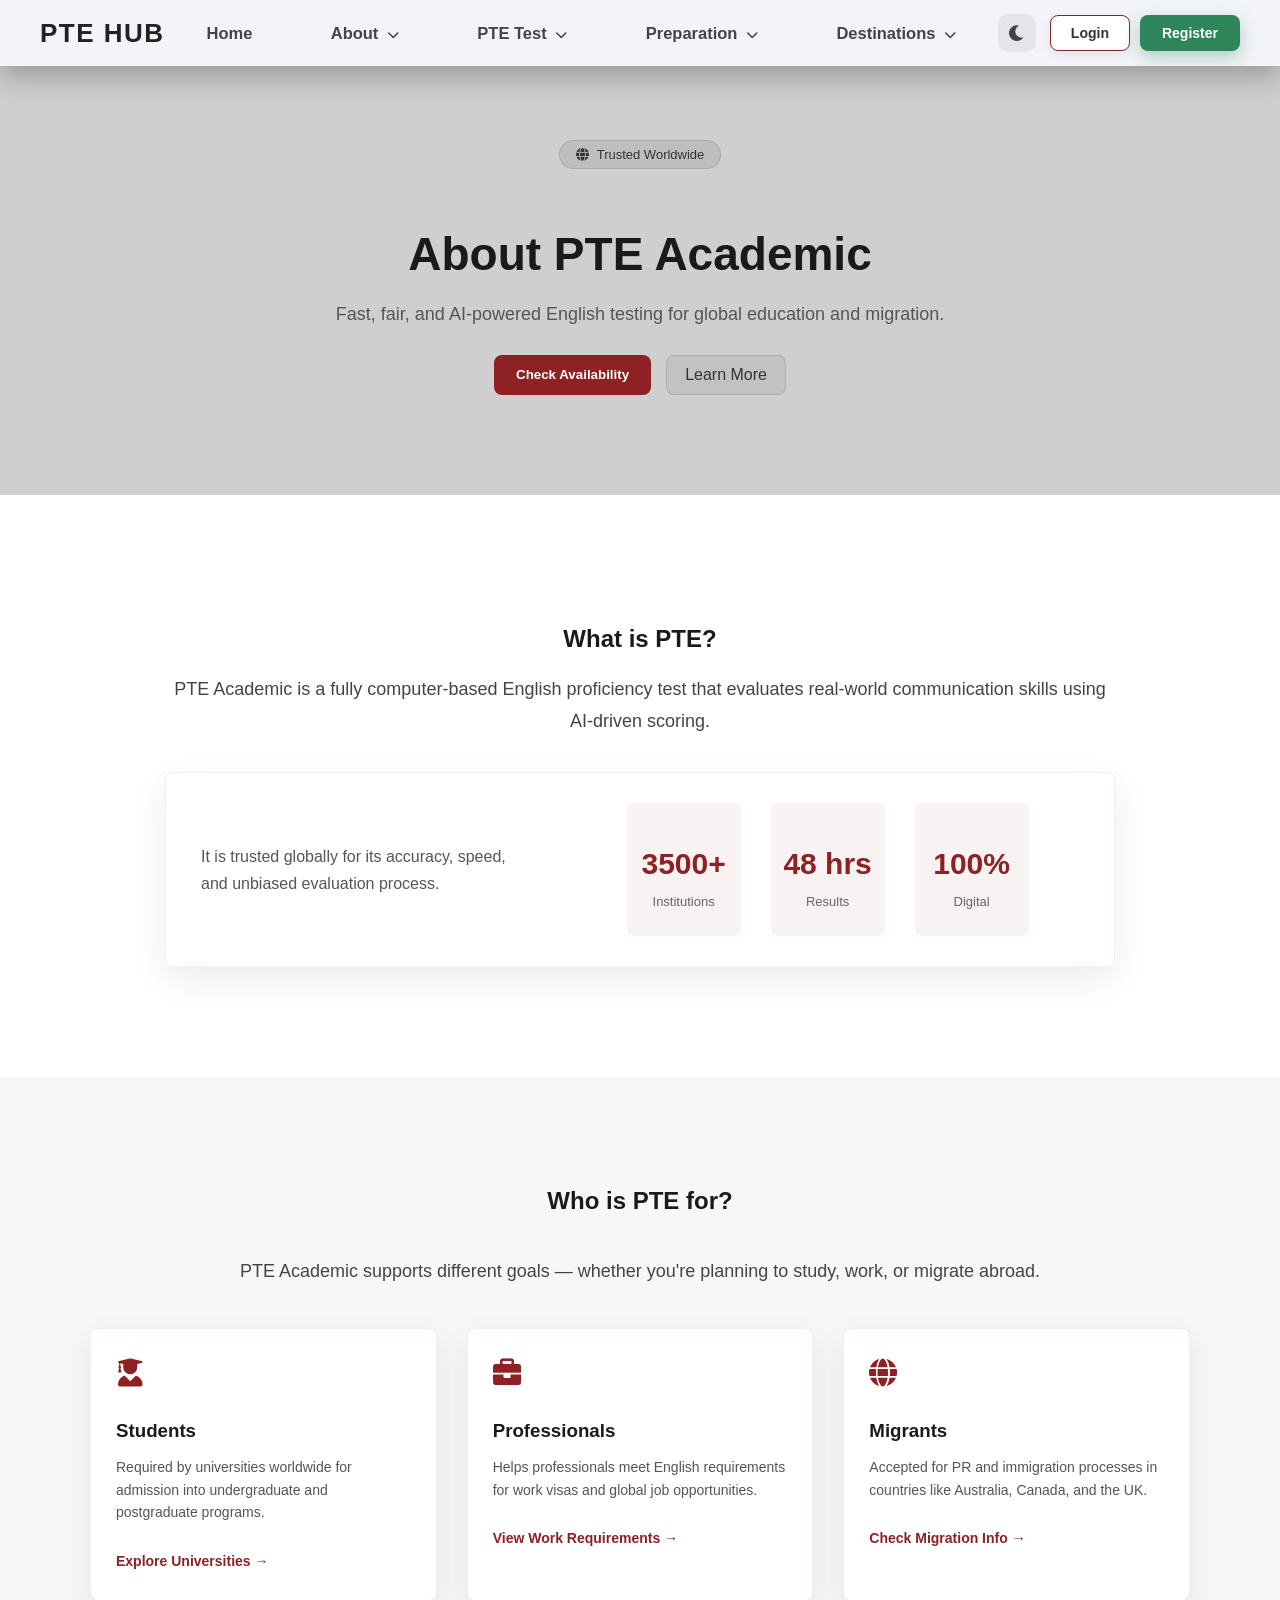
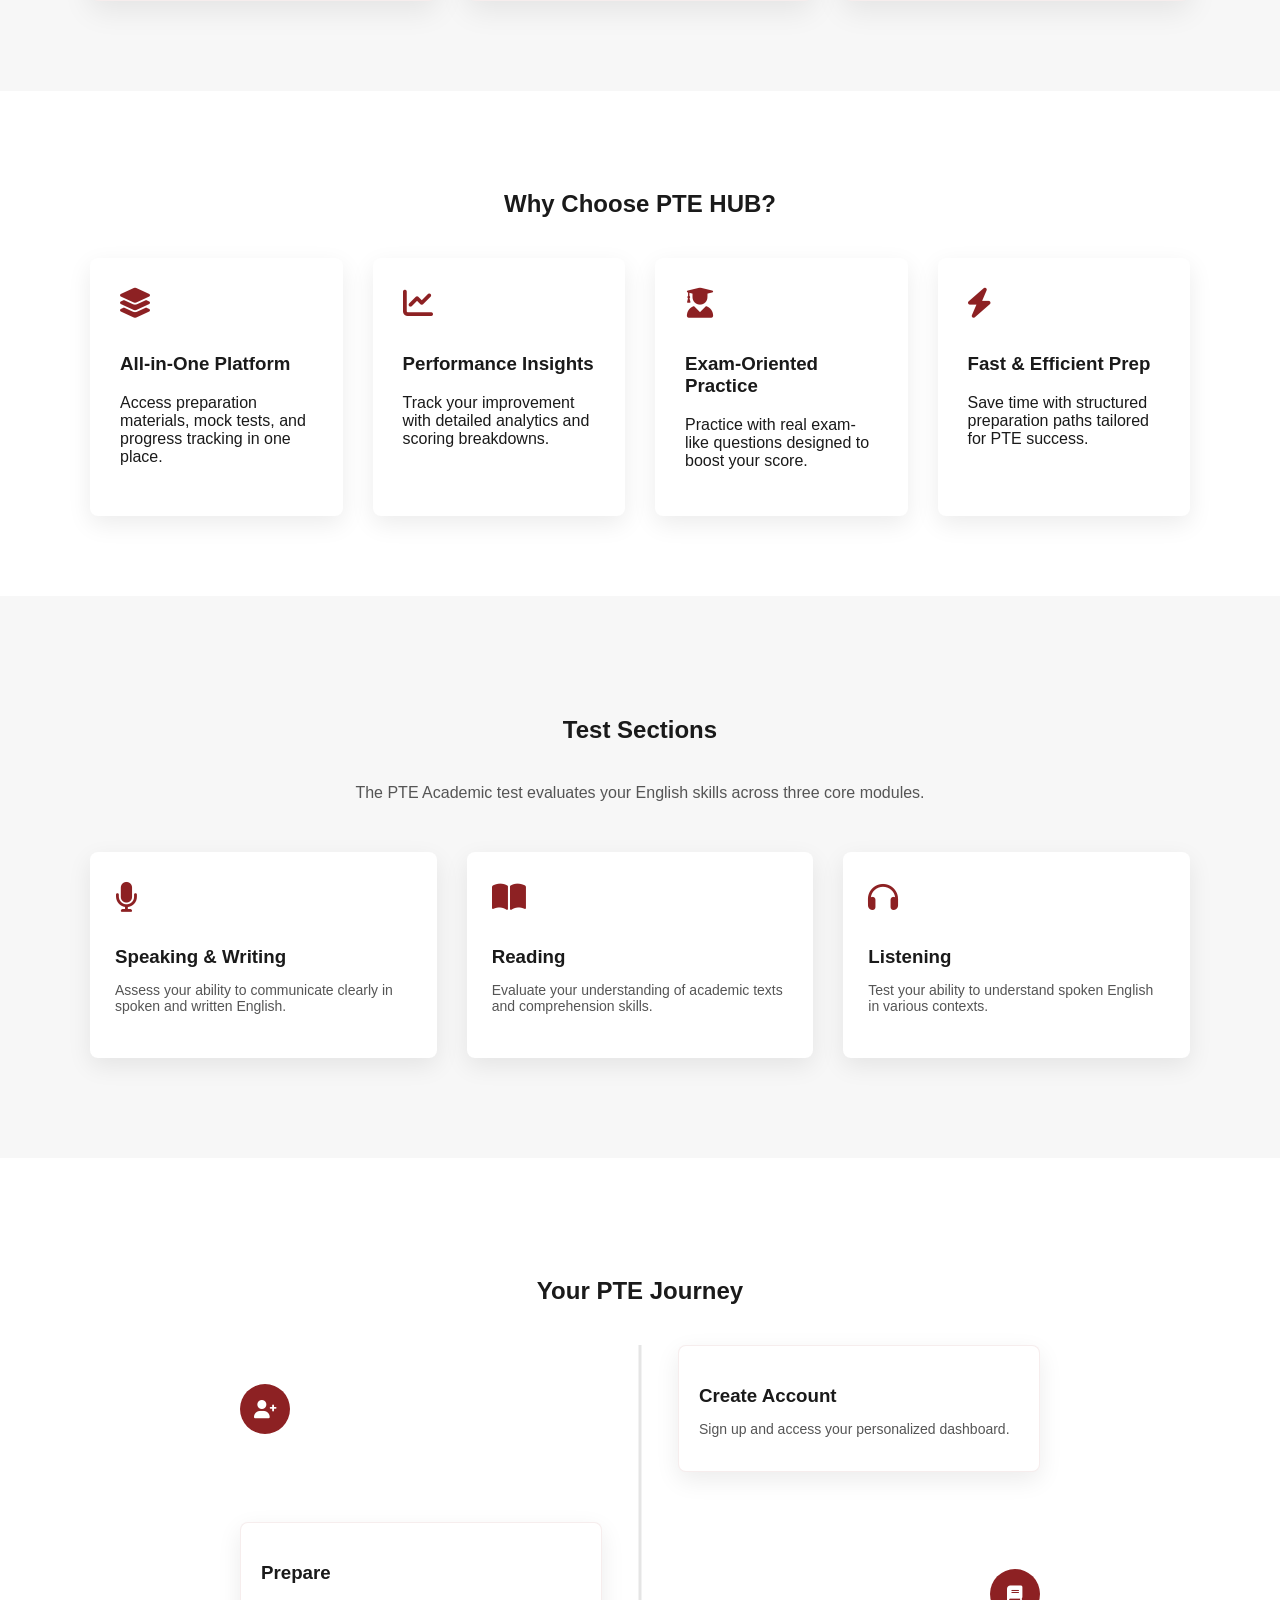
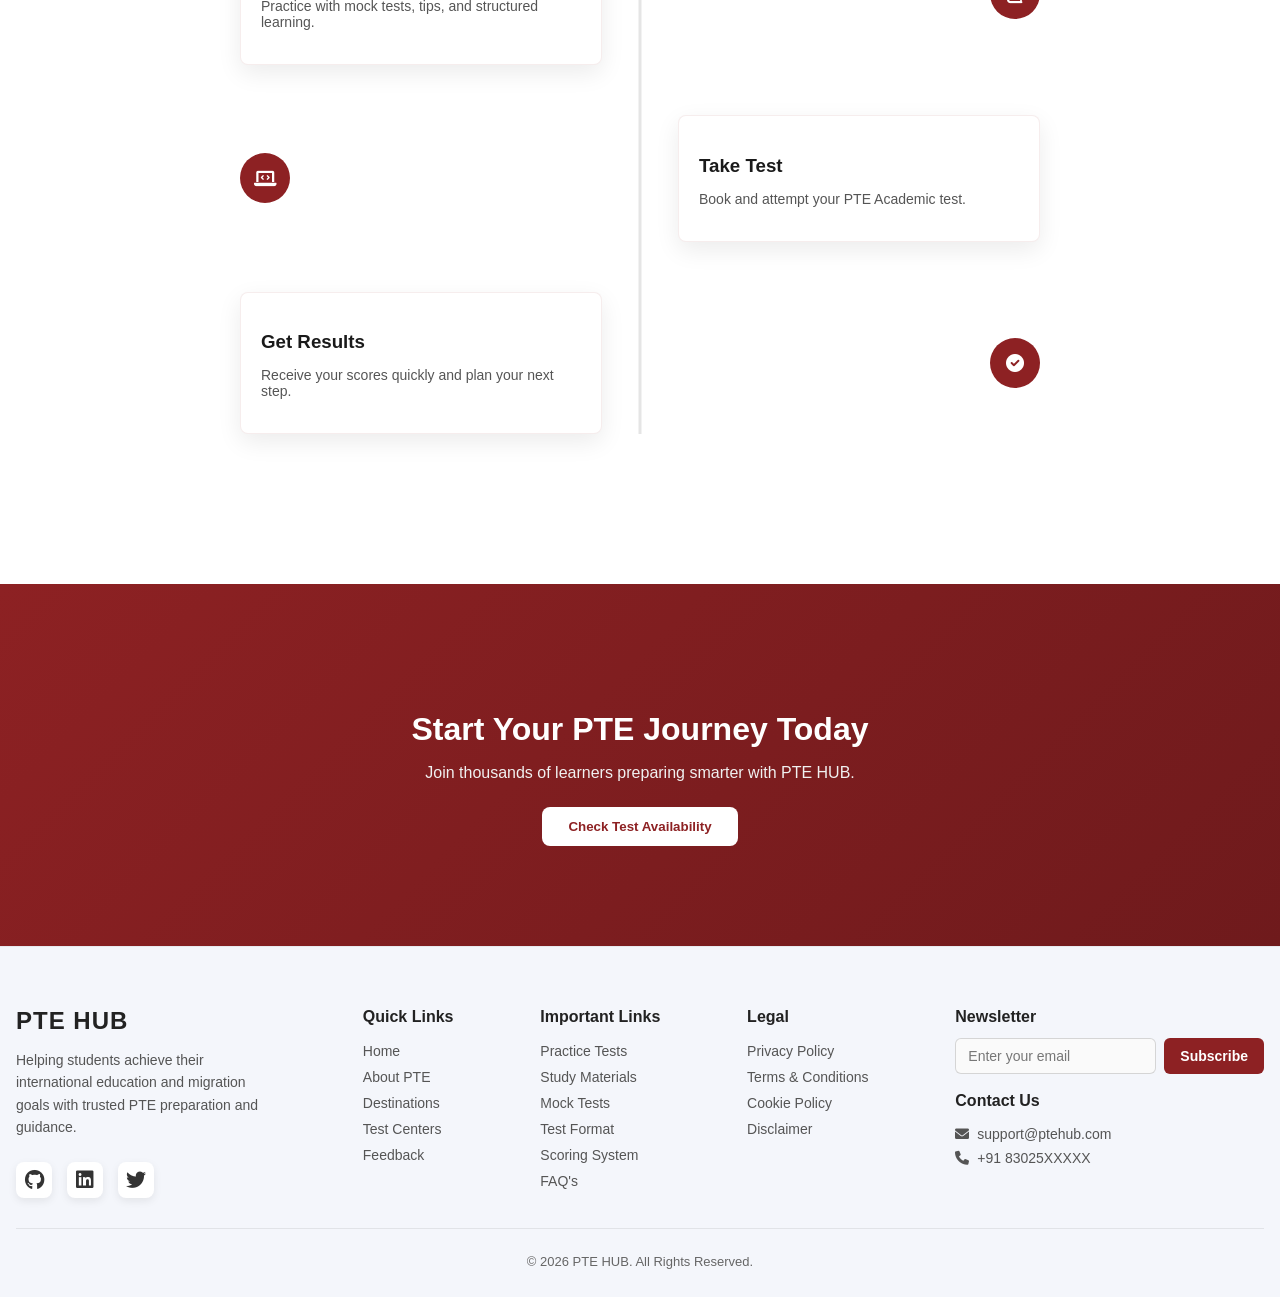
<file: pages/about.html>
<!DOCTYPE html>
<html lang="en">
<head>
    <meta charset="UTF-8">
    <meta name="viewport" content="width=device-width, initial-scale=1.0">
    <title>About PTE | PTE HUB</title>

    <link rel="stylesheet" href="../styles/css/style.css">
    <link rel="stylesheet" href="../styles/css/navbar.css">
    <link rel="stylesheet" href="../styles/css/footer.css">
    <link rel="stylesheet" href="../styles/css/about.css">
    <link rel="stylesheet" href="../styles/css/auth-popup.css">
    <link rel="stylesheet" href="../styles/css/theme.css">
    <link href="https://cdnjs.cloudflare.com/ajax/libs/font-awesome/6.0.0-beta3/css/all.min.css" rel="stylesheet">
    <script src="../scripts/js/theme.js"></script>
</head>

<body>

<header id="header">
    <div id="navbar-placeholder"></div>
</header>

<main>
<!-- HERO -->
<section class="about-hero" style="background-image: url('https://www.soccollege.uk/wp-content/uploads/2024/11/well-being-bg.jpg');">
    <div class="hero-overlay"></div>
    <div class="hero-inner">
        <span class="hero-badge">
            <i class="fas fa-globe"></i> Trusted Worldwide
        </span>
        <h1>About PTE Academic</h1>
        <p>
            Fast, fair, and AI-powered English testing for global education and migration.
        </p>
        <div class="hero-actions">
            <button class="primary-btn">Check Availability</button>
            <a href="#about-section" class="hero-link">Learn More</a>
        </div>
    </div>
</section>

<!-- WHAT IS PTE -->
<section id="about-section" class="about-section enhanced">
    <div class="container narrow">

        <h2>What is PTE?</h2>

        <p class="about-lead">
            PTE Academic is a fully computer-based English proficiency test that evaluates real-world communication skills using AI-driven scoring.
        </p>

        <div class="about-combined">

            <div class="about-info">
                <p>
                    It is trusted globally for its accuracy, speed, and unbiased evaluation process.
                </p>
            </div>

            <div class="about-stats">
                <div class="stat-box">
                    <h3>3500+</h3>
                    <p>Institutions</p>
                </div>

                <div class="stat-box">
                    <h3>48 hrs</h3>
                    <p>Results</p>
                </div>

                <div class="stat-box">
                    <h3>100%</h3>
                    <p>Digital</p>
                </div>
            </div>

        </div>

    </div>
</section>

<!-- WHO IS THIS FOR (ENHANCED) -->
<section class="about-section light">
    <div class="container">

        <h2 class="center-heading">Who is PTE for?</h2>

        <p class="about-lead">
            PTE Academic supports different goals — whether you're planning to study, work, or migrate abroad.
        </p>

        <div class="audience-grid">

            <!-- STUDENTS -->
            <div class="audience-card">
                <i class="fas fa-user-graduate"></i>
                <h3>Students</h3>
                <p>
                    Required by universities worldwide for admission into undergraduate and postgraduate programs.
                </p>
                <a href="#" class="audience-link">Explore Universities →</a>
            </div>

            <!-- PROFESSIONALS -->
            <div class="audience-card">
                <i class="fas fa-briefcase"></i>
                <h3>Professionals</h3>
                <p>
                    Helps professionals meet English requirements for work visas and global job opportunities.
                </p>
                <a href="#" class="audience-link">View Work Requirements →</a>
            </div>

            <!-- MIGRANTS -->
            <div class="audience-card">
                <i class="fas fa-globe"></i>
                <h3>Migrants</h3>
                <p>
                    Accepted for PR and immigration processes in countries like Australia, Canada, and the UK.
                </p>
                <a href="#" class="audience-link">Check Migration Info →</a>
            </div>

        </div>

    </div>
</section>

<!-- WHY CHOOSE PTE HUB -->
<section class="about-grid-section reveal">
    <div class="container">

        <h2 class="center-heading">Why Choose PTE HUB?</h2>

        <div class="about-grid">

            <div class="about-card">
                <i class="fas fa-layer-group"></i>
                <h3>All-in-One Platform</h3>
                <p>Access preparation materials, mock tests, and progress tracking in one place.</p>
            </div>

            <div class="about-card">
                <i class="fas fa-chart-line"></i>
                <h3>Performance Insights</h3>
                <p>Track your improvement with detailed analytics and scoring breakdowns.</p>
            </div>

            <div class="about-card">
                <i class="fas fa-user-graduate"></i>
                <h3>Exam-Oriented Practice</h3>
                <p>Practice with real exam-like questions designed to boost your score.</p>
            </div>

            <div class="about-card">
                <i class="fas fa-bolt"></i>
                <h3>Fast & Efficient Prep</h3>
                <p>Save time with structured preparation paths tailored for PTE success.</p>
            </div>

        </div>

    </div>
</section>

<section class="about-structure-section">
    <div class="container">

        <h2 class="center-heading">Test Sections</h2>

        <p class="structure-subtitle">
            The PTE Academic test evaluates your English skills across three core modules.
        </p>

        <div class="structure-grid">

            <div class="structure-card">
                <i class="fas fa-microphone"></i>
                <h3>Speaking & Writing</h3>
                <p>Assess your ability to communicate clearly in spoken and written English.</p>
            </div>

            <div class="structure-card">
                <i class="fas fa-book-open"></i>
                <h3>Reading</h3>
                <p>Evaluate your understanding of academic texts and comprehension skills.</p>
            </div>

            <div class="structure-card">
                <i class="fas fa-headphones"></i>
                <h3>Listening</h3>
                <p>Test your ability to understand spoken English in various contexts.</p>
            </div>

        </div>

    </div>
</section>

<!-- TIMELINE (MAIN JOURNEY) -->
<section class="timeline-section">
    <div class="container">

        <h2 class="center-heading">Your PTE Journey</h2>

        <div class="timeline">

            <div class="timeline-item">
                <div class="timeline-icon"><i class="fas fa-user-plus"></i></div>
                <div class="timeline-content">
                    <h3>Create Account</h3>
                    <p>Sign up and access your personalized dashboard.</p>
                </div>
            </div>

            <div class="timeline-item">
                <div class="timeline-icon"><i class="fas fa-book"></i></div>
                <div class="timeline-content">
                    <h3>Prepare</h3>
                    <p>Practice with mock tests, tips, and structured learning.</p>
                </div>
            </div>

            <div class="timeline-item">
                <div class="timeline-icon"><i class="fas fa-laptop-code"></i></div>
                <div class="timeline-content">
                    <h3>Take Test</h3>
                    <p>Book and attempt your PTE Academic test.</p>
                </div>
            </div>

            <div class="timeline-item">
                <div class="timeline-icon"><i class="fas fa-check-circle"></i></div>
                <div class="timeline-content">
                    <h3>Get Results</h3>
                    <p>Receive your scores quickly and plan your next step.</p>
                </div>
            </div>

        </div>

    </div>
</section>

<!-- CTA -->
<section class="about-cta">
    <div class="container">
        <h2>Start Your PTE Journey Today</h2>
        <p>Join thousands of learners preparing smarter with PTE HUB.</p>
        <button class="primary-btn">Check Test Availability</button>
    </div>
</section>

</main>

<div id="footer-placeholder"></div>
<div id="auth-popup-placeholder"></div>

<script src="../scripts/js/navbar.js"></script>
<script src="../scripts/js/footer.js"></script>
<script src="../scripts/js/script.js"></script>
<script src="../scripts/js/auth-popup.js"></script>

</body>
</html>
</file>
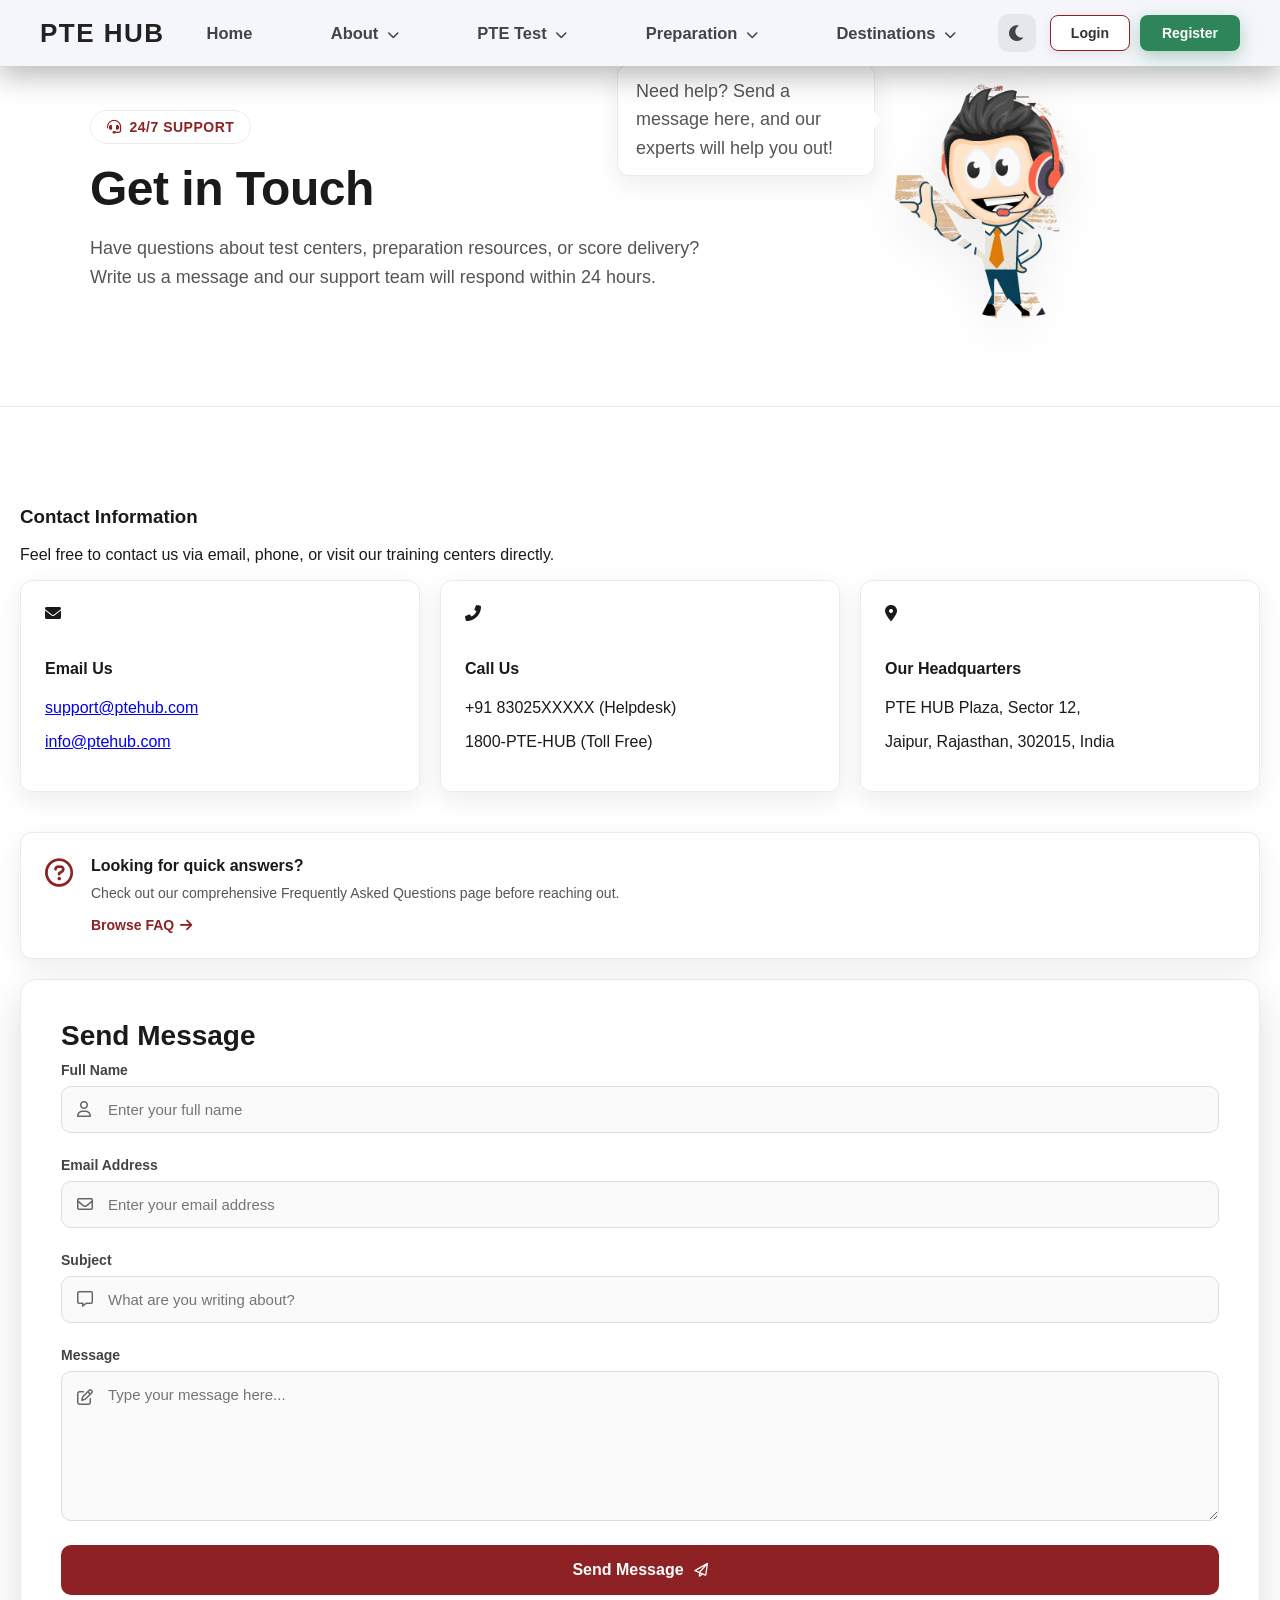
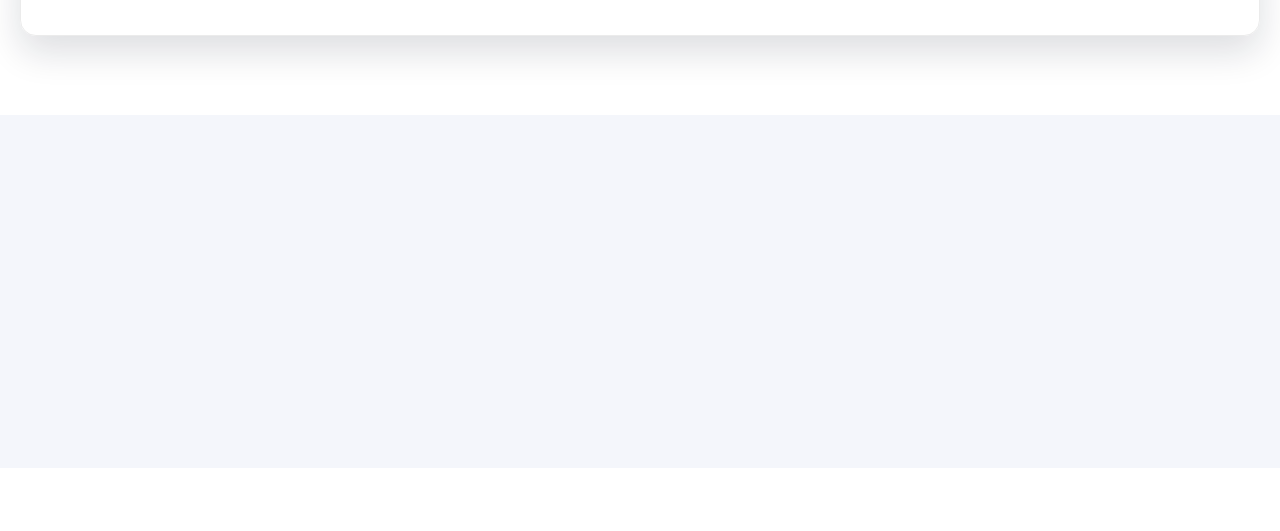
<file: pages/contact.html>
<!DOCTYPE html>
<html lang="en">
<head>
    <meta charset="UTF-8">
    <meta name="viewport" content="width=device-width, initial-scale=1.0">
    <title>Contact Us | PTE HUB</title>

    <link rel="stylesheet" href="../styles/css/style.css">
    <link rel="stylesheet" href="../styles/css/navbar.css">
    <link rel="stylesheet" href="../styles/css/footer.css">
    <link rel="stylesheet" href="../styles/css/contact.css">
    <link rel="stylesheet" href="../styles/css/auth-popup.css">
    <link rel="stylesheet" href="../styles/css/theme.css">

    <!-- Theme toggle script for dark/light mode -->
    <script src="../scripts/js/theme.js"></script>

    <link href="https://cdnjs.cloudflare.com/ajax/libs/font-awesome/6.0.0-beta3/css/all.min.css" rel="stylesheet">
</head>

<body>

    <header id="header">
        <div id="navbar-placeholder"></div>
    </header>

    <main>

        <!-- HERO -->
        <section class="contact-hero">
            <div class="hero-inner">
                <div class="hero-content">
                    <span class="hero-badge">
                        <i class="fas fa-headset"></i> 24/7 Support
                    </span>
                    <h1>Get in Touch</h1>
                    <p>
                        Have questions about test centers, preparation resources, or score delivery? Write us a message and our support team will respond within 24 hours.
                    </p>
                </div>
                <div class="hero-mascot-container">
                    <img src="../assets/images/mascot.png" alt="PTE Hub Mascot" class="hero-mascot">
                    <div class="mascot-speech">
                        <p>Need help? Send a message here, and our experts will help you out!</p>
                    </div>
                </div>
            </div>
        </section>

        <!-- CONTACT INFO & FORM SECTION -->
        <section class="contact-section">
            <div class="container">
                <div class="contact-wrapper">
                    
                    <!-- CONTACT INFO DETAILS -->
                    <div class="contact-info-column">
                        <h3>Contact Information</h3>
                        <p class="info-desc">Feel free to contact us via email, phone, or visit our training centers directly.</p>
                        
                        <div class="info-details-list">
                            <div class="info-card">
                                <div class="info-icon"><i class="fas fa-envelope"></i></div>
                                <div>
                                    <h4>Email Us</h4>
                                    <p><a href="mailto:support@ptehub.com">support@ptehub.com</a></p>
                                    <p><a href="mailto:info@ptehub.com">info@ptehub.com</a></p>
                                </div>
                            </div>

                            <div class="info-card">
                                <div class="info-icon"><i class="fas fa-phone-alt"></i></div>
                                <div>
                                    <h4>Call Us</h4>
                                    <p>+91 83025XXXXX (Helpdesk)</p>
                                    <p>1800-PTE-HUB (Toll Free)</p>
                                </div>
                            </div>

                            <div class="info-card">
                                <div class="info-icon"><i class="fas fa-map-marker-alt"></i></div>
                                <div>
                                    <h4>Our Headquarters</h4>
                                    <p>PTE HUB Plaza, Sector 12,</p>
                                    <p>Jaipur, Rajasthan, 302015, India</p>
                                </div>
                            </div>
                        </div>

                        <!-- FAQ CTA -->
                        <div class="contact-faq-cta">
                            <i class="far fa-question-circle faq-cta-icon"></i>
                            <div>
                                <h4>Looking for quick answers?</h4>
                                <p>Check out our comprehensive Frequently Asked Questions page before reaching out.</p>
                                <a href="/pages/faq.html" class="faq-cta-link">Browse FAQ <i class="fas fa-arrow-right"></i></a>
                            </div>
                        </div>
                    </div>

                    <!-- CONTACT FORM -->
                    <div class="contact-form-column">
                        <div class="contact-form-panel">
                            <h2>Send Message</h2>
                            <form id="contactForm">
                                <div class="form-group">
                                    <label for="contactName">Full Name</label>
                                    <div class="input-wrapper">
                                        <i class="far fa-user input-icon"></i>
                                        <input type="text" id="contactName" placeholder="Enter your full name" required>
                                    </div>
                                </div>

                                <div class="form-group">
                                    <label for="contactEmail">Email Address</label>
                                    <div class="input-wrapper">
                                        <i class="far fa-envelope input-icon"></i>
                                        <input type="email" id="contactEmail" placeholder="Enter your email address" required>
                                    </div>
                                </div>

                                <div class="form-group">
                                    <label for="contactSubject">Subject</label>
                                    <div class="input-wrapper">
                                        <i class="far fa-comment-alt input-icon"></i>
                                        <input type="text" id="contactSubject" placeholder="What are you writing about?" required>
                                    </div>
                                </div>

                                <div class="form-group">
                                    <label for="contactMessage">Message</label>
                                    <div class="input-wrapper align-start">
                                        <i class="far fa-edit input-icon text-area-icon"></i>
                                        <textarea id="contactMessage" rows="5" placeholder="Type your message here..." required></textarea>
                                    </div>
                                </div>

                                <button type="submit" class="submit-btn">Send Message <i class="far fa-paper-plane"></i></button>
                            </form>
                        </div>
                    </div>

                </div>
            </div>
        </section>

    </main>

    <div id="footer-placeholder"></div>
    <div id="auth-popup-placeholder"></div>

    <script src="../scripts/js/navbar.js"></script>
    <script src="../scripts/js/footer.js"></script>
    <script src="../scripts/js/script.js"></script>
    <script src="../scripts/js/auth-popup.js"></script>
    <script src="../scripts/js/theme.js"></script>

    <script>
    document.addEventListener("DOMContentLoaded", () => {
        const form = document.getElementById("contactForm");
        if(form){
            form.addEventListener("submit", (e) => {
                e.preventDefault();
                alert("Thank you! Your message has been submitted. Our support team will get back to you shortly.");
                form.reset();
            });
        }
    });
    </script>
</body>
</html>
</file>
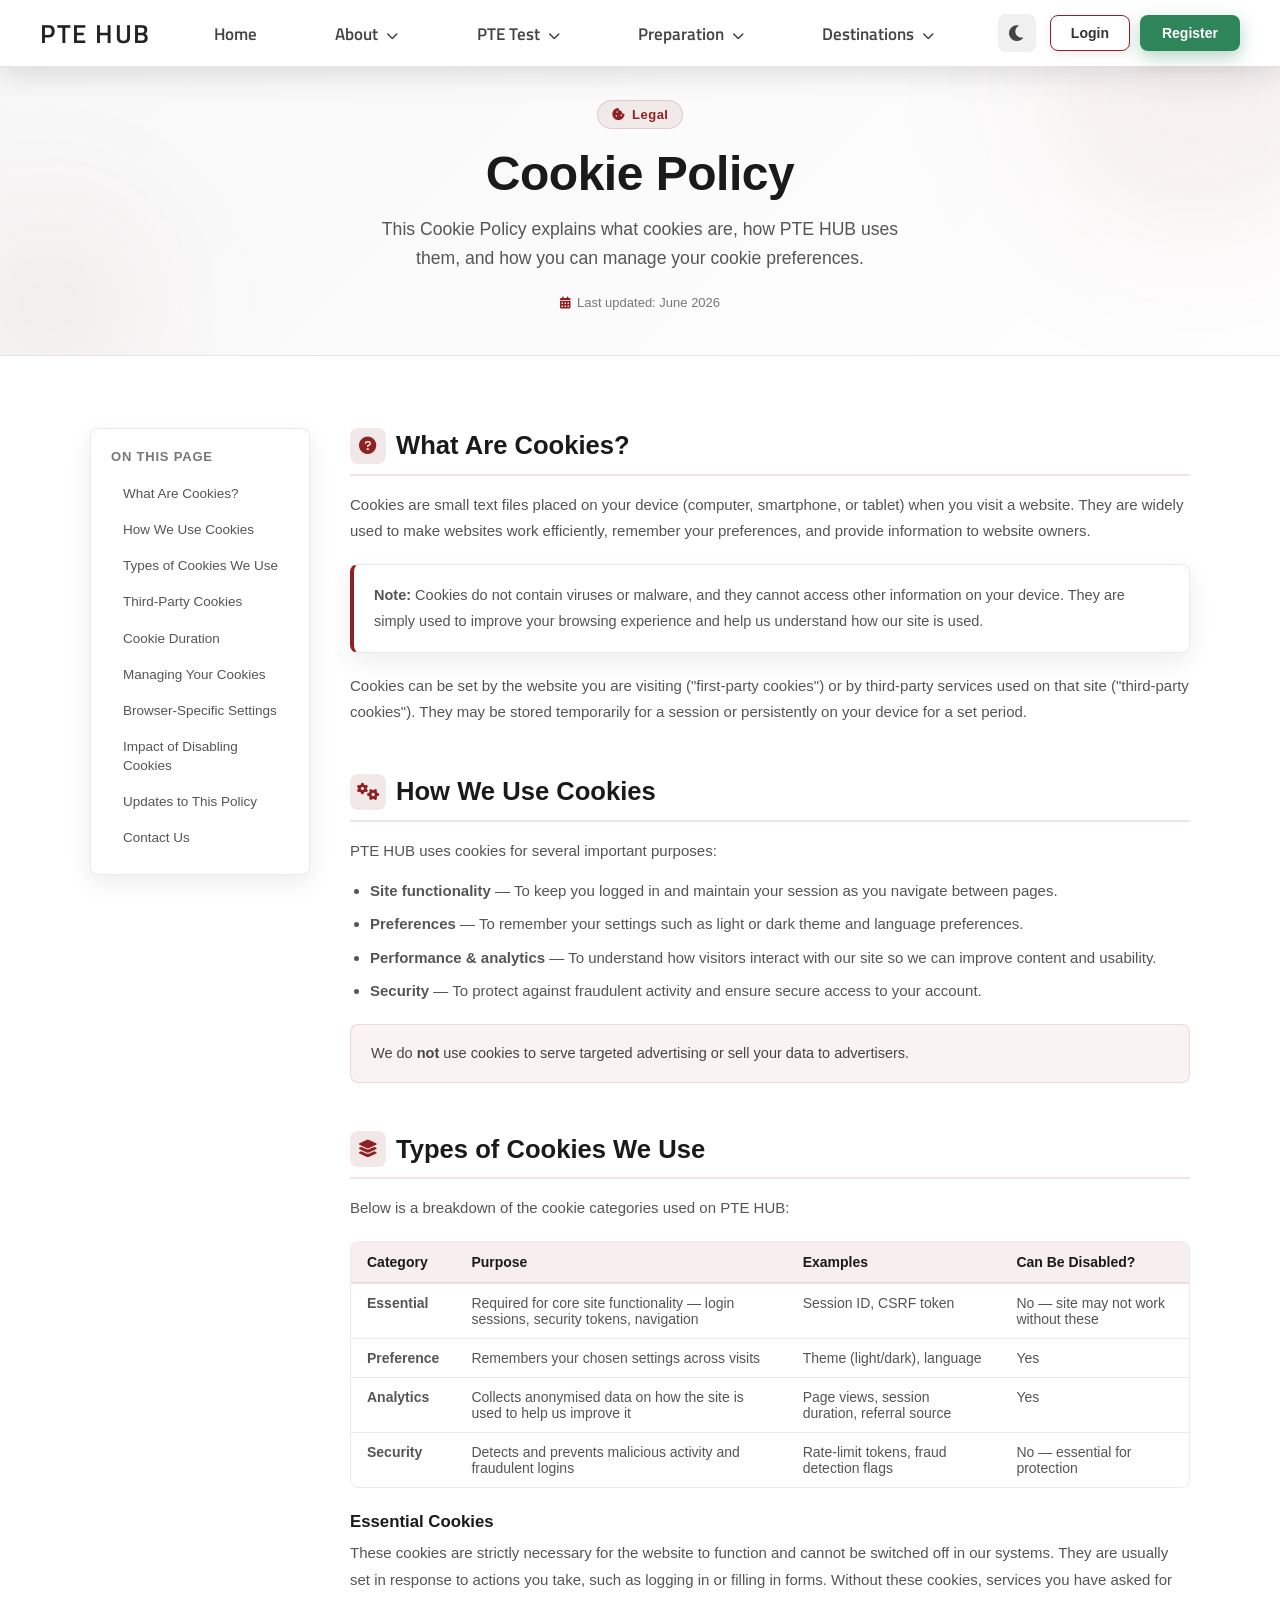
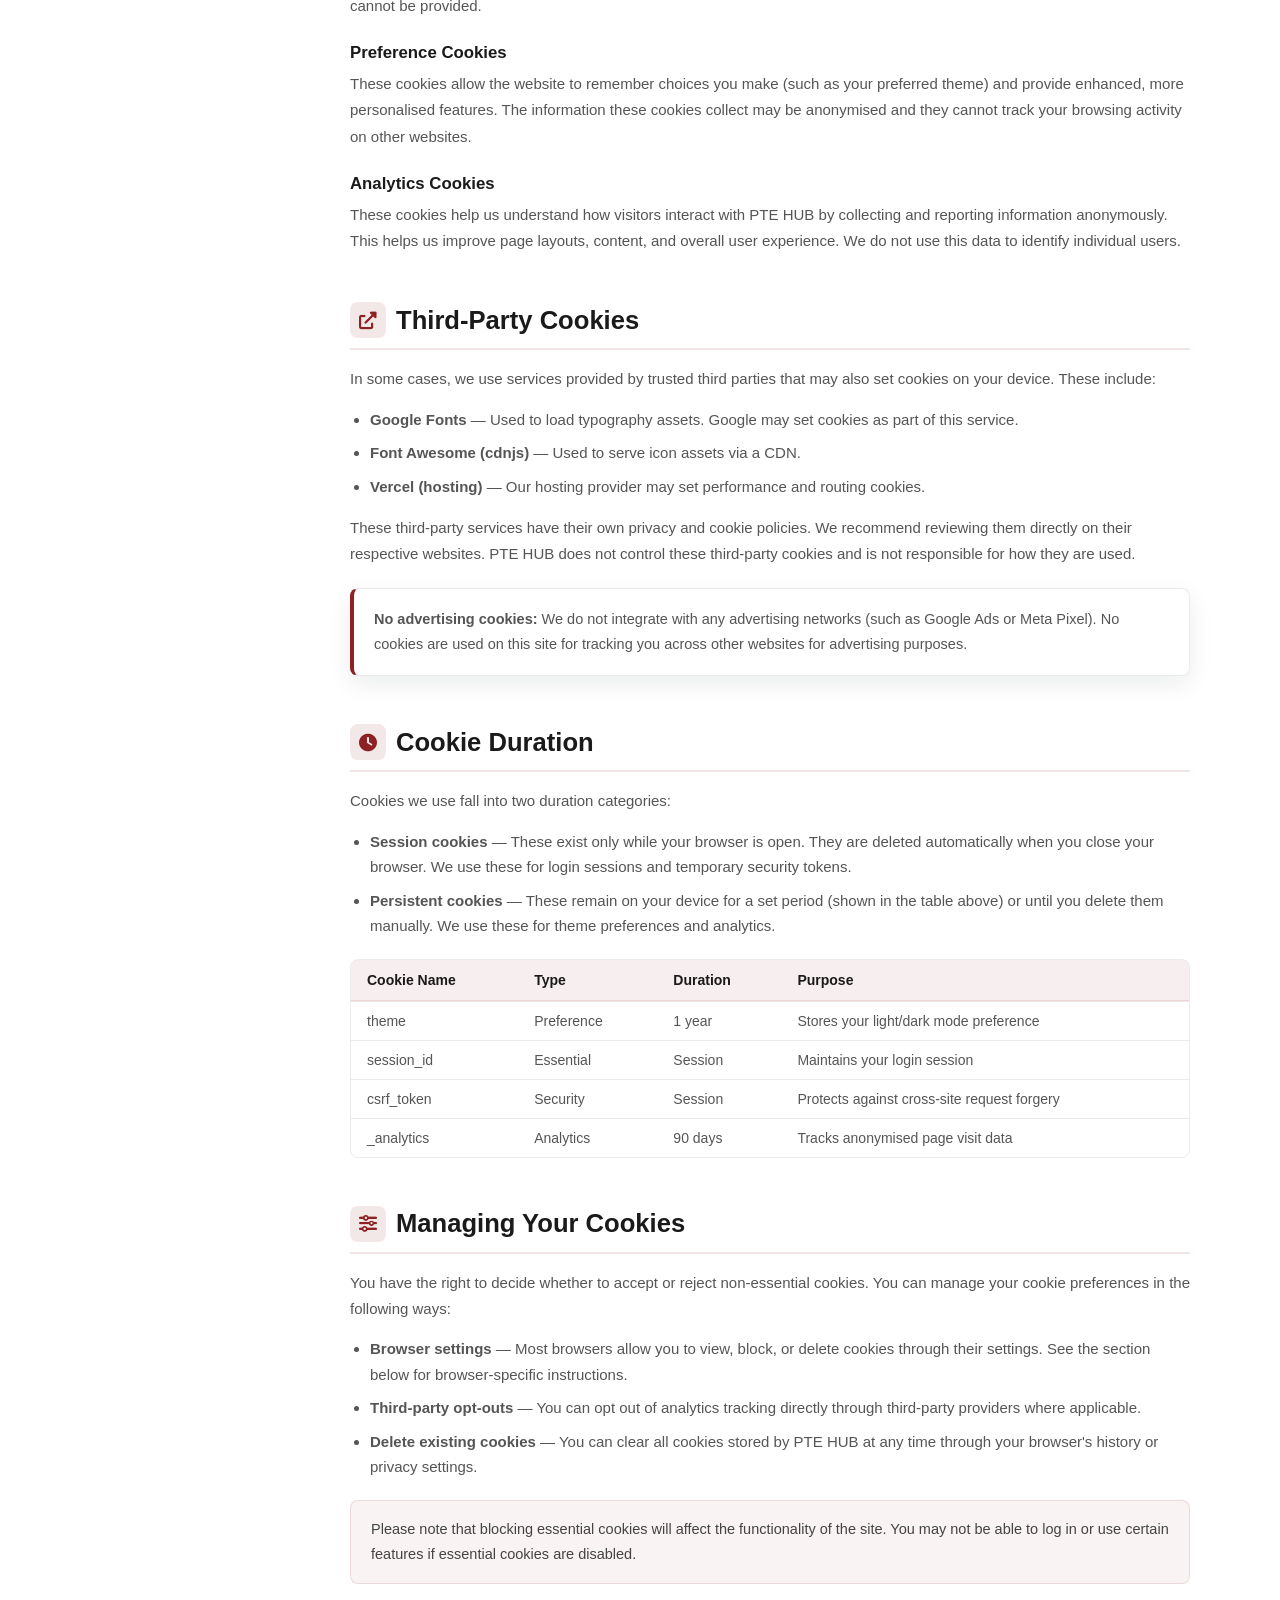
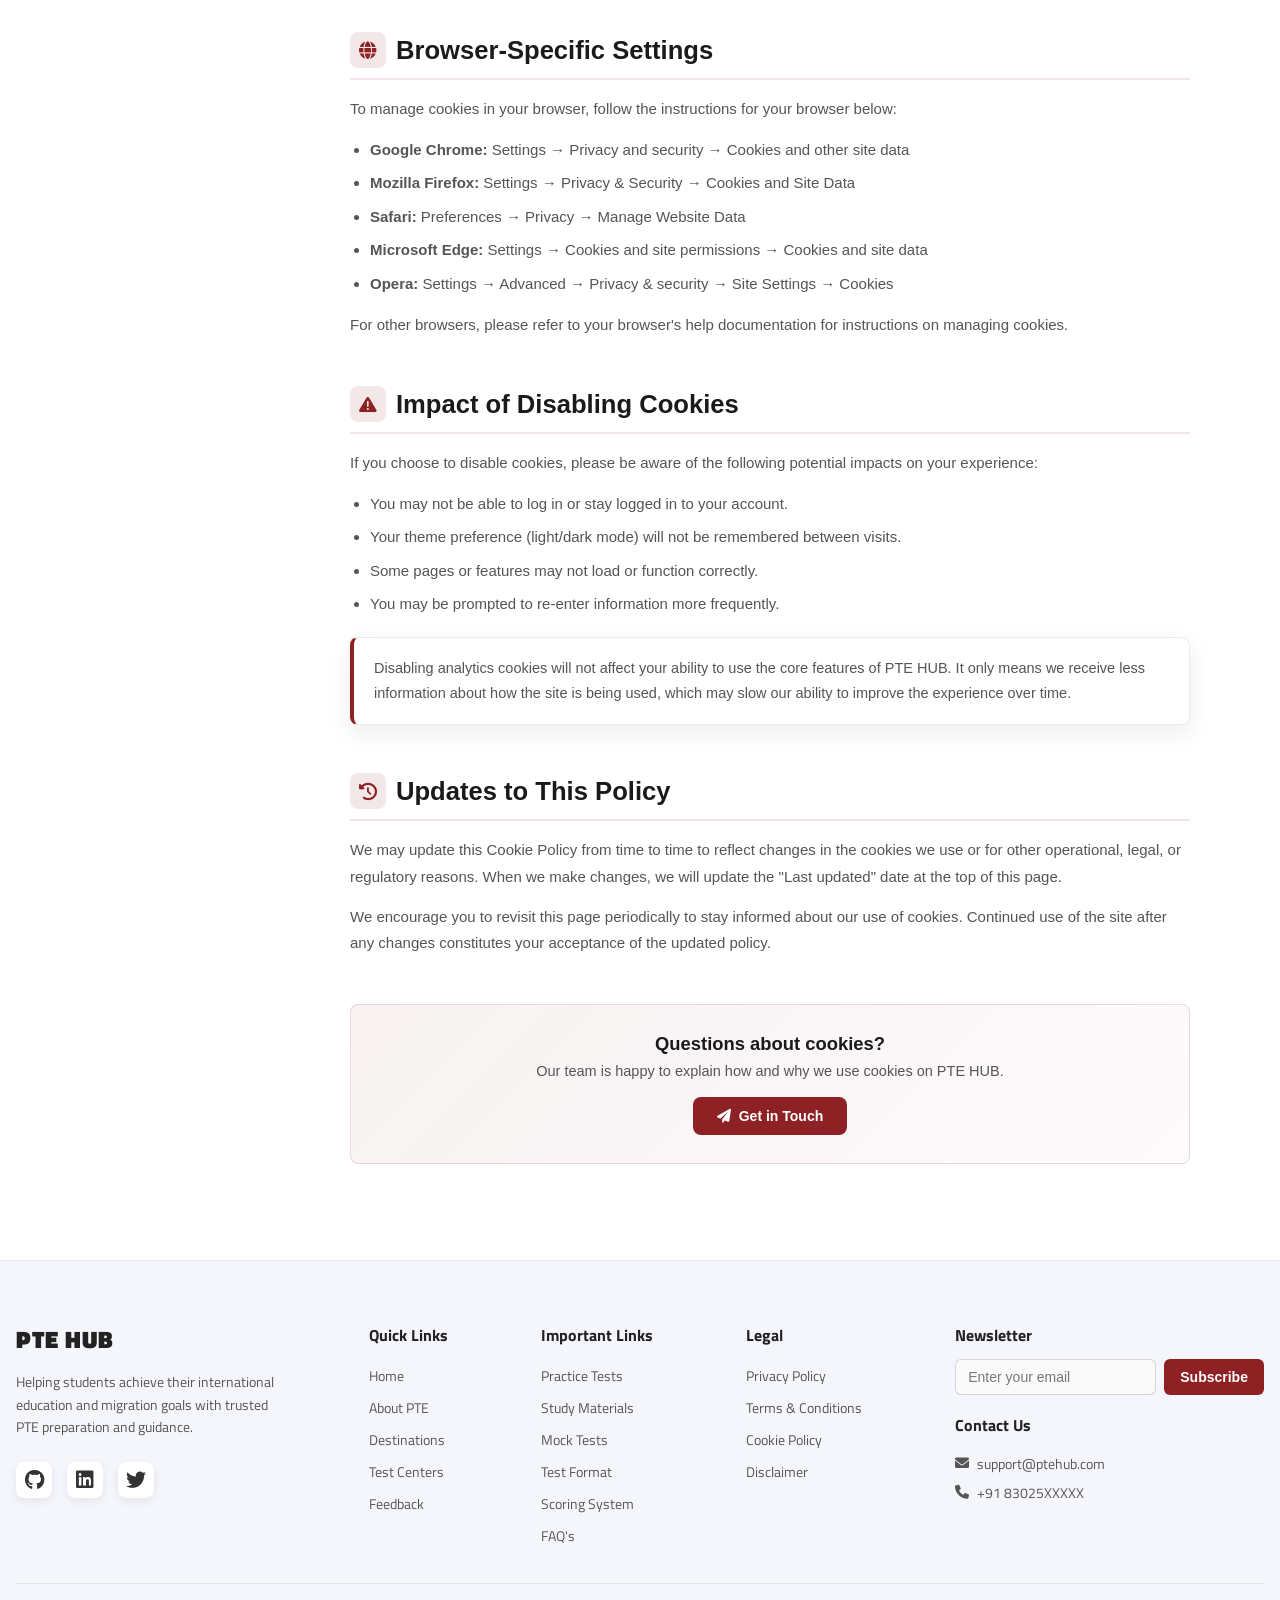
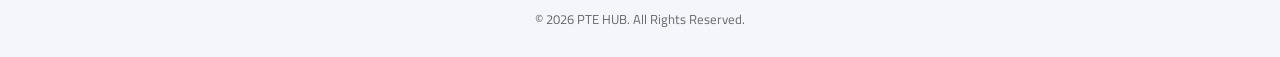
<file: pages/cookie-policy.html>
<!DOCTYPE html>
<html lang="en">
<head>
  <meta charset="UTF-8">
  <meta name="viewport" content="width=device-width, initial-scale=1.0">
  <title>Cookie Policy — PTE HUB</title>

  <link rel="preconnect" href="https://fonts.googleapis.com">
  <link rel="preconnect" href="https://fonts.gstatic.com" crossorigin>
  <link href="https://fonts.googleapis.com/css2?family=Titillium+Web:ital,wght@0,200;0,300;0,400;0,600;0,700;0,900;1,200;1,300;1,400;1,600;1,700&display=swap" rel="stylesheet">

  <link rel="stylesheet" href="../styles/css/theme.css">
  <link rel="stylesheet" href="../styles/css/style.css">
  <link rel="stylesheet" href="../styles/css/navbar.css">
  <link rel="stylesheet" href="../styles/css/footer.css">
  <link rel="stylesheet" href="../styles/css/auth-popup.css">
  <link rel="stylesheet" href="../styles/css/legal.css">

  <link href="https://cdnjs.cloudflare.com/ajax/libs/font-awesome/6.0.0-beta3/css/all.min.css" rel="stylesheet">
  <script src="../scripts/js/theme.js"></script>
</head>
<body>

  <!-- Navbar -->
  <header id="header">
    <div id="navbar-placeholder"></div>
  </header>

  <main>

    <!-- ── Hero ── -->
    <section class="legal-hero">
      <div class="legal-hero-inner">
        <div class="legal-badge">
          <i class="fas fa-cookie-bite"></i> Legal
        </div>
        <h1>Cookie Policy</h1>
        <p>This Cookie Policy explains what cookies are, how PTE HUB uses them, and how you can manage your cookie preferences.</p>
        <div class="legal-meta">
          <i class="fas fa-calendar-alt"></i>
          Last updated: June 2026
        </div>
      </div>
    </section>

    <!-- ── Content ── -->
    <div class="legal-layout">

      <!-- Sidebar TOC -->
      <aside class="legal-toc">
        <h3>On this page</h3>
        <ul>
          <li><a href="#what-are-cookies">What Are Cookies?</a></li>
          <li><a href="#how-we-use">How We Use Cookies</a></li>
          <li><a href="#types-of-cookies">Types of Cookies We Use</a></li>
          <li><a href="#third-party-cookies">Third-Party Cookies</a></li>
          <li><a href="#cookie-duration">Cookie Duration</a></li>
          <li><a href="#managing-cookies">Managing Your Cookies</a></li>
          <li><a href="#browser-settings">Browser-Specific Settings</a></li>
          <li><a href="#impact">Impact of Disabling Cookies</a></li>
          <li><a href="#updates">Updates to This Policy</a></li>
          <li><a href="#contact">Contact Us</a></li>
        </ul>
      </aside>

      <!-- Main content -->
      <article class="legal-content">

        <div class="legal-section" id="what-are-cookies">
          <h2><i class="fas fa-question-circle"></i> What Are Cookies?</h2>
          <p>Cookies are small text files placed on your device (computer, smartphone, or tablet) when you visit a website. They are widely used to make websites work efficiently, remember your preferences, and provide information to website owners.</p>
          <div class="legal-card">
            <p><strong>Note:</strong> Cookies do not contain viruses or malware, and they cannot access other information on your device. They are simply used to improve your browsing experience and help us understand how our site is used.</p>
          </div>
          <p>Cookies can be set by the website you are visiting ("first-party cookies") or by third-party services used on that site ("third-party cookies"). They may be stored temporarily for a session or persistently on your device for a set period.</p>
        </div>

        <div class="legal-section" id="how-we-use">
          <h2><i class="fas fa-cogs"></i> How We Use Cookies</h2>
          <p>PTE HUB uses cookies for several important purposes:</p>
          <ul>
            <li><strong>Site functionality</strong> — To keep you logged in and maintain your session as you navigate between pages.</li>
            <li><strong>Preferences</strong> — To remember your settings such as light or dark theme and language preferences.</li>
            <li><strong>Performance &amp; analytics</strong> — To understand how visitors interact with our site so we can improve content and usability.</li>
            <li><strong>Security</strong> — To protect against fraudulent activity and ensure secure access to your account.</li>
          </ul>
          <div class="legal-highlight">
            <p>We do <strong>not</strong> use cookies to serve targeted advertising or sell your data to advertisers.</p>
          </div>
        </div>

        <div class="legal-section" id="types-of-cookies">
          <h2><i class="fas fa-layer-group"></i> Types of Cookies We Use</h2>
          <p>Below is a breakdown of the cookie categories used on PTE HUB:</p>

          <div class="legal-table-wrap">
            <table class="legal-table">
              <thead>
                <tr>
                  <th>Category</th>
                  <th>Purpose</th>
                  <th>Examples</th>
                  <th>Can Be Disabled?</th>
                </tr>
              </thead>
              <tbody>
                <tr>
                  <td><strong>Essential</strong></td>
                  <td>Required for core site functionality — login sessions, security tokens, navigation</td>
                  <td>Session ID, CSRF token</td>
                  <td>No — site may not work without these</td>
                </tr>
                <tr>
                  <td><strong>Preference</strong></td>
                  <td>Remembers your chosen settings across visits</td>
                  <td>Theme (light/dark), language</td>
                  <td>Yes</td>
                </tr>
                <tr>
                  <td><strong>Analytics</strong></td>
                  <td>Collects anonymised data on how the site is used to help us improve it</td>
                  <td>Page views, session duration, referral source</td>
                  <td>Yes</td>
                </tr>
                <tr>
                  <td><strong>Security</strong></td>
                  <td>Detects and prevents malicious activity and fraudulent logins</td>
                  <td>Rate-limit tokens, fraud detection flags</td>
                  <td>No — essential for protection</td>
                </tr>
              </tbody>
            </table>
          </div>

          <h3>Essential Cookies</h3>
          <p>These cookies are strictly necessary for the website to function and cannot be switched off in our systems. They are usually set in response to actions you take, such as logging in or filling in forms. Without these cookies, services you have asked for cannot be provided.</p>

          <h3>Preference Cookies</h3>
          <p>These cookies allow the website to remember choices you make (such as your preferred theme) and provide enhanced, more personalised features. The information these cookies collect may be anonymised and they cannot track your browsing activity on other websites.</p>

          <h3>Analytics Cookies</h3>
          <p>These cookies help us understand how visitors interact with PTE HUB by collecting and reporting information anonymously. This helps us improve page layouts, content, and overall user experience. We do not use this data to identify individual users.</p>
        </div>

        <div class="legal-section" id="third-party-cookies">
          <h2><i class="fas fa-external-link-alt"></i> Third-Party Cookies</h2>
          <p>In some cases, we use services provided by trusted third parties that may also set cookies on your device. These include:</p>
          <ul>
            <li><strong>Google Fonts</strong> — Used to load typography assets. Google may set cookies as part of this service.</li>
            <li><strong>Font Awesome (cdnjs)</strong> — Used to serve icon assets via a CDN.</li>
            <li><strong>Vercel (hosting)</strong> — Our hosting provider may set performance and routing cookies.</li>
          </ul>
          <p>These third-party services have their own privacy and cookie policies. We recommend reviewing them directly on their respective websites. PTE HUB does not control these third-party cookies and is not responsible for how they are used.</p>
          <div class="legal-card">
            <p><strong>No advertising cookies:</strong> We do not integrate with any advertising networks (such as Google Ads or Meta Pixel). No cookies are used on this site for tracking you across other websites for advertising purposes.</p>
          </div>
        </div>

        <div class="legal-section" id="cookie-duration">
          <h2><i class="fas fa-clock"></i> Cookie Duration</h2>
          <p>Cookies we use fall into two duration categories:</p>
          <ul>
            <li><strong>Session cookies</strong> — These exist only while your browser is open. They are deleted automatically when you close your browser. We use these for login sessions and temporary security tokens.</li>
            <li><strong>Persistent cookies</strong> — These remain on your device for a set period (shown in the table above) or until you delete them manually. We use these for theme preferences and analytics.</li>
          </ul>

          <div class="legal-table-wrap">
            <table class="legal-table">
              <thead>
                <tr>
                  <th>Cookie Name</th>
                  <th>Type</th>
                  <th>Duration</th>
                  <th>Purpose</th>
                </tr>
              </thead>
              <tbody>
                <tr>
                  <td>theme</td>
                  <td>Preference</td>
                  <td>1 year</td>
                  <td>Stores your light/dark mode preference</td>
                </tr>
                <tr>
                  <td>session_id</td>
                  <td>Essential</td>
                  <td>Session</td>
                  <td>Maintains your login session</td>
                </tr>
                <tr>
                  <td>csrf_token</td>
                  <td>Security</td>
                  <td>Session</td>
                  <td>Protects against cross-site request forgery</td>
                </tr>
                <tr>
                  <td>_analytics</td>
                  <td>Analytics</td>
                  <td>90 days</td>
                  <td>Tracks anonymised page visit data</td>
                </tr>
              </tbody>
            </table>
          </div>
        </div>

        <div class="legal-section" id="managing-cookies">
          <h2><i class="fas fa-sliders-h"></i> Managing Your Cookies</h2>
          <p>You have the right to decide whether to accept or reject non-essential cookies. You can manage your cookie preferences in the following ways:</p>
          <ul>
            <li><strong>Browser settings</strong> — Most browsers allow you to view, block, or delete cookies through their settings. See the section below for browser-specific instructions.</li>
            <li><strong>Third-party opt-outs</strong> — You can opt out of analytics tracking directly through third-party providers where applicable.</li>
            <li><strong>Delete existing cookies</strong> — You can clear all cookies stored by PTE HUB at any time through your browser's history or privacy settings.</li>
          </ul>
          <div class="legal-highlight">
            <p>Please note that blocking essential cookies will affect the functionality of the site. You may not be able to log in or use certain features if essential cookies are disabled.</p>
          </div>
        </div>

        <div class="legal-section" id="browser-settings">
          <h2><i class="fas fa-globe"></i> Browser-Specific Settings</h2>
          <p>To manage cookies in your browser, follow the instructions for your browser below:</p>
          <ul>
            <li><strong>Google Chrome:</strong> Settings → Privacy and security → Cookies and other site data</li>
            <li><strong>Mozilla Firefox:</strong> Settings → Privacy &amp; Security → Cookies and Site Data</li>
            <li><strong>Safari:</strong> Preferences → Privacy → Manage Website Data</li>
            <li><strong>Microsoft Edge:</strong> Settings → Cookies and site permissions → Cookies and site data</li>
            <li><strong>Opera:</strong> Settings → Advanced → Privacy &amp; security → Site Settings → Cookies</li>
          </ul>
          <p>For other browsers, please refer to your browser's help documentation for instructions on managing cookies.</p>
        </div>

        <div class="legal-section" id="impact">
          <h2><i class="fas fa-exclamation-triangle"></i> Impact of Disabling Cookies</h2>
          <p>If you choose to disable cookies, please be aware of the following potential impacts on your experience:</p>
          <ul>
            <li>You may not be able to log in or stay logged in to your account.</li>
            <li>Your theme preference (light/dark mode) will not be remembered between visits.</li>
            <li>Some pages or features may not load or function correctly.</li>
            <li>You may be prompted to re-enter information more frequently.</li>
          </ul>
          <div class="legal-card">
            <p>Disabling analytics cookies will not affect your ability to use the core features of PTE HUB. It only means we receive less information about how the site is being used, which may slow our ability to improve the experience over time.</p>
          </div>
        </div>

        <div class="legal-section" id="updates">
          <h2><i class="fas fa-history"></i> Updates to This Policy</h2>
          <p>We may update this Cookie Policy from time to time to reflect changes in the cookies we use or for other operational, legal, or regulatory reasons. When we make changes, we will update the "Last updated" date at the top of this page.</p>
          <p>We encourage you to revisit this page periodically to stay informed about our use of cookies. Continued use of the site after any changes constitutes your acceptance of the updated policy.</p>
        </div>

        <div class="legal-contact-box">
          <h3>Questions about cookies?</h3>
          <p>Our team is happy to explain how and why we use cookies on PTE HUB.</p>
          <a href="./contact.html" class="legal-btn">
            <i class="fas fa-paper-plane"></i> Get in Touch
          </a>
        </div>

      </article>
    </div>

  </main>

  <div id="footer-placeholder"></div>
  <div id="auth-popup-placeholder"></div>

  <script src="../scripts/js/navbar.js"></script>
  <script src="../scripts/js/footer.js"></script>
  <script src="../scripts/js/script.js"></script>
  <script src="../scripts/js/auth-popup.js"></script>

  <script>
    const sections = document.querySelectorAll('.legal-section');
    const tocLinks = document.querySelectorAll('.legal-toc a');
    const observer = new IntersectionObserver(entries => {
      entries.forEach(entry => {
        if (entry.isIntersecting) {
          tocLinks.forEach(l => l.classList.remove('active'));
          const active = document.querySelector(`.legal-toc a[href="#${entry.target.id}"]`);
          if (active) active.classList.add('active');
        }
      });
    }, { rootMargin: '-20% 0px -70% 0px' });
    sections.forEach(s => observer.observe(s));
  </script>

  <button id="scrollTopBtn" title="Back to top"><i class="fas fa-arrow-up"></i></button>
</body>
</html>
</file>
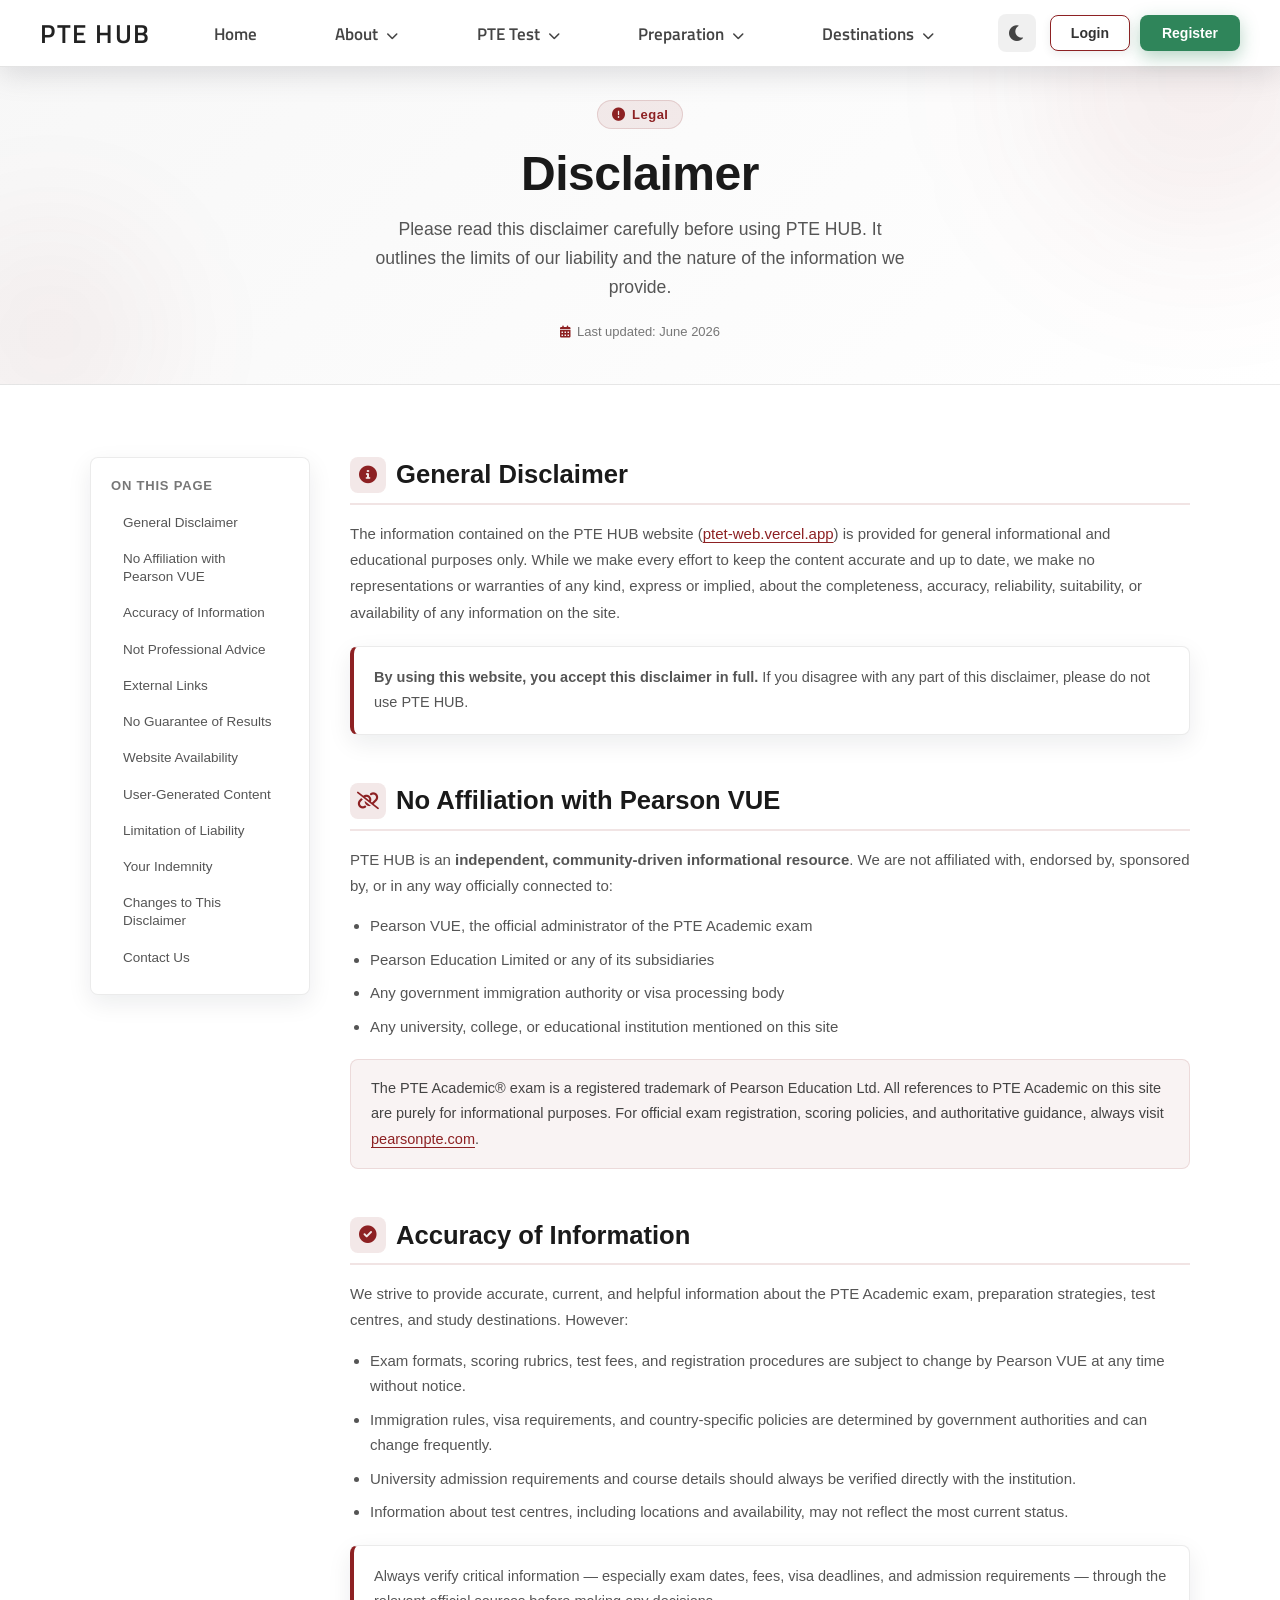
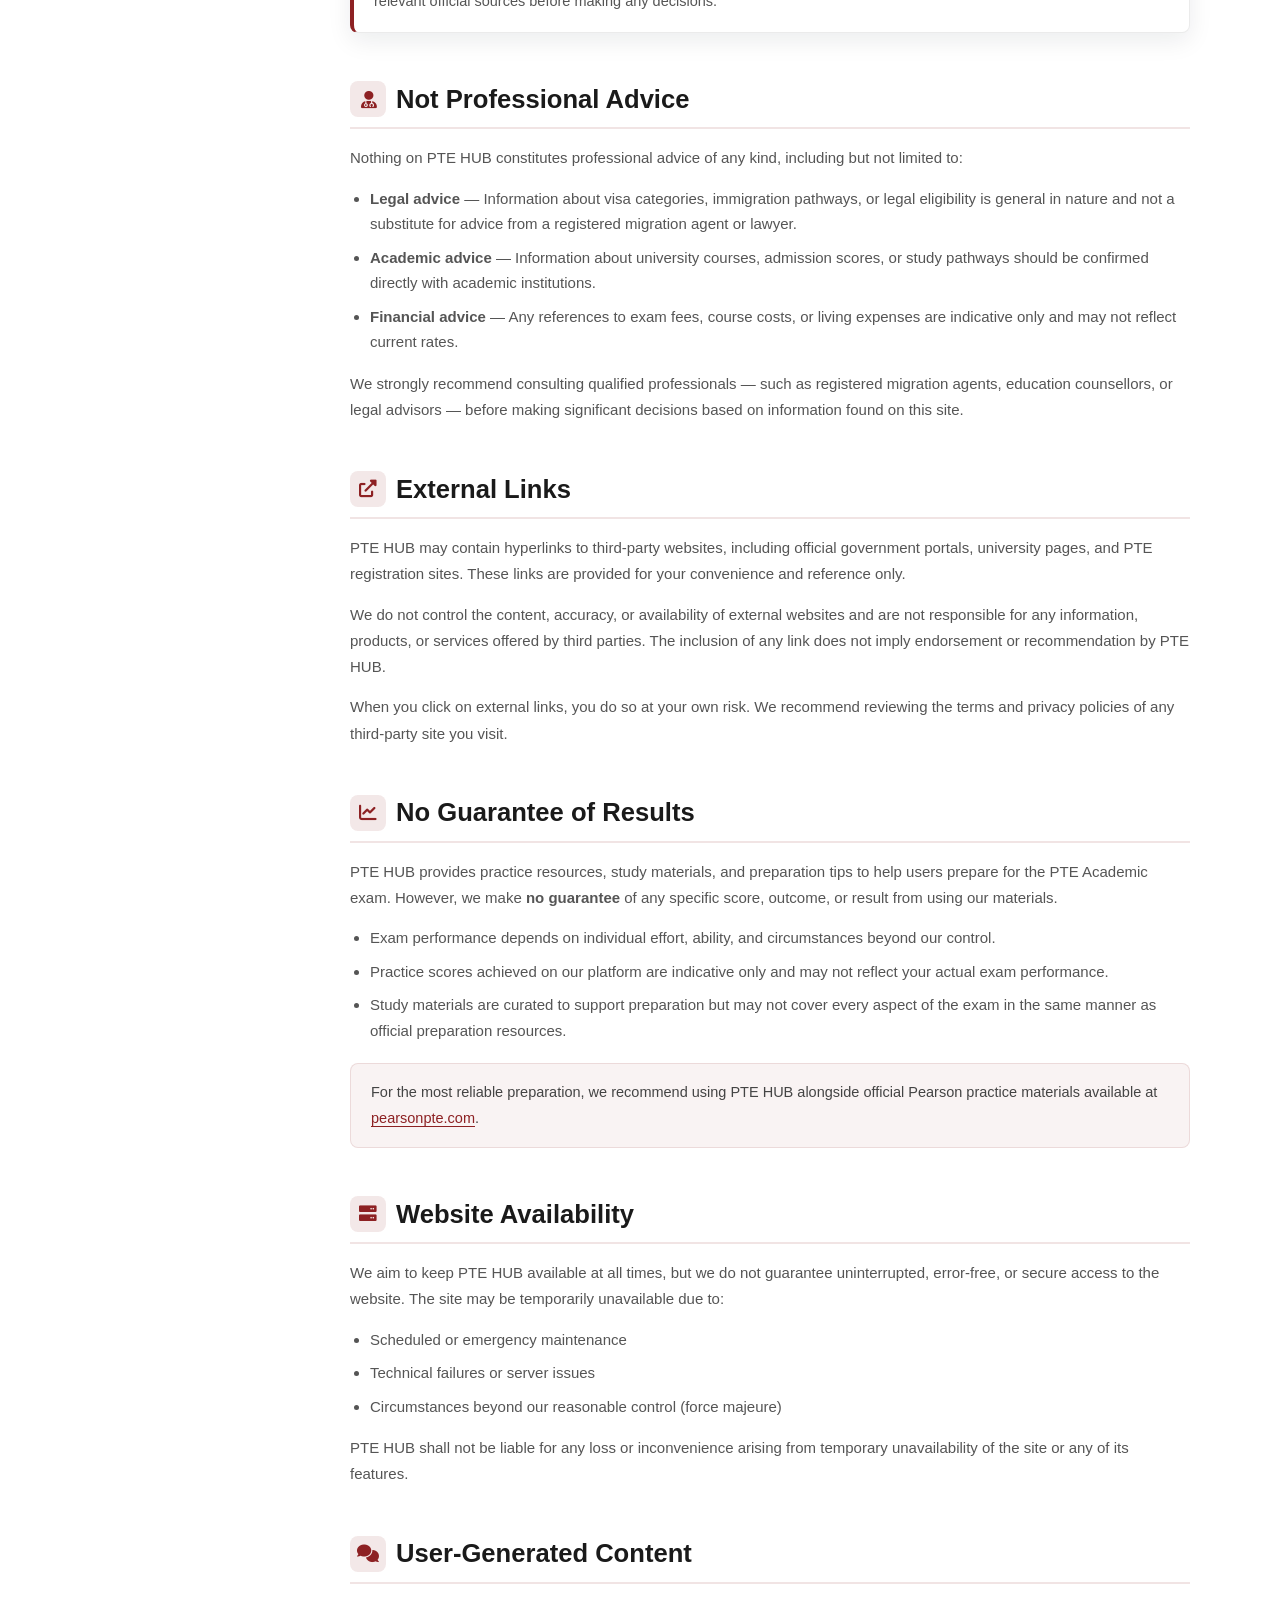
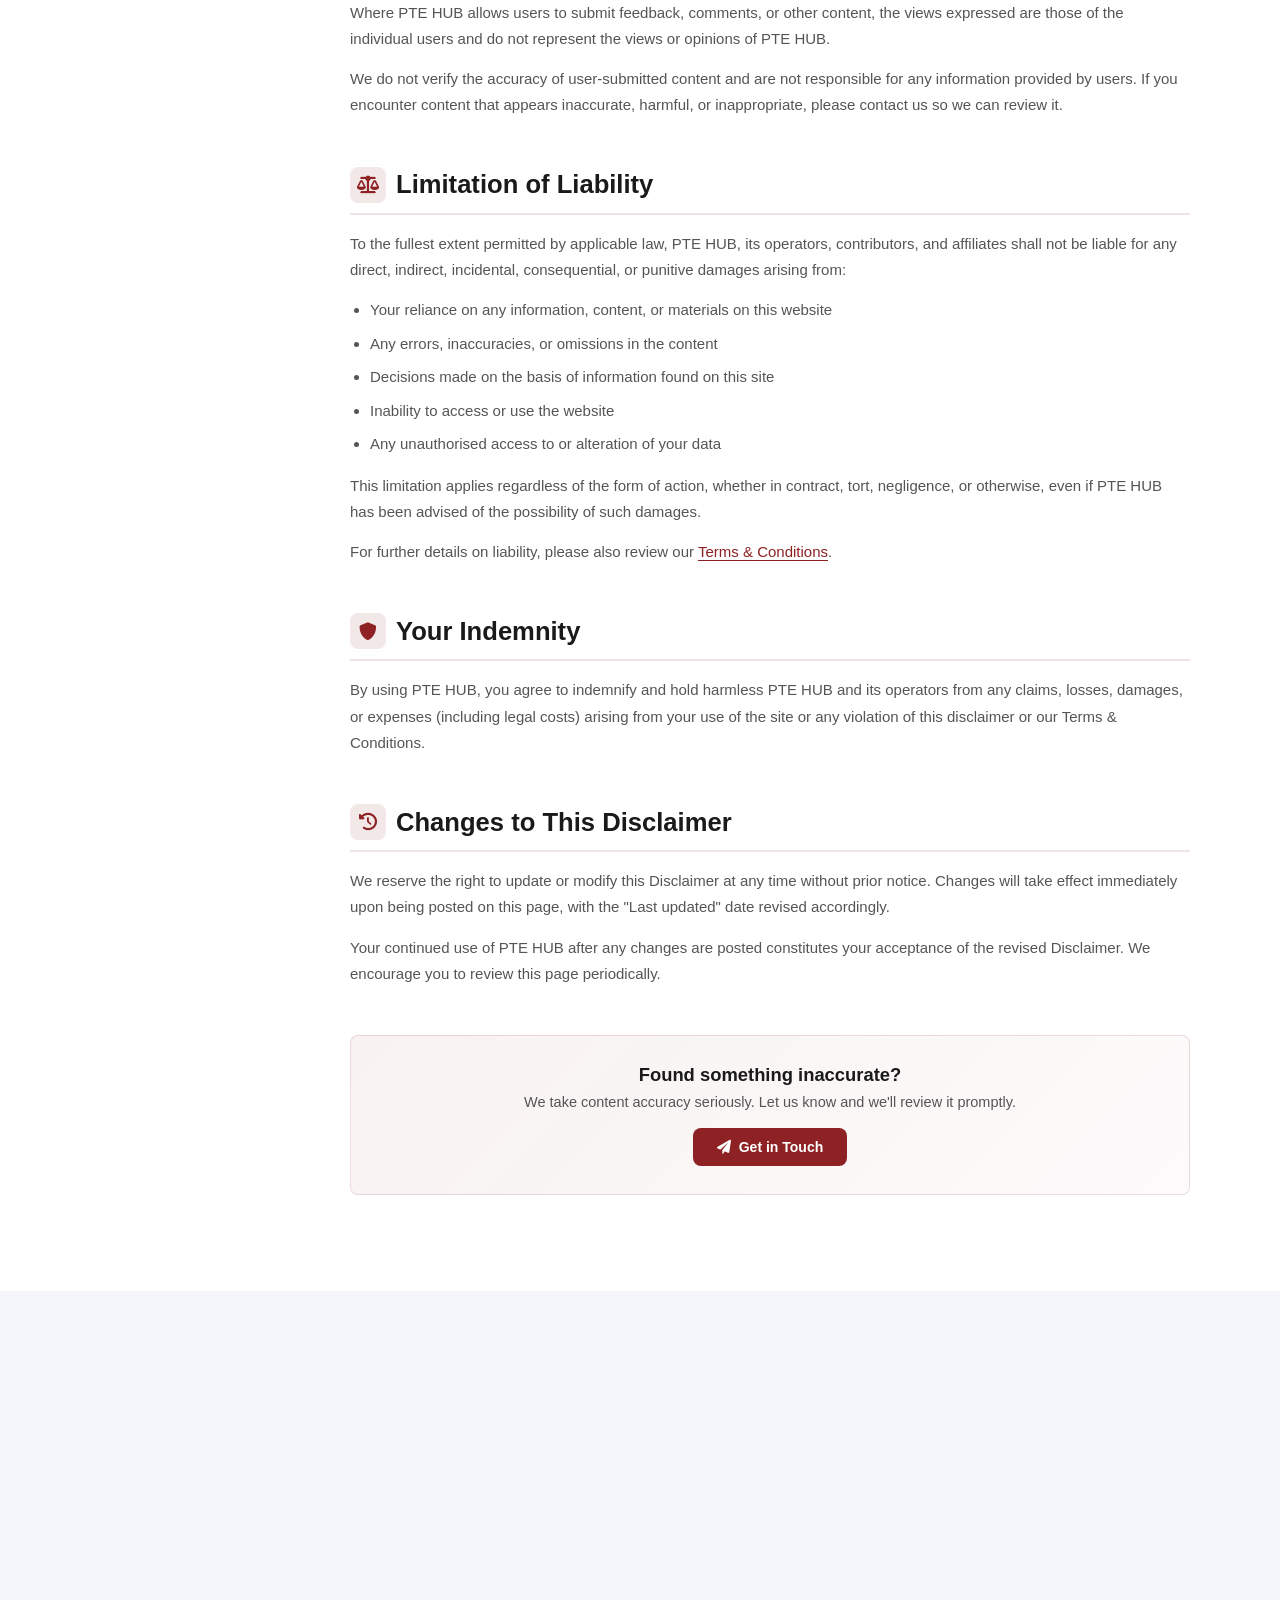
<file: pages/disclaimer.html>
<!DOCTYPE html>
<html lang="en">
<head>
  <meta charset="UTF-8">
  <meta name="viewport" content="width=device-width, initial-scale=1.0">
  <title>Disclaimer — PTE HUB</title>

  <link rel="preconnect" href="https://fonts.googleapis.com">
  <link rel="preconnect" href="https://fonts.gstatic.com" crossorigin>
  <link href="https://fonts.googleapis.com/css2?family=Titillium+Web:ital,wght@0,200;0,300;0,400;0,600;0,700;0,900;1,200;1,300;1,400;1,600;1,700&display=swap" rel="stylesheet">

  <link rel="stylesheet" href="../styles/css/theme.css">
  <link rel="stylesheet" href="../styles/css/style.css">
  <link rel="stylesheet" href="../styles/css/navbar.css">
  <link rel="stylesheet" href="../styles/css/footer.css">
  <link rel="stylesheet" href="../styles/css/auth-popup.css">
  <link rel="stylesheet" href="../styles/css/legal.css">

  <link href="https://cdnjs.cloudflare.com/ajax/libs/font-awesome/6.0.0-beta3/css/all.min.css" rel="stylesheet">
  <script src="../scripts/js/theme.js"></script>
</head>
<body>

  <!-- Navbar -->
  <header id="header">
    <div id="navbar-placeholder"></div>
  </header>

  <main>

    <!-- ── Hero ── -->
    <section class="legal-hero">
      <div class="legal-hero-inner">
        <div class="legal-badge">
          <i class="fas fa-exclamation-circle"></i> Legal
        </div>
        <h1>Disclaimer</h1>
        <p>Please read this disclaimer carefully before using PTE HUB. It outlines the limits of our liability and the nature of the information we provide.</p>
        <div class="legal-meta">
          <i class="fas fa-calendar-alt"></i>
          Last updated: June 2026
        </div>
      </div>
    </section>

    <!-- ── Content ── -->
    <div class="legal-layout">

      <!-- Sidebar TOC -->
      <aside class="legal-toc">
        <h3>On this page</h3>
        <ul>
          <li><a href="#general">General Disclaimer</a></li>
          <li><a href="#no-affiliation">No Affiliation with Pearson VUE</a></li>
          <li><a href="#accuracy">Accuracy of Information</a></li>
          <li><a href="#not-professional-advice">Not Professional Advice</a></li>
          <li><a href="#external-links">External Links</a></li>
          <li><a href="#results">No Guarantee of Results</a></li>
          <li><a href="#availability">Website Availability</a></li>
          <li><a href="#user-content">User-Generated Content</a></li>
          <li><a href="#limitation">Limitation of Liability</a></li>
          <li><a href="#indemnity">Your Indemnity</a></li>
          <li><a href="#changes">Changes to This Disclaimer</a></li>
          <li><a href="#contact">Contact Us</a></li>
        </ul>
      </aside>

      <!-- Main content -->
      <article class="legal-content">

        <div class="legal-section" id="general">
          <h2><i class="fas fa-info-circle"></i> General Disclaimer</h2>
          <p>The information contained on the PTE HUB website (<a href="https://ptet-web.vercel.app">ptet-web.vercel.app</a>) is provided for general informational and educational purposes only. While we make every effort to keep the content accurate and up to date, we make no representations or warranties of any kind, express or implied, about the completeness, accuracy, reliability, suitability, or availability of any information on the site.</p>
          <div class="legal-card">
            <p><strong>By using this website, you accept this disclaimer in full.</strong> If you disagree with any part of this disclaimer, please do not use PTE HUB.</p>
          </div>
        </div>

        <div class="legal-section" id="no-affiliation">
          <h2><i class="fas fa-unlink"></i> No Affiliation with Pearson VUE</h2>
          <p>PTE HUB is an <strong>independent, community-driven informational resource</strong>. We are not affiliated with, endorsed by, sponsored by, or in any way officially connected to:</p>
          <ul>
            <li>Pearson VUE, the official administrator of the PTE Academic exam</li>
            <li>Pearson Education Limited or any of its subsidiaries</li>
            <li>Any government immigration authority or visa processing body</li>
            <li>Any university, college, or educational institution mentioned on this site</li>
          </ul>
          <div class="legal-highlight">
            <p>The PTE Academic® exam is a registered trademark of Pearson Education Ltd. All references to PTE Academic on this site are purely for informational purposes. For official exam registration, scoring policies, and authoritative guidance, always visit <a href="https://www.pearsonpte.com" target="_blank" rel="noopener noreferrer">pearsonpte.com</a>.</p>
          </div>
        </div>

        <div class="legal-section" id="accuracy">
          <h2><i class="fas fa-check-circle"></i> Accuracy of Information</h2>
          <p>We strive to provide accurate, current, and helpful information about the PTE Academic exam, preparation strategies, test centres, and study destinations. However:</p>
          <ul>
            <li>Exam formats, scoring rubrics, test fees, and registration procedures are subject to change by Pearson VUE at any time without notice.</li>
            <li>Immigration rules, visa requirements, and country-specific policies are determined by government authorities and can change frequently.</li>
            <li>University admission requirements and course details should always be verified directly with the institution.</li>
            <li>Information about test centres, including locations and availability, may not reflect the most current status.</li>
          </ul>
          <div class="legal-card">
            <p>Always verify critical information — especially exam dates, fees, visa deadlines, and admission requirements — through the relevant official sources before making any decisions.</p>
          </div>
        </div>

        <div class="legal-section" id="not-professional-advice">
          <h2><i class="fas fa-user-md"></i> Not Professional Advice</h2>
          <p>Nothing on PTE HUB constitutes professional advice of any kind, including but not limited to:</p>
          <ul>
            <li><strong>Legal advice</strong> — Information about visa categories, immigration pathways, or legal eligibility is general in nature and not a substitute for advice from a registered migration agent or lawyer.</li>
            <li><strong>Academic advice</strong> — Information about university courses, admission scores, or study pathways should be confirmed directly with academic institutions.</li>
            <li><strong>Financial advice</strong> — Any references to exam fees, course costs, or living expenses are indicative only and may not reflect current rates.</li>
          </ul>
          <p>We strongly recommend consulting qualified professionals — such as registered migration agents, education counsellors, or legal advisors — before making significant decisions based on information found on this site.</p>
        </div>

        <div class="legal-section" id="external-links">
          <h2><i class="fas fa-external-link-alt"></i> External Links</h2>
          <p>PTE HUB may contain hyperlinks to third-party websites, including official government portals, university pages, and PTE registration sites. These links are provided for your convenience and reference only.</p>
          <p>We do not control the content, accuracy, or availability of external websites and are not responsible for any information, products, or services offered by third parties. The inclusion of any link does not imply endorsement or recommendation by PTE HUB.</p>
          <p>When you click on external links, you do so at your own risk. We recommend reviewing the terms and privacy policies of any third-party site you visit.</p>
        </div>

        <div class="legal-section" id="results">
          <h2><i class="fas fa-chart-line"></i> No Guarantee of Results</h2>
          <p>PTE HUB provides practice resources, study materials, and preparation tips to help users prepare for the PTE Academic exam. However, we make <strong>no guarantee</strong> of any specific score, outcome, or result from using our materials.</p>
          <ul>
            <li>Exam performance depends on individual effort, ability, and circumstances beyond our control.</li>
            <li>Practice scores achieved on our platform are indicative only and may not reflect your actual exam performance.</li>
            <li>Study materials are curated to support preparation but may not cover every aspect of the exam in the same manner as official preparation resources.</li>
          </ul>
          <div class="legal-highlight">
            <p>For the most reliable preparation, we recommend using PTE HUB alongside official Pearson practice materials available at <a href="https://www.pearsonpte.com" target="_blank" rel="noopener noreferrer">pearsonpte.com</a>.</p>
          </div>
        </div>

        <div class="legal-section" id="availability">
          <h2><i class="fas fa-server"></i> Website Availability</h2>
          <p>We aim to keep PTE HUB available at all times, but we do not guarantee uninterrupted, error-free, or secure access to the website. The site may be temporarily unavailable due to:</p>
          <ul>
            <li>Scheduled or emergency maintenance</li>
            <li>Technical failures or server issues</li>
            <li>Circumstances beyond our reasonable control (force majeure)</li>
          </ul>
          <p>PTE HUB shall not be liable for any loss or inconvenience arising from temporary unavailability of the site or any of its features.</p>
        </div>

        <div class="legal-section" id="user-content">
          <h2><i class="fas fa-comments"></i> User-Generated Content</h2>
          <p>Where PTE HUB allows users to submit feedback, comments, or other content, the views expressed are those of the individual users and do not represent the views or opinions of PTE HUB.</p>
          <p>We do not verify the accuracy of user-submitted content and are not responsible for any information provided by users. If you encounter content that appears inaccurate, harmful, or inappropriate, please contact us so we can review it.</p>
        </div>

        <div class="legal-section" id="limitation">
          <h2><i class="fas fa-balance-scale"></i> Limitation of Liability</h2>
          <p>To the fullest extent permitted by applicable law, PTE HUB, its operators, contributors, and affiliates shall not be liable for any direct, indirect, incidental, consequential, or punitive damages arising from:</p>
          <ul>
            <li>Your reliance on any information, content, or materials on this website</li>
            <li>Any errors, inaccuracies, or omissions in the content</li>
            <li>Decisions made on the basis of information found on this site</li>
            <li>Inability to access or use the website</li>
            <li>Any unauthorised access to or alteration of your data</li>
          </ul>
          <p>This limitation applies regardless of the form of action, whether in contract, tort, negligence, or otherwise, even if PTE HUB has been advised of the possibility of such damages.</p>
          <p>For further details on liability, please also review our <a href="./terms-and-conditions.html">Terms &amp; Conditions</a>.</p>
        </div>

        <div class="legal-section" id="indemnity">
          <h2><i class="fas fa-shield-alt"></i> Your Indemnity</h2>
          <p>By using PTE HUB, you agree to indemnify and hold harmless PTE HUB and its operators from any claims, losses, damages, or expenses (including legal costs) arising from your use of the site or any violation of this disclaimer or our Terms &amp; Conditions.</p>
        </div>

        <div class="legal-section" id="changes">
          <h2><i class="fas fa-history"></i> Changes to This Disclaimer</h2>
          <p>We reserve the right to update or modify this Disclaimer at any time without prior notice. Changes will take effect immediately upon being posted on this page, with the "Last updated" date revised accordingly.</p>
          <p>Your continued use of PTE HUB after any changes are posted constitutes your acceptance of the revised Disclaimer. We encourage you to review this page periodically.</p>
        </div>

        <div class="legal-contact-box">
          <h3>Found something inaccurate?</h3>
          <p>We take content accuracy seriously. Let us know and we'll review it promptly.</p>
          <a href="./contact.html" class="legal-btn">
            <i class="fas fa-paper-plane"></i> Get in Touch
          </a>
        </div>

      </article>
    </div>

  </main>

  <div id="footer-placeholder"></div>
  <div id="auth-popup-placeholder"></div>

  <script src="../scripts/js/navbar.js"></script>
  <script src="../scripts/js/footer.js"></script>
  <script src="../scripts/js/script.js"></script>
  <script src="../scripts/js/auth-popup.js"></script>

  <script>
    const sections = document.querySelectorAll('.legal-section');
    const tocLinks = document.querySelectorAll('.legal-toc a');
    const observer = new IntersectionObserver(entries => {
      entries.forEach(entry => {
        if (entry.isIntersecting) {
          tocLinks.forEach(l => l.classList.remove('active'));
          const active = document.querySelector(`.legal-toc a[href="#${entry.target.id}"]`);
          if (active) active.classList.add('active');
        }
      });
    }, { rootMargin: '-20% 0px -70% 0px' });
    sections.forEach(s => observer.observe(s));
  </script>

  <button id="scrollTopBtn" title="Back to top"><i class="fas fa-arrow-up"></i></button>
</body>
</html>
</file>
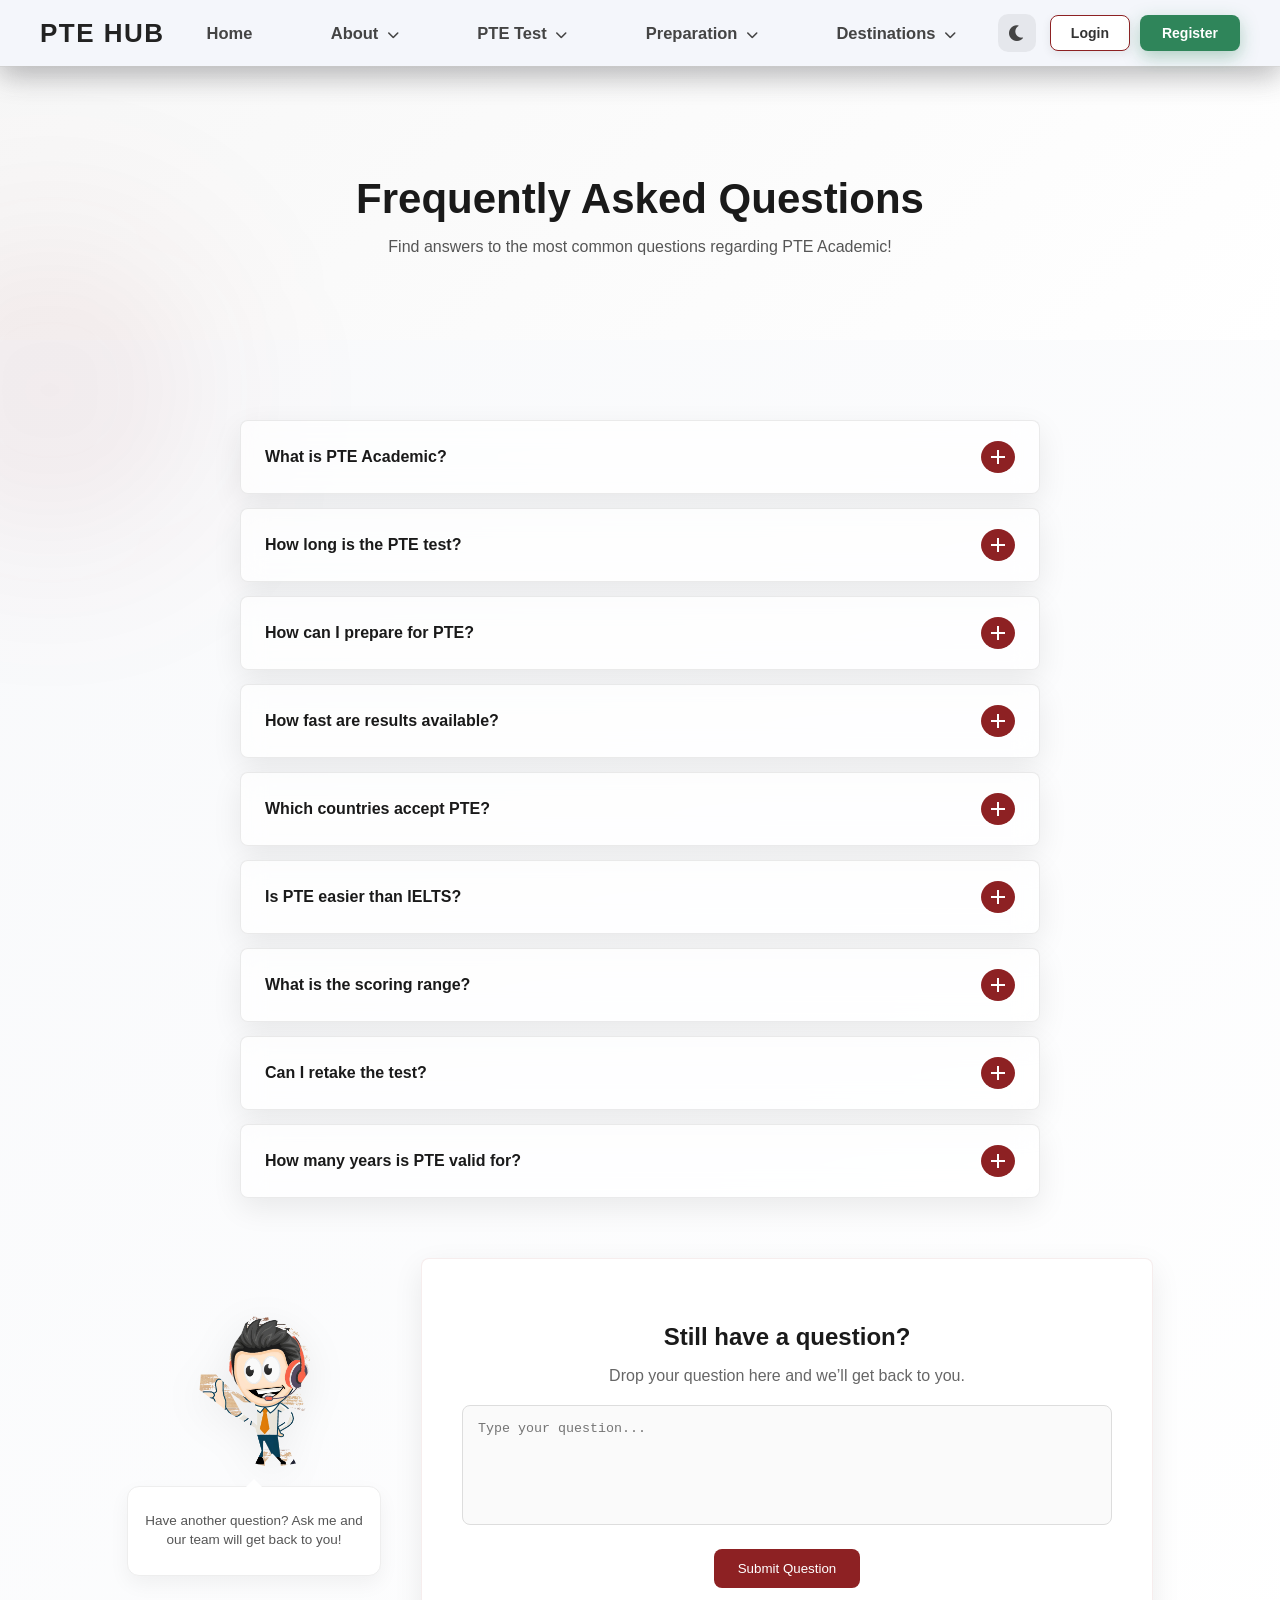
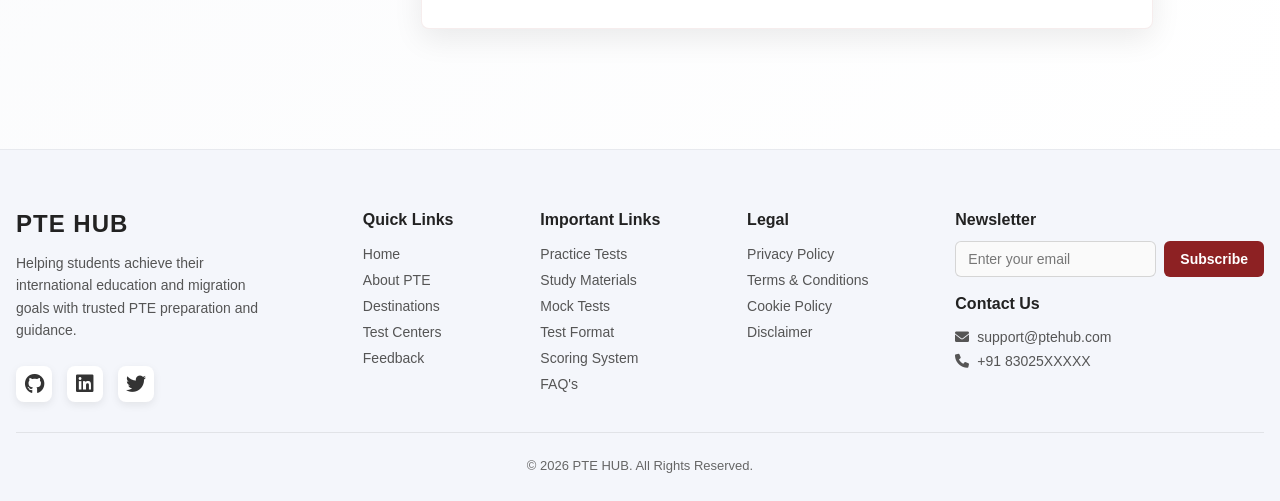
<file: pages/faq.html>
<!DOCTYPE html>
<html lang="en">
<head>
    <meta charset="UTF-8">
    <meta name="viewport" content="width=device-width, initial-scale=1.0">
    <title>FAQ | PTE HUB</title>

    <link rel="stylesheet" href="../styles/css/style.css">
    <link rel="stylesheet" href="../styles/css/navbar.css">
    <link rel="stylesheet" href="../styles/css/footer.css">
    <link rel="stylesheet" href="../styles/css/faq.css">
    <link rel="stylesheet" href="../styles/css/auth-popup.css">
    <link rel="stylesheet" href="../styles/css/theme.css">
    <link href="https://cdnjs.cloudflare.com/ajax/libs/font-awesome/6.0.0-beta3/css/all.min.css" rel="stylesheet">
    <script src="../scripts/js/theme.js"></script>
</head>

<body>

<header>
    <div id="navbar-placeholder"></div>
</header>

<main>

<!-- HERO -->
<section class="faq-hero">
    <div class="container">
        <h1>Frequently Asked Questions</h1>
        <p>Find answers to the most common questions regarding PTE Academic!</p>
    </div>
</section>

<!-- FAQ -->
<section id="faq" class="faq-section">
    <div class="container">

        <div class="faq-list">

            <!-- 9 QUESTIONS -->

            <div class="faq-item">
                <button class="faq-question">What is PTE Academic?<span class="faq-icon"></span></button>
                <div class="faq-answer"><p>PTE Academic is a computer-based English proficiency test using AI scoring.</p></div>
            </div>

            <div class="faq-item">
                <button class="faq-question">How long is the PTE test?<span class="faq-icon"></span></button>
                <div class="faq-answer"><p>The test duration is approximately 2 hours.</p></div>
            </div>

            <div class="faq-item">
                <button class="faq-question">How can I prepare for PTE?<span class="faq-icon"></span></button>
                <div class="faq-answer"><p>You can prepare using mock tests and structured materials on PTE HUB.</p></div>
            </div>

            <div class="faq-item">
                <button class="faq-question">How fast are results available?<span class="faq-icon"></span></button>
                <div class="faq-answer"><p>Results are usually available within 48 hours.</p></div>
            </div>

            <div class="faq-item">
                <button class="faq-question">Which countries accept PTE?<span class="faq-icon"></span></button>
                <div class="faq-answer"><p>PTE is accepted in Australia, Canada, UK, and more.</p></div>
            </div>

            <div class="faq-item">
                <button class="faq-question">Is PTE easier than IELTS?<span class="faq-icon"></span></button>
                <div class="faq-answer"><p>It depends on your strengths, but PTE is more predictable due to AI scoring.</p></div>
            </div>

            <div class="faq-item">
                <button class="faq-question">What is the scoring range?<span class="faq-icon"></span></button>
                <div class="faq-answer"><p>PTE scores range from 10 to 90.</p></div>
            </div>

            <div class="faq-item">
                <button class="faq-question">Can I retake the test?<span class="faq-icon"></span></button>
                <div class="faq-answer"><p>Yes, you can retake the test after receiving your results.</p></div>
            </div>

            <div class="faq-item">
                <button class="faq-question">How many years is PTE valid for?<span class="faq-icon"></span></button>
                <div class="faq-answer"><p>PTE scores are valid for 2 years.</p></div>
            </div>

        </div>

        <!-- ASK SECTION -->
        <div class="faq-ask">

            <div class="faq-mascot-container">
                <img src="../assets/images/mascot.png" alt="PTE Hub Mascot" class="faq-mascot">
                <div class="mascot-bubble">
                    <p>Have another question? Ask me and our team will get back to you!</p>
                </div>
            </div>

            <div class="faq-ask-card">
                <h3>Still have a question?</h3>
                <p>Drop your question here and we’ll get back to you.</p>

                <textarea id="faqInput" placeholder="Type your question..."></textarea>

                <button id="faqSubmit">Submit Question</button>
            </div>

        </div>

    </div>
</section>

</main>

<div id="footer-placeholder"></div>
<div id="auth-popup-placeholder"></div>

<script src="../scripts/js/navbar.js"></script>
<script src="../scripts/js/footer.js"></script>
<script src="../scripts/js/script.js"></script>
<script src="../scripts/js/auth-popup.js"></script>
<script>
document.getElementById("faqSubmit").addEventListener("click", () => {

    const user = localStorage.getItem("pte_user_logged_in");

    if(!user){
        showAuthPopup(); // global popup
        return;
    }

    alert("Question submitted!");
});
</script>


</body>
</html>
</file>
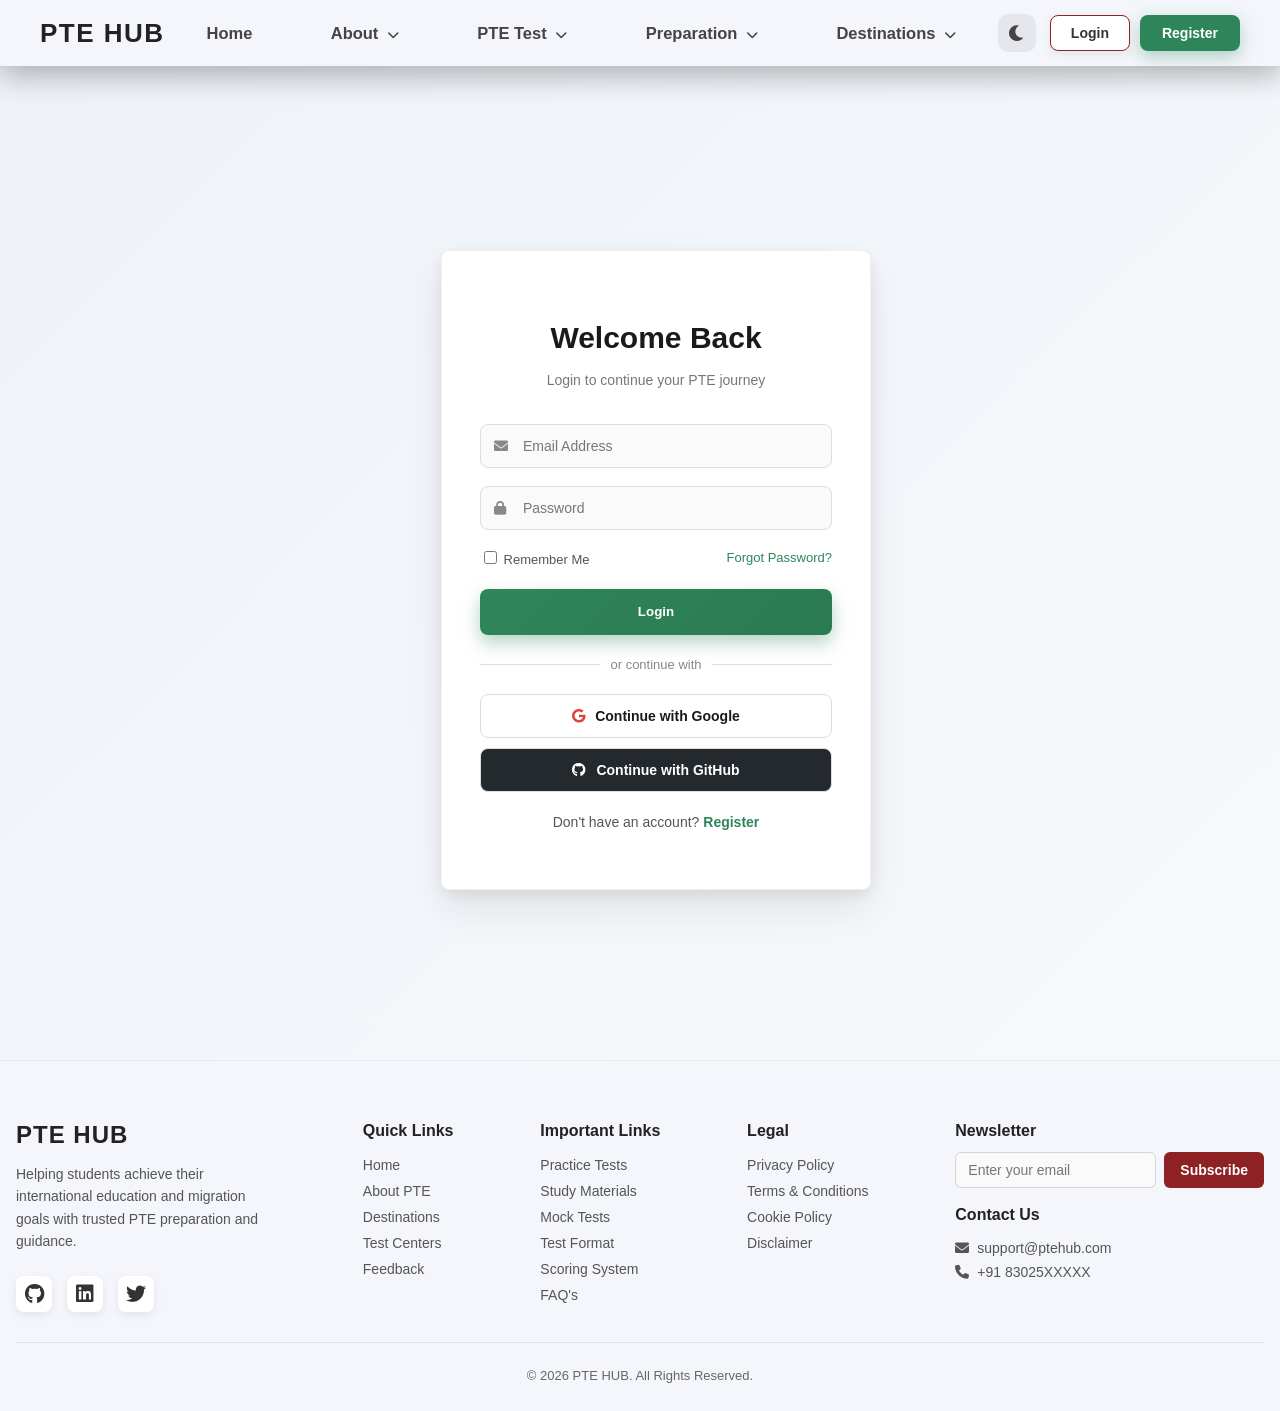
<file: pages/login.html>
<!DOCTYPE html>
<html lang="en">

<head>

    <meta charset="UTF-8">
    <meta name="viewport" content="width=device-width, initial-scale=1.0">

    <title>Login | PTE HUB</title>

    <!-- Styles -->
    <link rel="stylesheet" href="../styles/css/style.css">
    <link rel="stylesheet" href="../styles/css/navbar.css">
    <link rel="stylesheet" href="../styles/css/footer.css">
    <link rel="stylesheet" href="../styles/css/login.css">
    <link rel="stylesheet" href="../styles/css/theme.css">
    <script src="../scripts/js/theme.js"></script>
    <!-- Font Awesome -->
    <link href="https://cdnjs.cloudflare.com/ajax/libs/font-awesome/6.0.0-beta3/css/all.min.css" rel="stylesheet">
</head>

<body>
    <header id="header">
        <div id="navbar-placeholder"></div>
    </header>

    <!-- Login Section -->

    <section class="login-page">

        <div class="login-container">

            <h2>Welcome Back</h2>
            <p class="login-subtitle">
                Login to continue your PTE journey
            </p>

            <form class="login-form" id="loginForm">

                <!-- Email -->

                <div class="input-group">
                    <i class="fas fa-envelope"></i>
                    <input
                        type="email"
                        id="loginEmail"
                        placeholder="Email Address"
                        required
                    >
                </div>


                <!-- Password -->

                <div class="input-group">
                    <i class="fas fa-lock"></i>
                    <input
                        type="password"
                        id="loginPassword"
                        placeholder="Password"
                        required
                    >
                </div>


                <!-- Options -->

                <div class="login-options">

                    <label>
                        <input type="checkbox">
                        Remember Me
                    </label>

                    <a href="#">Forgot Password?</a>

                </div>


                <!-- Login Button -->

                <button 
                    type="submit" 
                    class="login-submit"
                >
                    Login
                </button>


                <!-- Divider -->

                <div class="auth-divider">
                    <span>or continue with</span>
                </div>


                <!-- Social Login -->

                <div class="social-login">

                    <button class="google-login">
                        <i class="fab fa-google"></i>
                        Continue with Google
                    </button>

                    <button class="github-login">
                        <i class="fab fa-github"></i>
                        Continue with GitHub
                    </button>

                </div>


                <!-- Register Redirect -->

                <p class="register-link">
                    Don't have an account?
                    <a href="register.html">Register</a>
                </p>

            </form>

        </div>

    </section>

    <div id="footer-placeholder"></div>

    <script src="../scripts/js/auth.js"></script>
    <script src="../scripts/js/navbar.js"></script>
    <script src="../scripts/js/footer.js"></script>

</body>

</html>
</file>
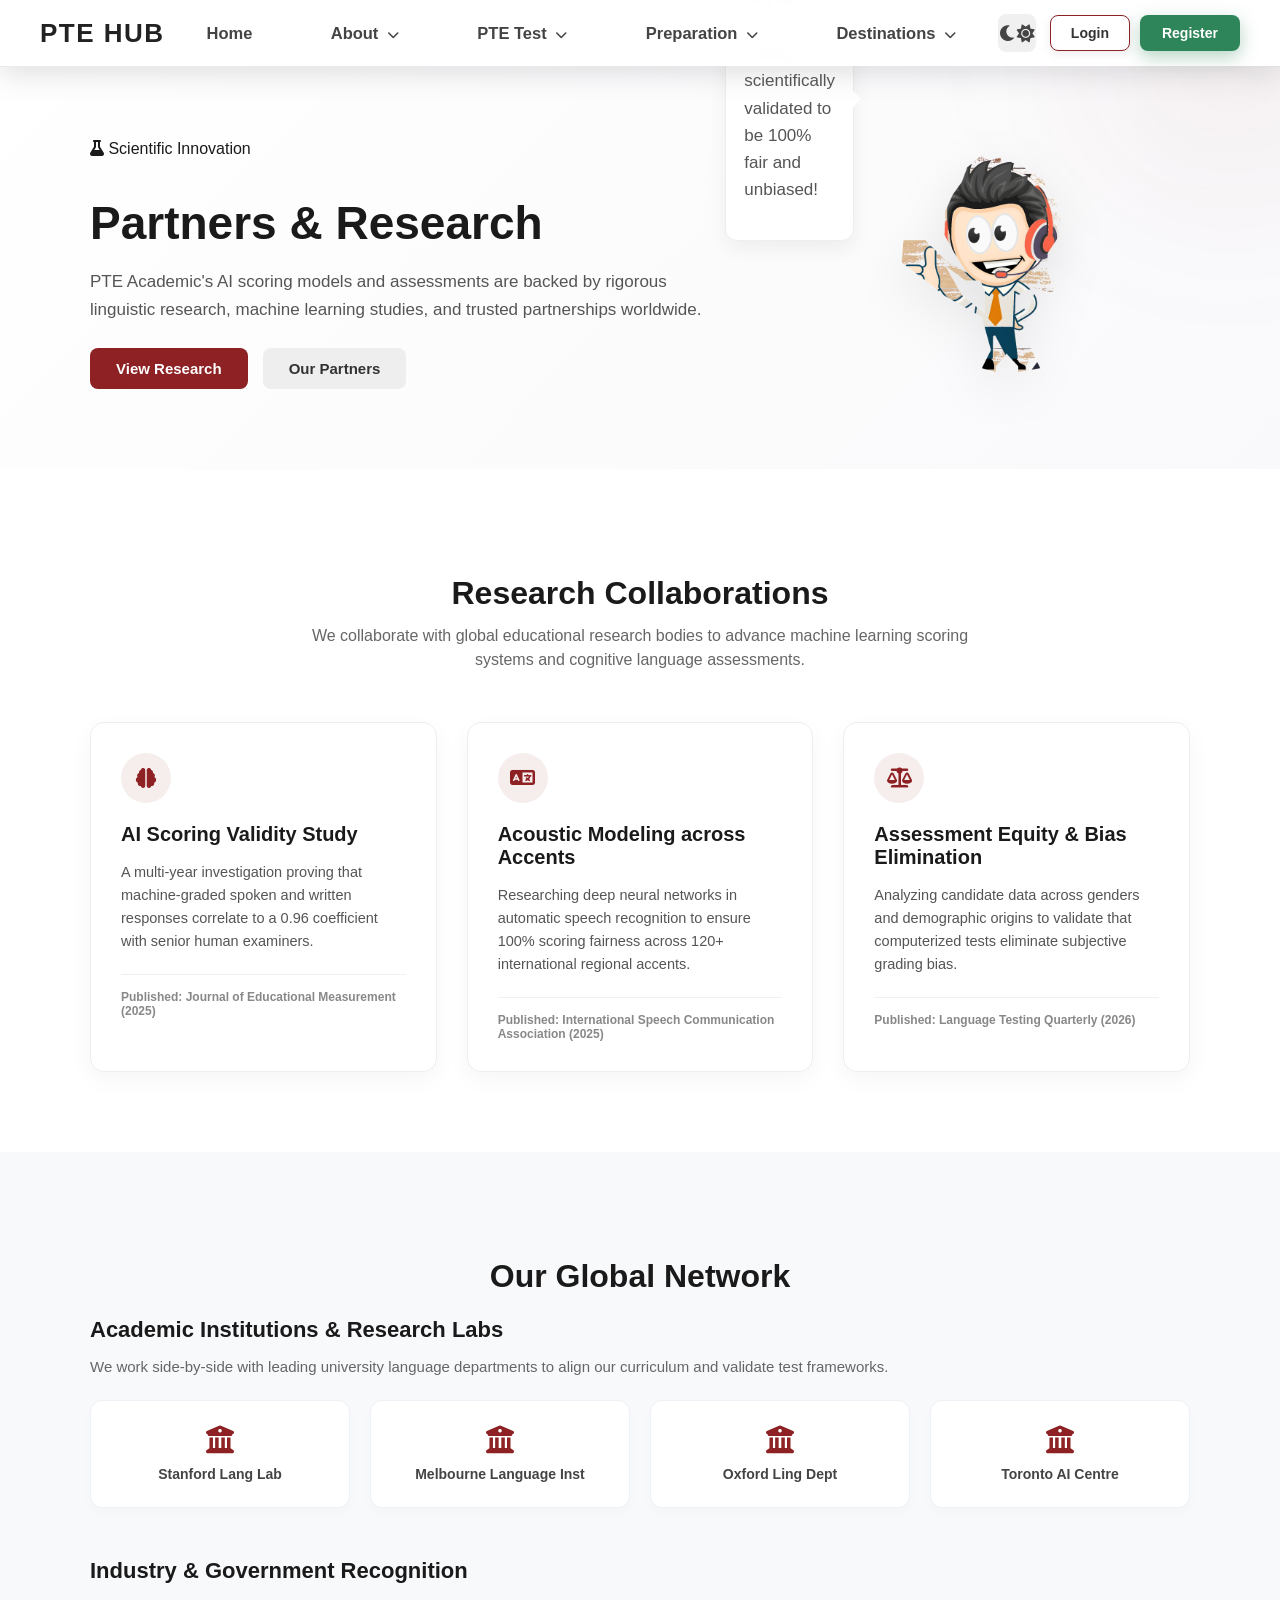
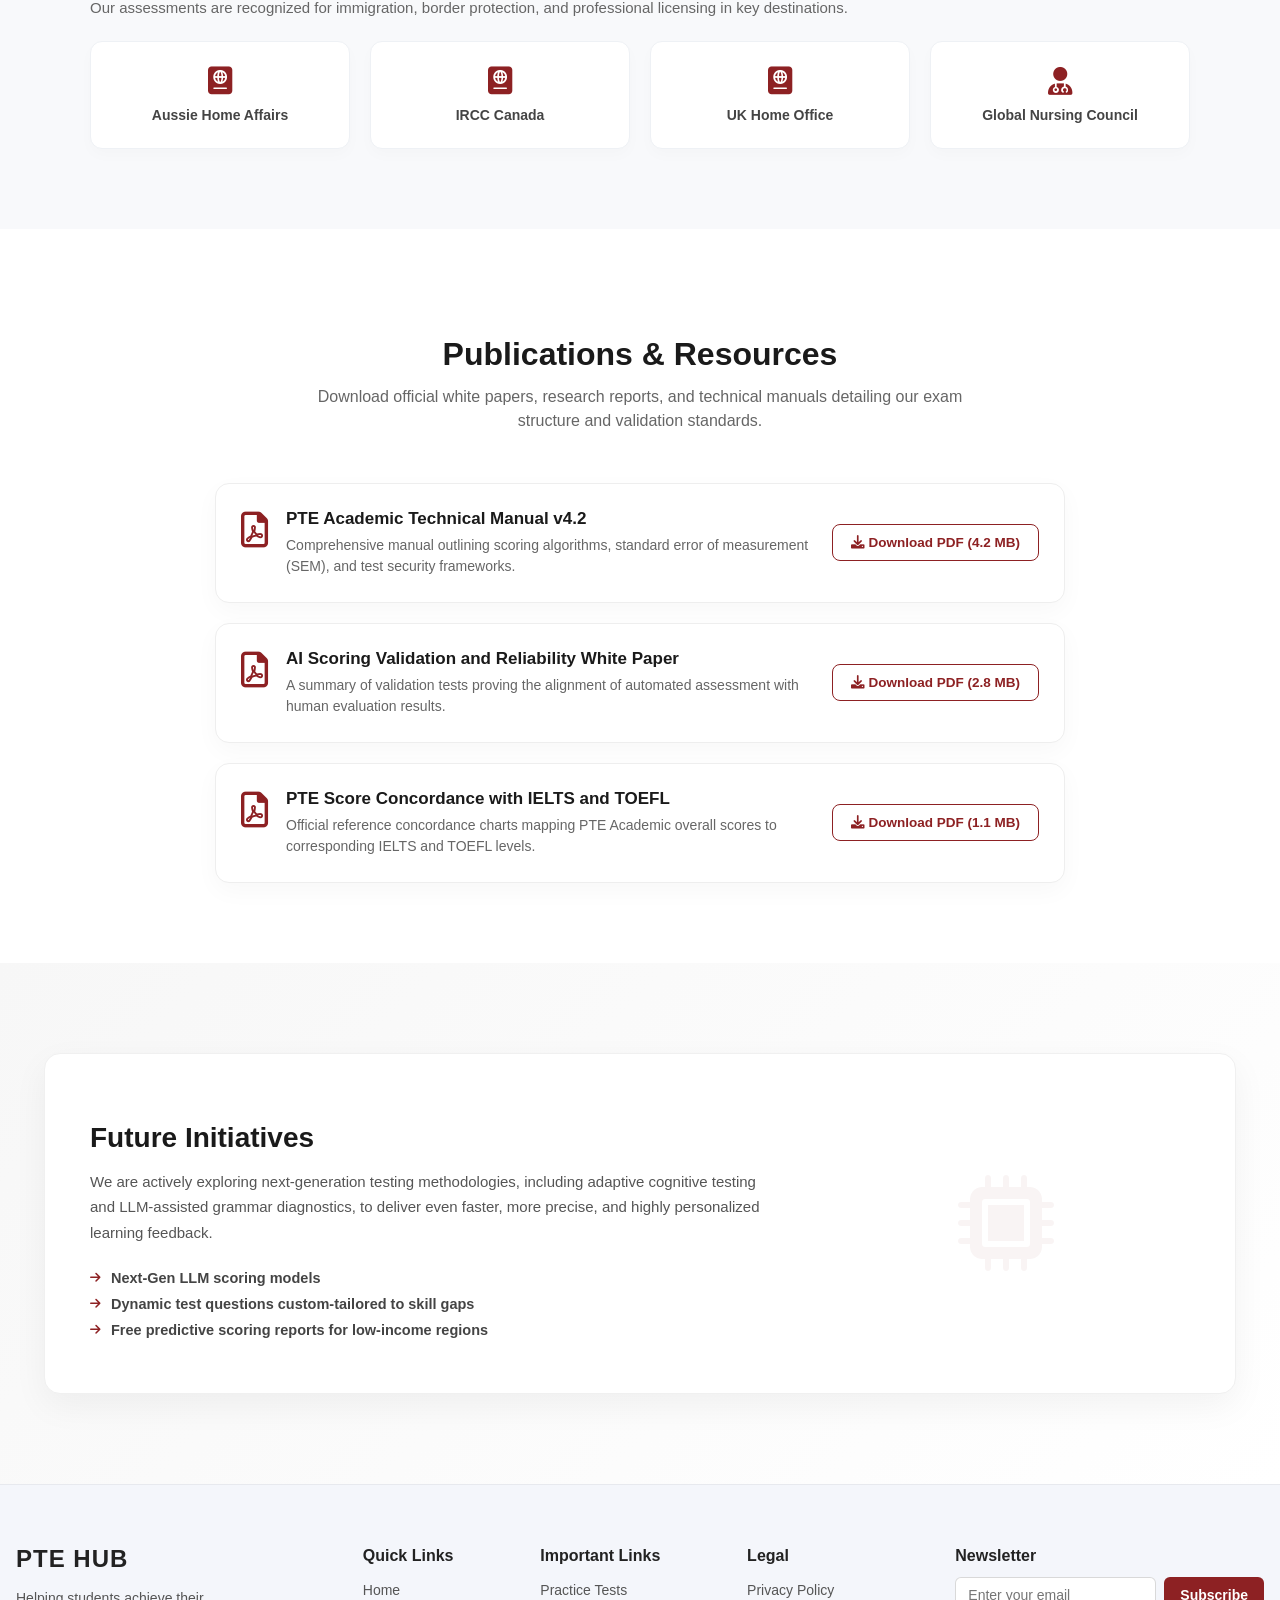
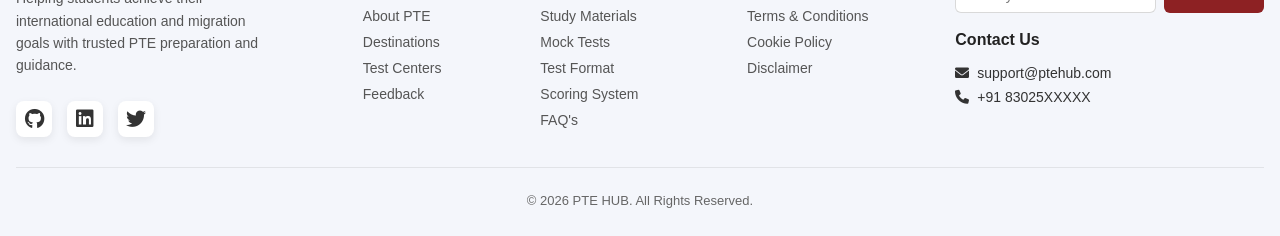
<file: pages/partners.html>
<!DOCTYPE html>
<html lang="en">
<head>
    <meta charset="UTF-8">
    <meta name="viewport" content="width=device-width, initial-scale=1.0">
    <title>Partners & Research | PTE HUB</title>

    <link rel="stylesheet" href="../styles/css/style.css">
    <link rel="stylesheet" href="../styles/css/navbar.css">
    <link rel="stylesheet" href="../styles/css/footer.css">
    <link rel="stylesheet" href="../styles/css/partners.css">
    <link rel="stylesheet" href="../styles/css/auth-popup.css">

    <link href="https://cdnjs.cloudflare.com/ajax/libs/font-awesome/6.0.0-beta3/css/all.min.css" rel="stylesheet">
</head>

<body>

    <header id="header">
        <div id="navbar-placeholder"></div>
    </header>

    <main>

        <!-- HERO -->
        <section class="partners-hero">
            <div class="hero-inner">
                <div class="hero-content">
                    <span class="hero-badge">
                        <i class="fas fa-flask"></i> Scientific Innovation
                    </span>
                    <h1>Partners & Research</h1>
                    <p>
                        PTE Academic's AI scoring models and assessments are backed by rigorous linguistic research, machine learning studies, and trusted partnerships worldwide.
                    </p>
                    <div class="hero-actions">
                        <a href="#research" class="primary-btn">View Research</a>
                        <a href="#partners" class="secondary-btn">Our Partners</a>
                    </div>
                </div>
                <div class="hero-mascot-container">
                    <div class="mascot-speech-left">
                        <p>Our AI-driven testing is scientifically validated to be 100% fair and unbiased!</p>
                    </div>
                    <img src="../assets/images/mascot.png" alt="PTE Hub Mascot" class="hero-mascot">
                </div>
            </div>
        </section>

        <!-- RESEARCH COLLABORATIONS -->
        <section id="research" class="partners-section">
            <div class="container">
                <h2 class="center-heading">Research Collaborations</h2>
                <p class="section-subtitle">We collaborate with global educational research bodies to advance machine learning scoring systems and cognitive language assessments.</p>
                
                <div class="research-grid">
                    <div class="research-card">
                        <div class="research-card-icon"><i class="fas fa-brain"></i></div>
                        <h3>AI Scoring Validity Study</h3>
                        <p>A multi-year investigation proving that machine-graded spoken and written responses correlate to a 0.96 coefficient with senior human examiners.</p>
                        <span class="research-meta">Published: Journal of Educational Measurement (2025)</span>
                    </div>

                    <div class="research-card">
                        <div class="research-card-icon"><i class="fas fa-language"></i></div>
                        <h3>Acoustic Modeling across Accents</h3>
                        <p>Researching deep neural networks in automatic speech recognition to ensure 100% scoring fairness across 120+ international regional accents.</p>
                        <span class="research-meta">Published: International Speech Communication Association (2025)</span>
                    </div>

                    <div class="research-card">
                        <div class="research-card-icon"><i class="fas fa-scale-balanced"></i></div>
                        <h3>Assessment Equity & Bias Elimination</h3>
                        <p>Analyzing candidate data across genders and demographic origins to validate that computerized tests eliminate subjective grading bias.</p>
                        <span class="research-meta">Published: Language Testing Quarterly (2026)</span>
                    </div>
                </div>
            </div>
        </section>

        <!-- ACADEMIC & INDUSTRY PARTNERS -->
        <section id="partners" class="partners-section light">
            <div class="container">
                <h2 class="center-heading">Our Global Network</h2>
                
                <div class="network-tabs">
                    <div class="network-tab-content">
                        <h3>Academic Institutions & Research Labs</h3>
                        <p class="network-desc">We work side-by-side with leading university language departments to align our curriculum and validate test frameworks.</p>
                        
                        <div class="partner-logos-grid">
                            <div class="logo-box">
                                <i class="fas fa-university"></i>
                                <span>Stanford Lang Lab</span>
                            </div>
                            <div class="logo-box">
                                <i class="fas fa-university"></i>
                                <span>Melbourne Language Inst</span>
                            </div>
                            <div class="logo-box">
                                <i class="fas fa-university"></i>
                                <span>Oxford Ling Dept</span>
                            </div>
                            <div class="logo-box">
                                <i class="fas fa-university"></i>
                                <span>Toronto AI Centre</span>
                            </div>
                        </div>

                        <h3 class="margin-top-section">Industry & Government Recognition</h3>
                        <p class="network-desc">Our assessments are recognized for immigration, border protection, and professional licensing in key destinations.</p>
                        
                        <div class="partner-logos-grid">
                            <div class="logo-box">
                                <i class="fas fa-passport"></i>
                                <span>Aussie Home Affairs</span>
                            </div>
                            <div class="logo-box">
                                <i class="fas fa-passport"></i>
                                <span>IRCC Canada</span>
                            </div>
                            <div class="logo-box">
                                <i class="fas fa-passport"></i>
                                <span>UK Home Office</span>
                            </div>
                            <div class="logo-box">
                                <i class="fas fa-user-md"></i>
                                <span>Global Nursing Council</span>
                            </div>
                        </div>
                    </div>
                </div>
            </div>
        </section>

        <!-- PUBLICATIONS & RESOURCES -->
        <section id="publications" class="partners-section">
            <div class="container">
                <h2 class="center-heading">Publications & Resources</h2>
                <p class="section-subtitle">Download official white papers, research reports, and technical manuals detailing our exam structure and validation standards.</p>
                
                <div class="publications-list">
                    <div class="pub-item">
                        <div class="pub-info">
                            <i class="far fa-file-pdf pub-icon"></i>
                            <div>
                                <h4>PTE Academic Technical Manual v4.2</h4>
                                <p>Comprehensive manual outlining scoring algorithms, standard error of measurement (SEM), and test security frameworks.</p>
                            </div>
                        </div>
                        <button class="download-btn" onclick="alert('Downloading Document...')"><i class="fas fa-download"></i> Download PDF (4.2 MB)</button>
                    </div>

                    <div class="pub-item">
                        <div class="pub-info">
                            <i class="far fa-file-pdf pub-icon"></i>
                            <div>
                                <h4>AI Scoring Validation and Reliability White Paper</h4>
                                <p>A summary of validation tests proving the alignment of automated assessment with human evaluation results.</p>
                            </div>
                        </div>
                        <button class="download-btn" onclick="alert('Downloading Document...')"><i class="fas fa-download"></i> Download PDF (2.8 MB)</button>
                    </div>

                    <div class="pub-item">
                        <div class="pub-info">
                            <i class="far fa-file-pdf pub-icon"></i>
                            <div>
                                <h4>PTE Score Concordance with IELTS and TOEFL</h4>
                                <p>Official reference concordance charts mapping PTE Academic overall scores to corresponding IELTS and TOEFL levels.</p>
                            </div>
                        </div>
                        <button class="download-btn" onclick="alert('Downloading Document...')"><i class="fas fa-download"></i> Download PDF (1.1 MB)</button>
                    </div>
                </div>
            </div>
        </section>

        <!-- FUTURE INITIATIVES -->
        <section class="future-initiatives-section">
            <div class="container">
                <div class="future-wrapper">
                    <div class="future-text">
                        <h2>Future Initiatives</h2>
                        <p>We are actively exploring next-generation testing methodologies, including adaptive cognitive testing and LLM-assisted grammar diagnostics, to deliver even faster, more precise, and highly personalized learning feedback.</p>
                        <ul class="future-points">
                            <li><i class="fas fa-arrow-right"></i> Next-Gen LLM scoring models</li>
                            <li><i class="fas fa-arrow-right"></i> Dynamic test questions custom-tailored to skill gaps</li>
                            <li><i class="fas fa-arrow-right"></i> Free predictive scoring reports for low-income regions</li>
                        </ul>
                    </div>
                    <div class="future-deco">
                        <i class="fas fa-microchip future-icon"></i>
                    </div>
                </div>
            </div>
        </section>

    </main>

    <div id="footer-placeholder"></div>
    <div id="auth-popup-placeholder"></div>

    <script src="../scripts/js/navbar.js"></script>
    <script src="../scripts/js/footer.js"></script>
    <script src="../scripts/js/script.js"></script>
    <script src="../scripts/js/auth-popup.js"></script>

</body>
</html>
</file>
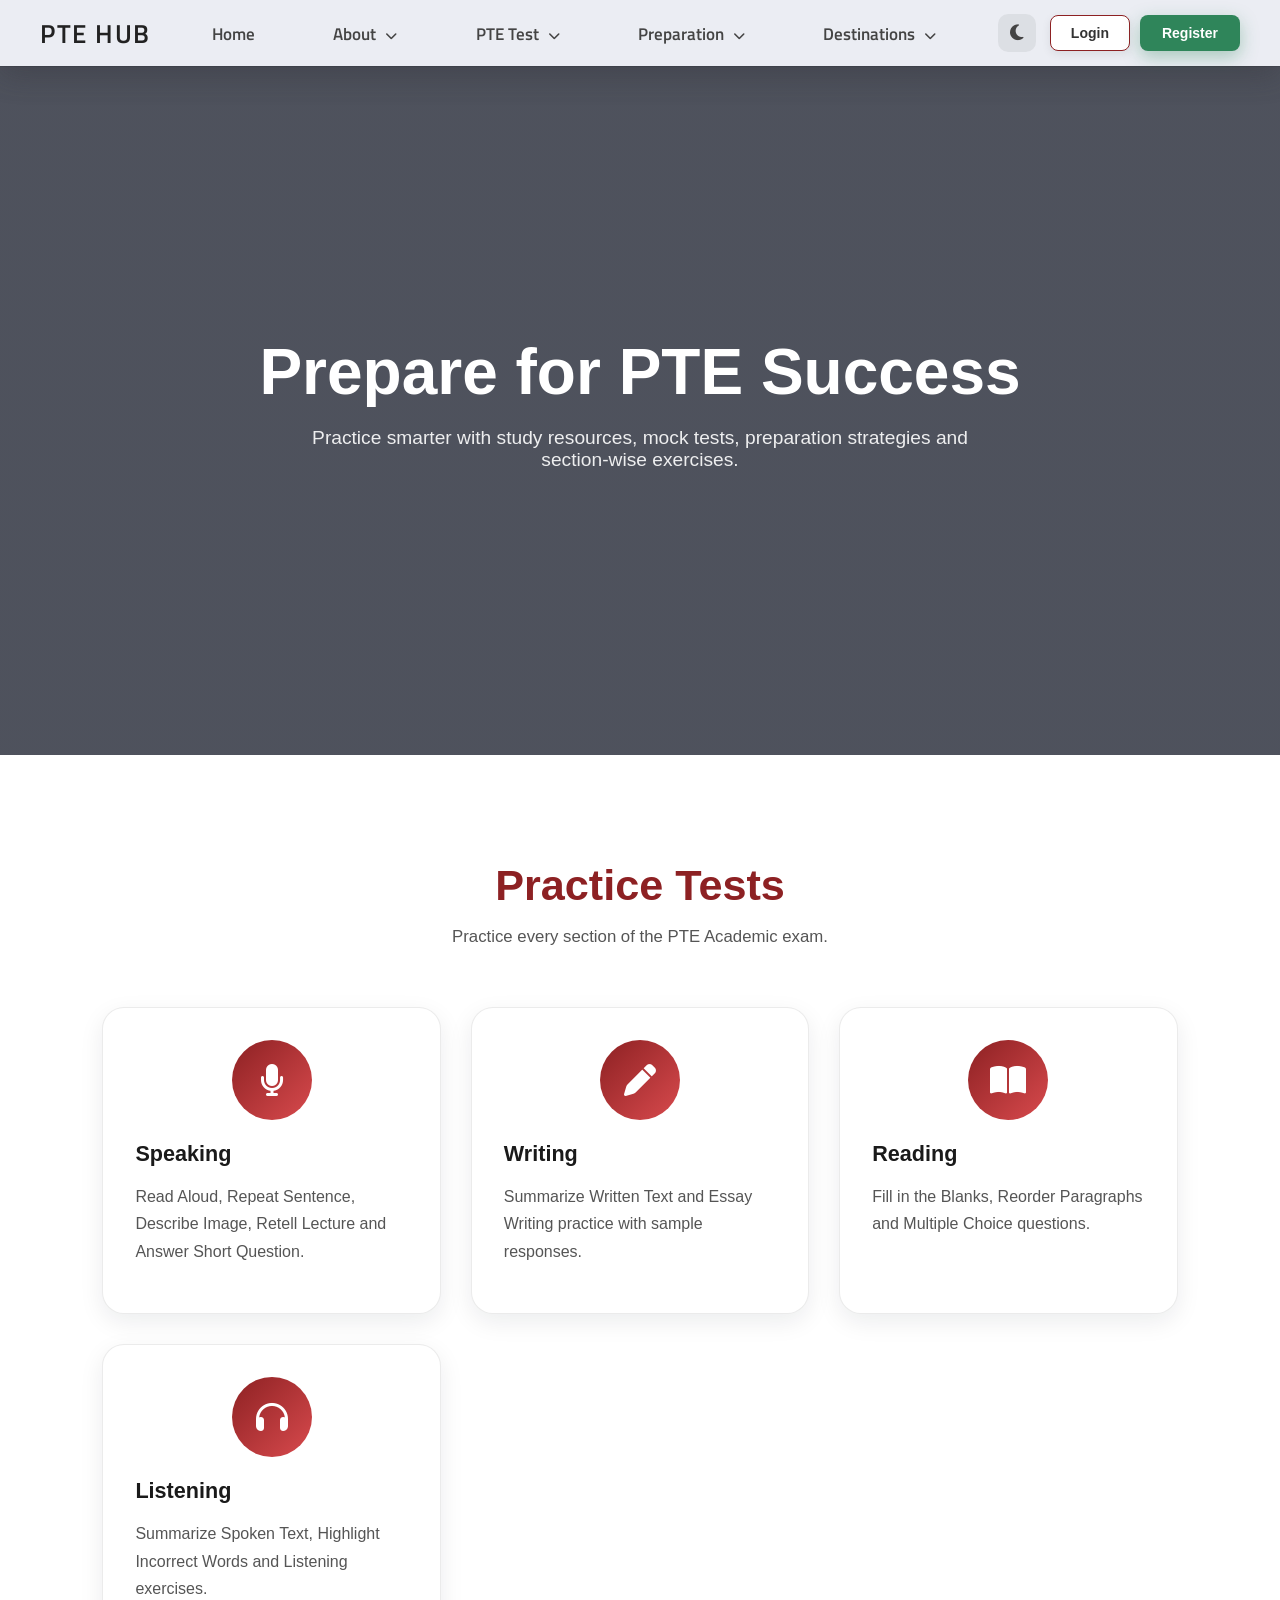
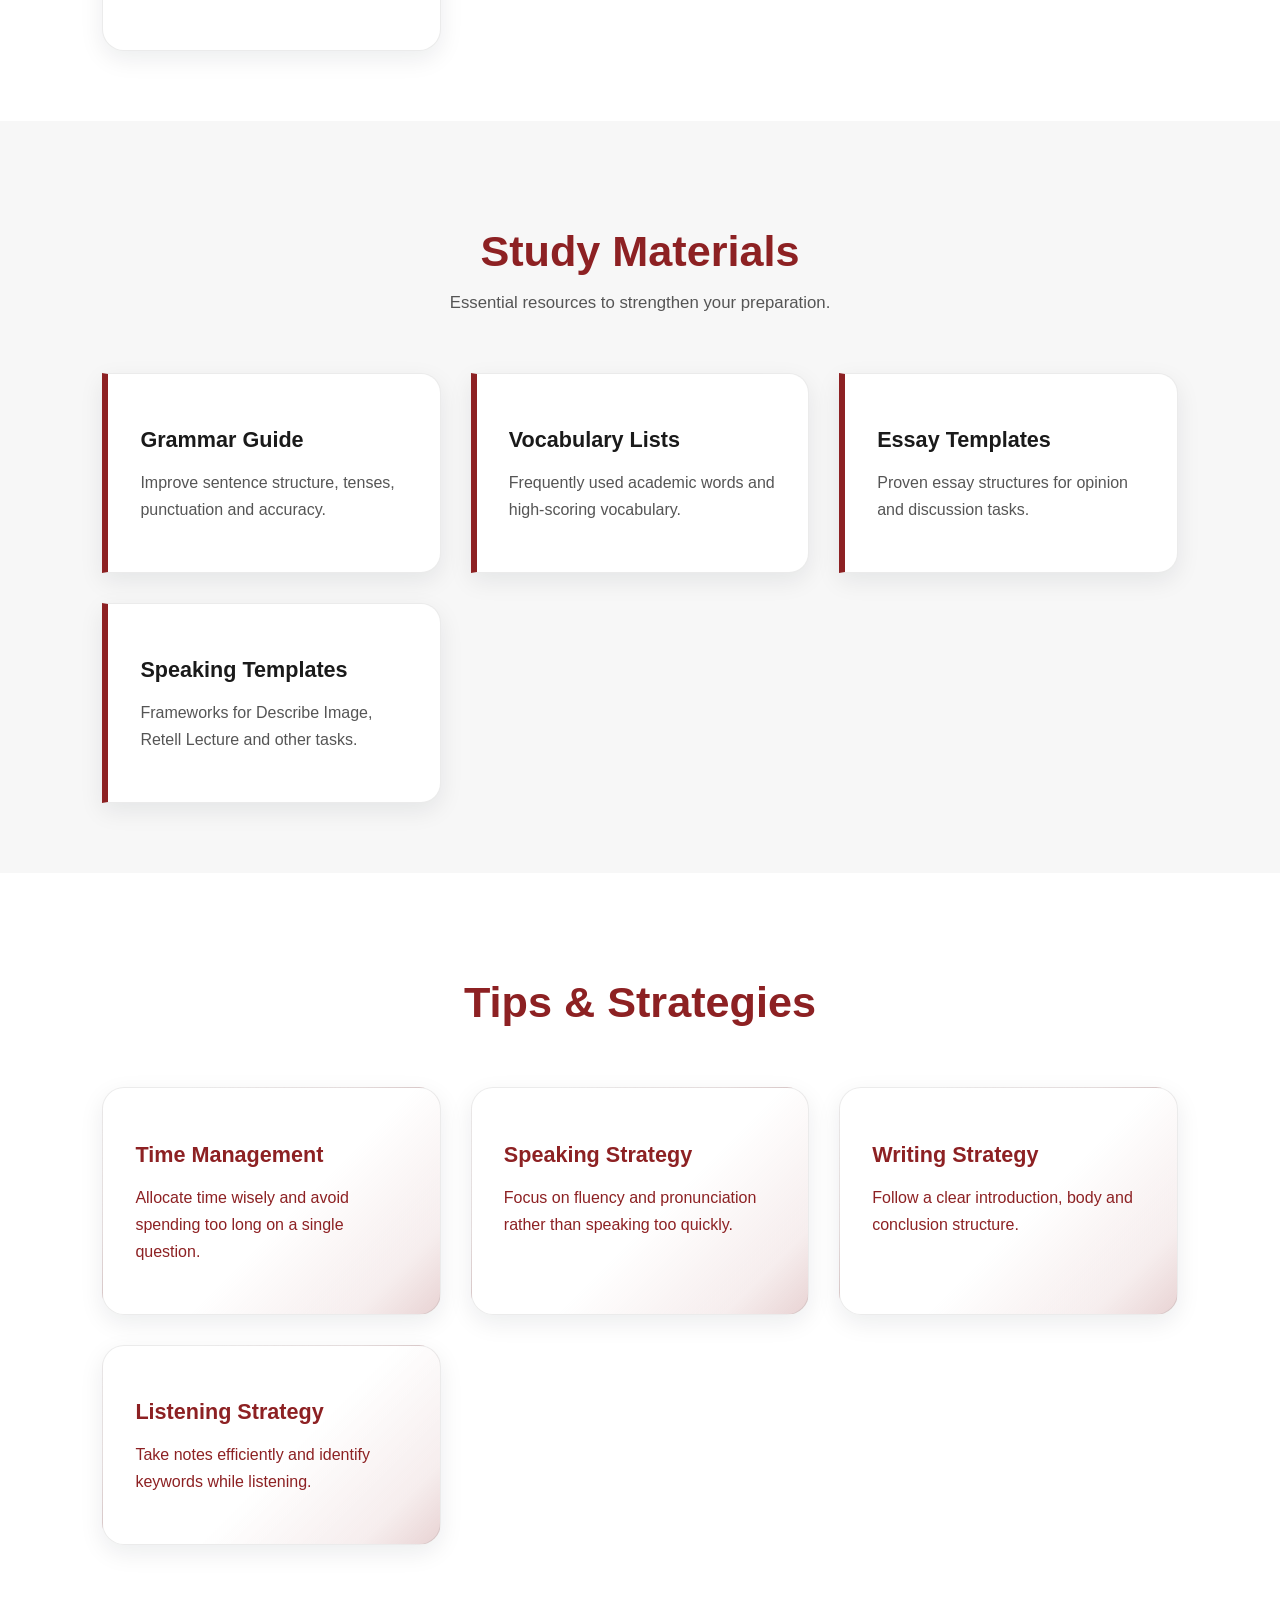
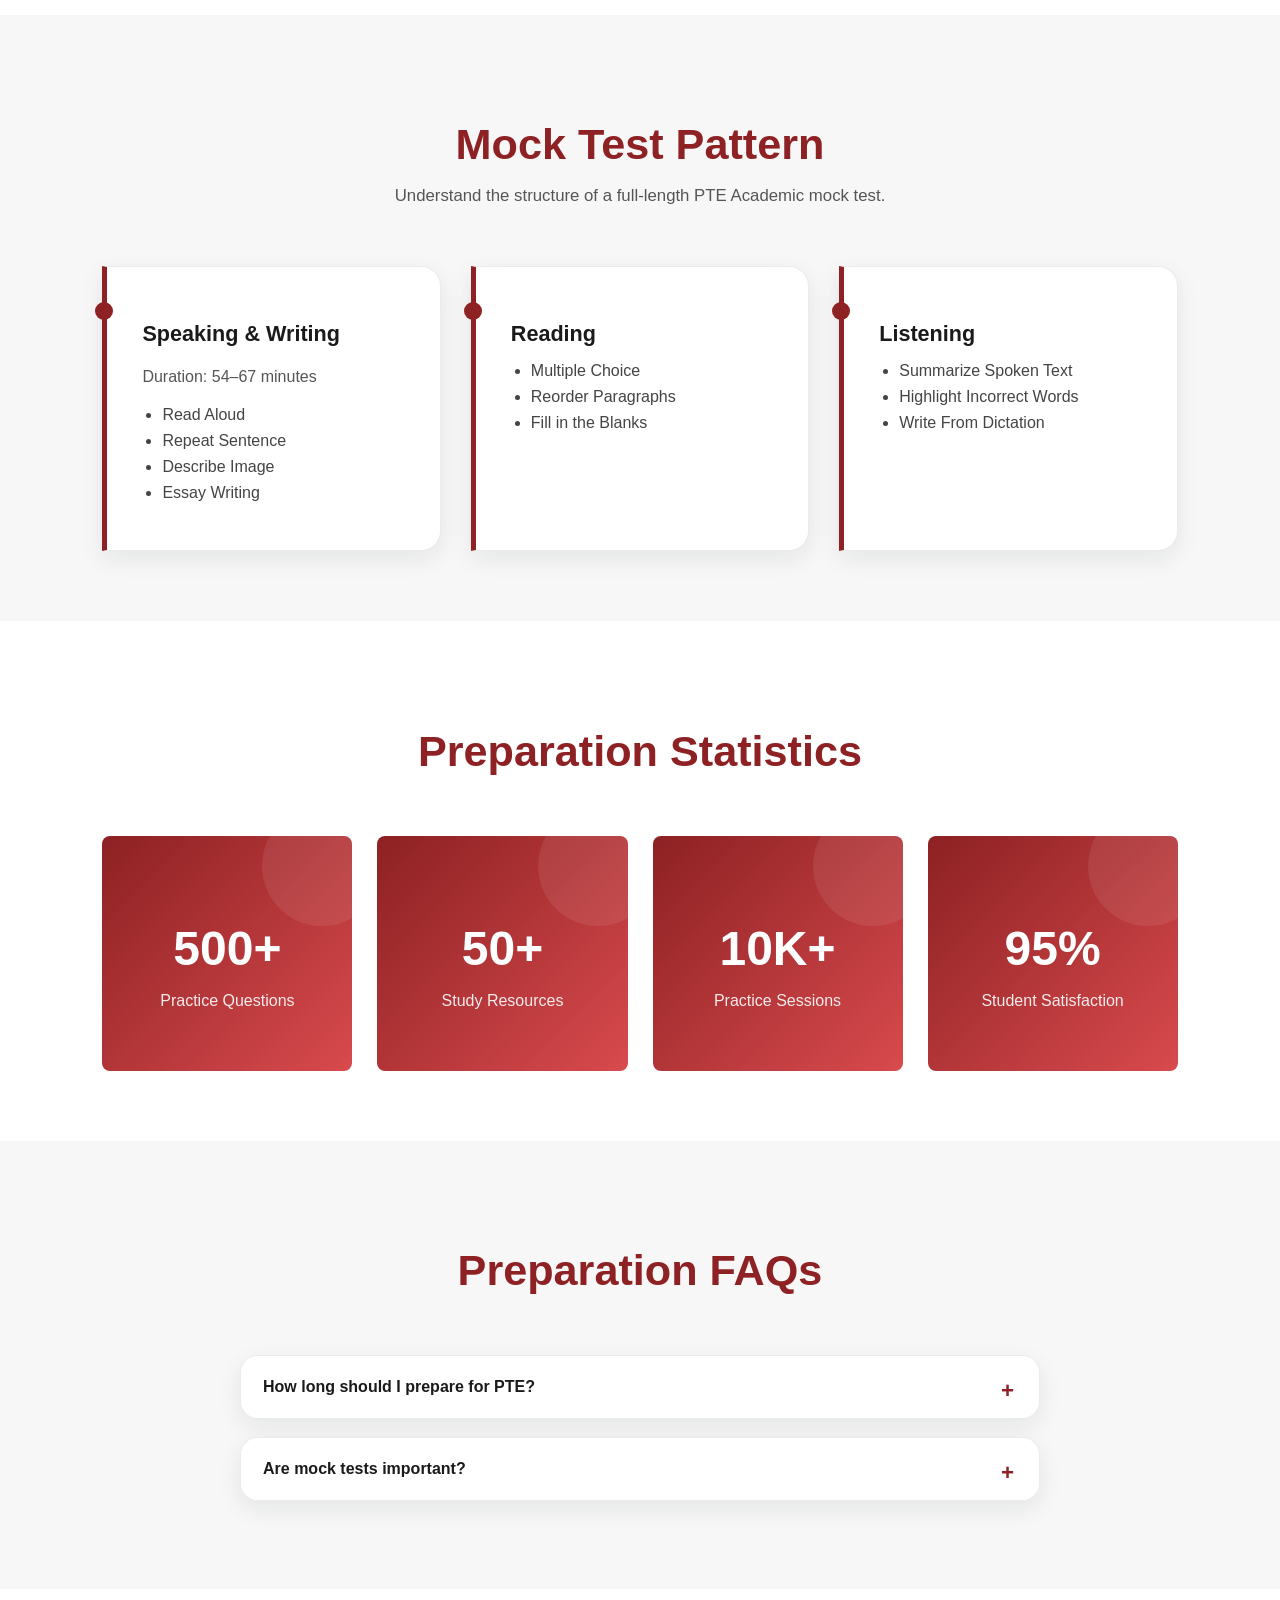
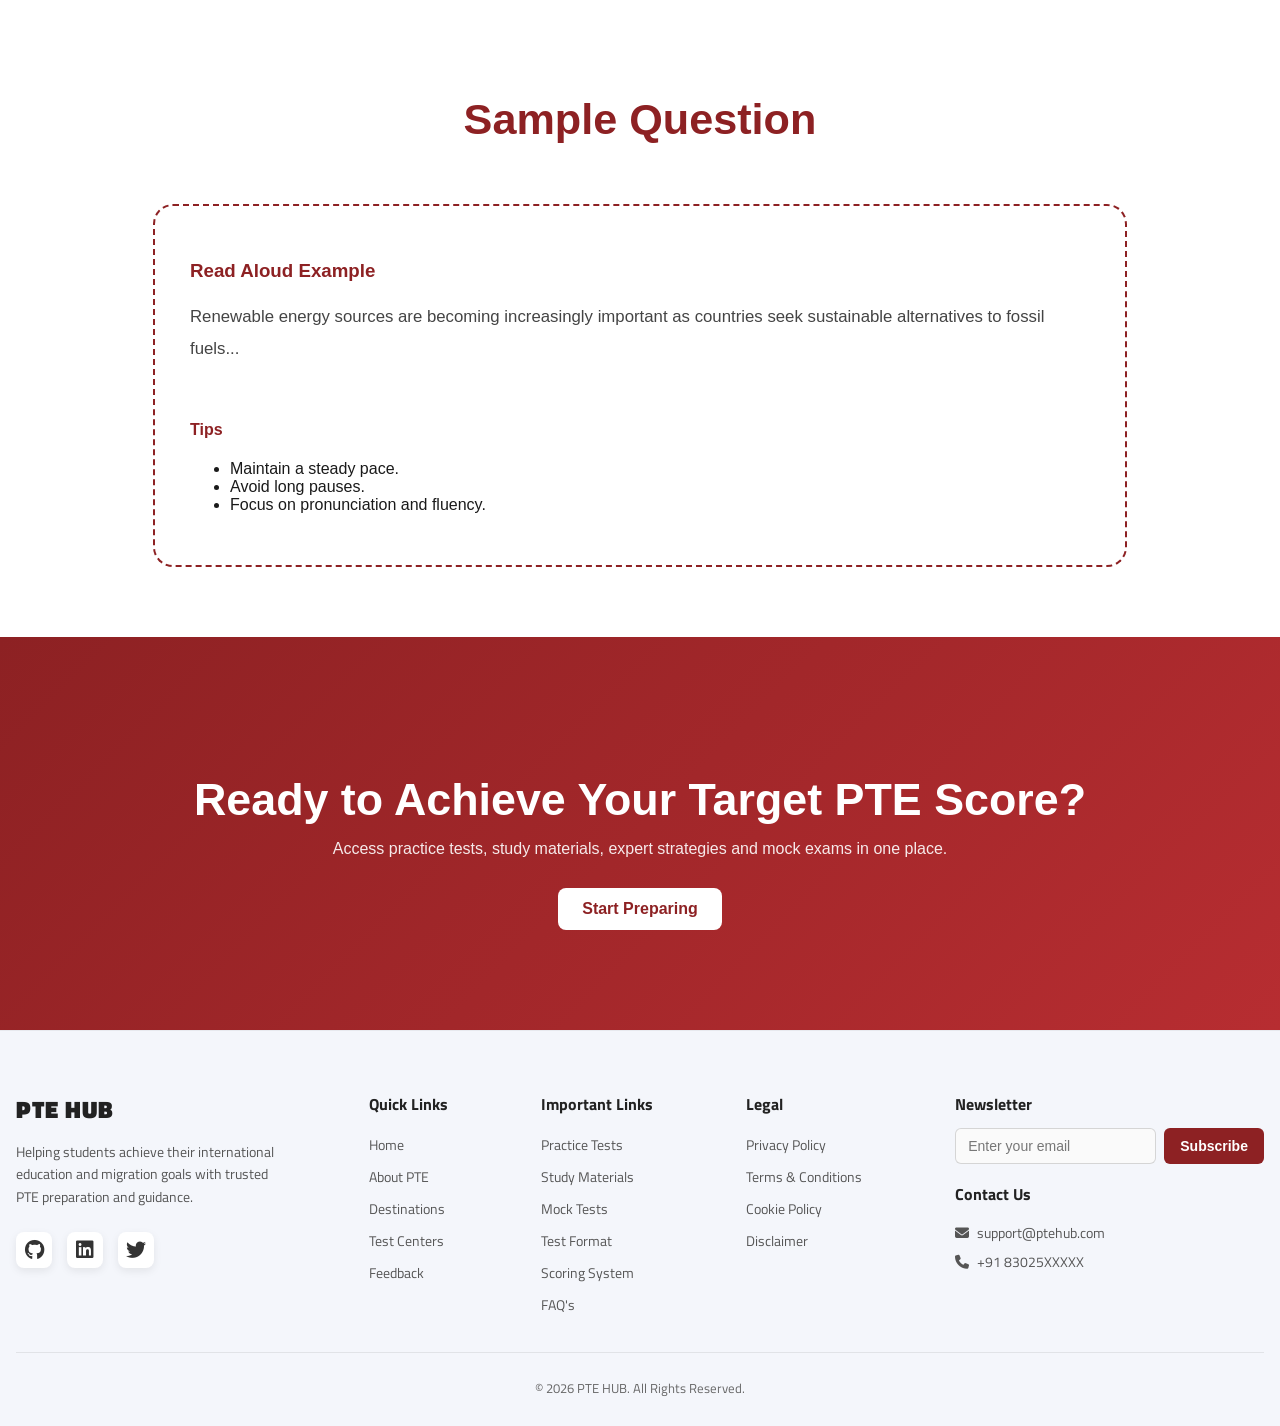
<file: pages/preparation.html>
<!DOCTYPE html>
<html lang="en">

<head>
    <meta charset="UTF-8" />
    <meta name="viewport" content="width=device-width, initial-scale=1.0" />
    <title>PTE Preparation | PTE HUB</title>

    <!-- Google Fonts -->
    <link rel="preconnect" href="https://fonts.googleapis.com" />
    <link rel="preconnect" href="https://fonts.gstatic.com" crossorigin />
    <link href="https://fonts.googleapis.com/css2?family=Titillium+Web:ital,wght@0,200;0,300;0,400;0,600;0,700;0,900;1,200;1,300;1,400;1,600;1,700&display=swap" rel="stylesheet" />

    <!-- Global Stylesheets -->
    <link rel="stylesheet" href="../styles/css/style.css" />
    <link rel="stylesheet" href="../styles/css/navbar.css" />
    <link rel="stylesheet" href="../styles/css/footer.css" />
    <link rel="stylesheet" href="../styles/css/auth-popup.css" />
    <link rel="stylesheet" href="../styles/css/theme.css" />

    <!-- Font Awesome -->
    <link rel="stylesheet" href="https://cdnjs.cloudflare.com/ajax/libs/font-awesome/6.5.1/css/all.min.css" />

    <!-- Theme initialisation -->
    <script src="../scripts/js/theme.js"></script>

    <style>
        /* ===== PREPARATION PAGE CUSTOM STYLES ===== */
        /* All colours use theme variables, so dark mode works automatically */

        .prep-hero {
            min-height: 75vh;
            display: flex;
            justify-content: center;
            align-items: center;
            text-align: center;
            padding: 40px 20px;
            background:
                linear-gradient(rgba(10, 15, 30, 0.72),
                    rgba(10, 15, 30, 0.72)),
                url("https://images.unsplash.com/photo-1434030216411-0b793f4b4173");
            background-size: cover;
            background-position: center;
            position: relative;
        }

        .prep-hero div {
            max-width: 850px;
        }

        .prep-hero h1 {
            color: #fff;
            font-size: clamp(2.4rem, 6vw, 4rem);
            font-weight: 700;
            margin-bottom: 20px;
            line-height: 1.1;
        }

        .prep-hero p {
            color: rgba(255, 255, 255, .9);
            font-size: clamp(1rem, 2vw, 1.2rem);
            max-width: 700px;
            margin: auto;
        }

        /* Common sections */
        .prep-section {
            padding: 70px 8%;
        }

        .prep-section .section-heading {
            text-align: center;
            margin-bottom: 60px;
        }

        .prep-section .section-heading h2 {
            font-size: clamp(2rem, 4vw, 2.7rem);
            color: var(--accent, #8d2123);
            margin-bottom: 10px;
        }

        .prep-section .section-heading p {
            color: var(--text-muted, #6b7280);
            font-size: 1.05rem;
        }

        .prep-grid {
            display: grid;
            grid-template-columns: repeat(auto-fit, minmax(280px, 1fr));
            gap: 30px;
        }

        .prep-card {
            background: var(--bg-card, #fff);
            padding: 32px;
            border-radius: 22px;
            transition: transform 0.35s ease, box-shadow 0.35s ease;
            box-shadow: var(--shadow-soft, 0 10px 30px rgba(0, 0, 0, 0.08));
            border: 1px solid var(--border-card, transparent);
        }

        .prep-card:hover {
            transform: translateY(-8px);
            box-shadow: var(--shadow-lift, 0 20px 40px rgba(0, 0, 0, 0.12));
        }

        .prep-card h3 {
            color: var(--text-primary, #111827);
            margin-bottom: 10px;
            font-size: 1.35rem;
        }

        .prep-card p {
            color: var(--text-muted, #6b7280);
            line-height: 1.7;
        }

        .prep-card ul {
            padding-left: 20px;
            margin-top: 15px;
        }

        .prep-card li {
            margin-bottom: 8px;
            color: var(--text-secondary, #4b5563);
        }

        /* Practice tests – icon circles */
        .prep-card .card-icon {
            width: 80px;
            height: 80px;
            margin: 0 auto 20px;
            display: flex;
            align-items: center;
            justify-content: center;
            border-radius: 50%;
            background: linear-gradient(135deg, var(--accent, #8d2123), #d84a4d);
            color: white;
            font-size: 2rem;
        }

        /* Study materials – left border accent */
        .prep-card.border-left {
            border-left: 6px solid var(--accent, #8d2123);
            border-radius: 0 20px 20px 0;
        }

        /* Tips & Strategies – gradient background (light theme) */
        .prep-card.gradient-bg {
            background: linear-gradient(135deg,
                    var(--bg-card, #fff) 0%,
                    var(--bg-card, #fff) 55%,
                    rgba(141, 33, 35, 0.08) 85%,
                    var(--accent, #8d2123) 200%);
            color: var(--accent, #8d2123);
        }

        .prep-card.gradient-bg h3,
        .prep-card.gradient-bg p {
            color: var(--accent, #8d2123);
        }

        /* Mock tests – left border with dot */
        .prep-card.mock-card {
            position: relative;
            border-left: 5px solid var(--accent, #8d2123);
            border-radius: 0 20px 20px 0;
            padding-left: 35px;
        }

        .prep-card.mock-card::before {
            content: "";
            position: absolute;
            width: 18px;
            height: 18px;
            background: var(--accent, #8d2123);
            border-radius: 50%;
            left: -12px;
            top: 35px;
        }

        /* Sample question card */
        .prep-sample {
            background: var(--bg-card, #fffef8);
            border: 2px dashed var(--accent, #8d2123);
            border-radius: 20px;
            padding: 35px;
            max-width: 900px;
            margin: 0 auto;
            box-shadow: none;
        }

        .prep-sample h3,
        .prep-sample h4 {
            color: var(--accent, #8d2123);
        }

        .prep-sample p {
            font-size: 1.05rem;
            line-height: 1.9;
            color: var(--text-secondary, #4b5563);
        }

        /* Stats cards */
        .prep-stats {
            display: grid;
            grid-template-columns: repeat(auto-fit, minmax(220px, 1fr));
            gap: 25px;
        }

        .stat-card {
            background: linear-gradient(135deg,
                    var(--accent, #8d2123),
                    #d84a4d);
            color: white;
            text-align: center;
            padding: 45px 20px;
            border-radius: 25px;
            position: relative;
            overflow: hidden;
        }

        .stat-card::after {
            content: "";
            position: absolute;
            width: 120px;
            height: 120px;
            background: rgba(255, 255, 255, 0.08);
            border-radius: 50%;
            top: -30px;
            right: -30px;
        }

        .stat-card h2 {
            font-size: 3rem;
            margin-bottom: 10px;
        }

        .stat-card p {
            opacity: .9;
        }

        /* FAQ items */
        .prep-faq-item {
            background: var(--bg-card, #fff);
            border-radius: 18px;
            margin-bottom: 18px;
            overflow: hidden;
            box-shadow: var(--shadow-soft, 0 8px 25px rgba(0, 0, 0, 0.05));
            border: 1px solid var(--border-card, transparent);
        }

        .prep-faq-question {
            width: 100%;
            border: none;
            background: var(--bg-card, #fff);
            color: var(--text-primary, #111827);
            text-align: left;
            padding: 22px;
            font-size: 1rem;
            font-weight: 600;
            cursor: pointer;
            position: relative;
            transition: background 0.2s;
        }

        .prep-faq-question::after {
            content: "+";
            position: absolute;
            right: 25px;
            color: var(--accent, #8d2123);
            font-size: 1.4rem;
        }

        .prep-faq-answer {
            display: none;
            padding: 0 22px 22px;
            color: var(--text-muted, #6b7280);
            line-height: 1.7;
        }

        .prep-faq-item.active .prep-faq-answer {
            display: block;
        }

        .prep-faq-item.active .prep-faq-question::after {
            content: "−";
        }

        /* CTA section */
        .prep-cta {
            background: linear-gradient(135deg, var(--accent, #8d2123), #b72d31);
            color: white;
            text-align: center;
            padding: 100px 8%;
        }

        .prep-cta h2 {
            font-size: clamp(2rem, 4vw, 2.8rem);
            margin-bottom: 15px;
        }

        .prep-cta p {
            max-width: 700px;
            margin: auto;
            margin-bottom: 30px;
            opacity: .9;
        }

        .prep-cta .mock-btn {
            display: inline-block;
            padding: 12px 24px;
            background: white;
            color: var(--accent, #8d2123);
            border-radius: 10px;
            text-decoration: none;
            font-weight: 700;
            transition: transform 0.3s;
        }

        .prep-cta .mock-btn:hover {
            transform: translateY(-3px);
        }

        /* Responsive */
        @media (max-width: 768px) {
            .prep-section {
                padding: 60px 6%;
            }
            .prep-card {
                padding: 25px;
            }
            .prep-hero {
                min-height: 60vh;
            }
        }

        /* ================= DARK THEME OVERRIDES ================= */
        [data-theme="dark"] body {
            background: var(--bg-primary);
            color: var(--text-primary);
        }

        [data-theme="dark"] .features-heading h2,
        [data-theme="dark"] .section-title h2 {
            color: var(--text-primary);
        }

        [data-theme="dark"] .features-heading p,
        [data-theme="dark"] .section-title p {
            color: var(--text-secondary);
        }

        [data-theme="dark"] .feature-box {
            background: var(--bg-card);
        }

        [data-theme="dark"] .feature-box h3 {
            color: var(--text-primary);
        }

        [data-theme="dark"] .feature-box p,
        [data-theme="dark"] .feature-box li {
            color: var(--text-secondary);
        }

        [data-theme="dark"] #tips-strategies .feature-box {
            background: var(--bg-card);
        }

        [data-theme="dark"] #tips-strategies .feature-box h3,
        [data-theme="dark"] #tips-strategies .feature-box p {
            color: var(--text-primary);
        }

        [data-theme="dark"] .feature-box[style] {
            background: var(--bg-card) !important;
            border-color: var(--border-card) !important;
        }

        [data-theme="dark"] .feature-box[style] h3,
        [data-theme="dark"] .feature-box[style] h4 {
            color: var(--text-primary) !important;
        }

        [data-theme="dark"] .gray {
            background: var(--bg-secondary);
        }

        [data-theme="dark"] .faq-item {
            background: var(--bg-card);
        }

        [data-theme="dark"] .faq-question {
            background: var(--bg-card);
            color: var(--text-primary);
        }

        [data-theme="dark"] .faq-answer {
            color: var(--text-secondary);
        }
    </style>
</head>

<body>

    <!-- ================= HEADER (NAVBAR) ================= -->
    <header id="header">
        <div id="navbar-placeholder"></div>
    </header>

    <!-- ================= HERO ================= -->
    <section class="prep-hero">
        <div>
            <h1>Prepare for PTE Success</h1>
            <p>
                Practice smarter with study resources, mock tests,
                preparation strategies and section-wise exercises.
            </p>
        </div>
    </section>

    <!-- ================= PRACTICE TESTS ================= -->
    <section id="practice-tests" class="prep-section">
        <div class="section-heading">
            <h2>Practice Tests</h2>
            <p>Practice every section of the PTE Academic exam.</p>
        </div>

        <div class="prep-grid">
            <div class="prep-card">
                <div class="card-icon"><i class="fas fa-microphone"></i></div>
                <h3>Speaking</h3>
                <p>Read Aloud, Repeat Sentence, Describe Image, Retell Lecture and Answer Short Question.</p>
            </div>

            <div class="prep-card">
                <div class="card-icon"><i class="fas fa-pen"></i></div>
                <h3>Writing</h3>
                <p>Summarize Written Text and Essay Writing practice with sample responses.</p>
            </div>

            <div class="prep-card">
                <div class="card-icon"><i class="fas fa-book-open"></i></div>
                <h3>Reading</h3>
                <p>Fill in the Blanks, Reorder Paragraphs and Multiple Choice questions.</p>
            </div>

            <div class="prep-card">
                <div class="card-icon"><i class="fas fa-headphones"></i></div>
                <h3>Listening</h3>
                <p>Summarize Spoken Text, Highlight Incorrect Words and Listening exercises.</p>
            </div>
        </div>
    </section>

    <!-- ================= STUDY MATERIALS ================= -->
    <section id="study-materials" class="prep-section" style="background:var(--bg-secondary, #f8fafc);">
        <div class="section-heading">
            <h2>Study Materials</h2>
            <p>Essential resources to strengthen your preparation.</p>
        </div>

        <div class="prep-grid">
            <div class="prep-card border-left">
                <h3>Grammar Guide</h3>
                <p>Improve sentence structure, tenses, punctuation and accuracy.</p>
            </div>

            <div class="prep-card border-left">
                <h3>Vocabulary Lists</h3>
                <p>Frequently used academic words and high-scoring vocabulary.</p>
            </div>

            <div class="prep-card border-left">
                <h3>Essay Templates</h3>
                <p>Proven essay structures for opinion and discussion tasks.</p>
            </div>

            <div class="prep-card border-left">
                <h3>Speaking Templates</h3>
                <p>Frameworks for Describe Image, Retell Lecture and other tasks.</p>
            </div>
        </div>
    </section>

    <!-- ================= TIPS & STRATEGIES ================= -->
    <section id="tips-strategies" class="prep-section">
        <div class="section-heading">
            <h2>Tips &amp; Strategies</h2>
        </div>

        <div class="prep-grid">
            <div class="prep-card gradient-bg">
                <h3>Time Management</h3>
                <p>Allocate time wisely and avoid spending too long on a single question.</p>
            </div>

            <div class="prep-card gradient-bg">
                <h3>Speaking Strategy</h3>
                <p>Focus on fluency and pronunciation rather than speaking too quickly.</p>
            </div>

            <div class="prep-card gradient-bg">
                <h3>Writing Strategy</h3>
                <p>Follow a clear introduction, body and conclusion structure.</p>
            </div>

            <div class="prep-card gradient-bg">
                <h3>Listening Strategy</h3>
                <p>Take notes efficiently and identify keywords while listening.</p>
            </div>
        </div>
    </section>

    <!-- ================= MOCK TEST PATTERN ================= -->
    <section id="mock-tests" class="prep-section" style="background:var(--bg-secondary, #f8fafc);">
        <div class="section-heading">
            <h2>Mock Test Pattern</h2>
            <p>Understand the structure of a full-length PTE Academic mock test.</p>
        </div>

        <div class="prep-grid">
            <div class="prep-card mock-card">
                <h3>Speaking &amp; Writing</h3>
                <p>Duration: 54–67 minutes</p>
                <ul>
                    <li>Read Aloud</li>
                    <li>Repeat Sentence</li>
                    <li>Describe Image</li>
                    <li>Essay Writing</li>
                </ul>
            </div>

            <div class="prep-card mock-card">
                <h3>Reading</h3>
                <ul>
                    <li>Multiple Choice</li>
                    <li>Reorder Paragraphs</li>
                    <li>Fill in the Blanks</li>
                </ul>
            </div>

            <div class="prep-card mock-card">
                <h3>Listening</h3>
                <ul>
                    <li>Summarize Spoken Text</li>
                    <li>Highlight Incorrect Words</li>
                    <li>Write From Dictation</li>
                </ul>
            </div>
        </div>
    </section>

    <!-- ================= STATISTICS ================= -->
    <section class="prep-section">
        <div class="section-heading">
            <h2>Preparation Statistics</h2>
        </div>

        <div class="prep-stats">
            <div class="stat-card">
                <h2>500+</h2>
                <p>Practice Questions</p>
            </div>
            <div class="stat-card">
                <h2>50+</h2>
                <p>Study Resources</p>
            </div>
            <div class="stat-card">
                <h2>10K+</h2>
                <p>Practice Sessions</p>
            </div>
            <div class="stat-card">
                <h2>95%</h2>
                <p>Student Satisfaction</p>
            </div>
        </div>
    </section>

    <!-- ================= FAQ ================= -->
    <section class="prep-section" style="background:var(--bg-secondary, #eef2f7);">
        <div class="section-heading">
            <h2>Preparation FAQs</h2>
        </div>

        <div style="max-width:800px;margin:0 auto;">
            <div class="prep-faq-item">
                <button class="prep-faq-question">How long should I prepare for PTE?</button>
                <div class="prep-faq-answer">Most students prepare for 4–8 weeks depending on their English proficiency level.</div>
            </div>

            <div class="prep-faq-item">
                <button class="prep-faq-question">Are mock tests important?</button>
                <div class="prep-faq-answer">Yes, mock tests help you understand timing and exam patterns.</div>
            </div>
        </div>
    </section>

    <!-- ================= SAMPLE QUESTION ================= -->
    <section class="prep-section">
        <div class="section-heading">
            <h2>Sample Question</h2>
        </div>

        <div class="prep-sample">
            <h3>Read Aloud Example</h3>
            <p>
                Renewable energy sources are becoming increasingly
                important as countries seek sustainable alternatives
                to fossil fuels...
            </p>
            <br />
            <h4>Tips</h4>
            <ul>
                <li>Maintain a steady pace.</li>
                <li>Avoid long pauses.</li>
                <li>Focus on pronunciation and fluency.</li>
            </ul>
        </div>
    </section>

    <!-- ================= CTA ================= -->
    <section class="prep-cta">
        <div>
            <h2>Ready to Achieve Your Target PTE Score?</h2>
            <p>
                Access practice tests, study materials, expert strategies
                and mock exams in one place.
            </p>
            <a href="/pages/register.html" class="mock-btn">
                Start Preparing
            </a>
        </div>
    </section>

    <!-- ================= FOOTER & POPUP PLACEHOLDERS ================= -->
    <div id="footer-placeholder"></div>
    <div id="auth-popup-placeholder"></div>

    <!-- ================= SCRIPTS ================= -->
    <script src="../scripts/js/navbar.js"></script>
    <script src="../scripts/js/footer.js"></script>
    <script src="../scripts/js/script.js"></script>
    <script src="../scripts/js/auth-popup.js"></script>
    <script src="../scripts/js/theme.js"></script>

    <!-- FAQ toggle (replicates original behaviour) -->
    <script>
        document.querySelectorAll('.prep-faq-question').forEach(btn => {
            btn.addEventListener('click', function() {
                const item = this.closest('.prep-faq-item');
                const isActive = item.classList.contains('active');

                // Close all others (accordion behaviour)
                document.querySelectorAll('.prep-faq-item').forEach(i => i.classList.remove('active'));

                if (!isActive) {
                    item.classList.add('active');
                }
            });
        });
    </script>

</body>

</html>
</file>
<file: styles/css/style.css>
/* Global Styles */
body {
    margin: 0;
    font-family: 'Arial', sans-serif;
    background: white;
    color: #1a1a1a;
    overflow-x: hidden;
}

/* Header */
#header {
    position: absolute; /* overlay on hero */
    top: 0;
    left: 0;
    width: 100%;

    display: flex;
    align-items: center;
    justify-content: space-between;

    padding: 15px 40px;

    z-index: 999;

    background: transparent; /* IMPORTANT */
}

#header img {
    height: 50px;
    width: auto;
}

#navbar-container {
    display:flex;
    align-items:center;
    justify-content:space-between;
    width:100%;
    position:relative;
}

#navbar {
    display:flex;
    flex-direction:row;
    align-items:center;
    justify-content:center;
    gap:20px;
}

#navbar li {
    list-style: none;
    padding: 0 20px;
    position: relative;
}

#navbar li a {
    font-size: 16px;
    font-weight: 600;
    text-decoration: none;
    color: #1a1a1a;
    transition: 0.3s ease;
    border-bottom: 2px solid transparent;
    padding-bottom: 8px;
}

#navbar li a:hover,
#navbar li a.active {
    color: #8d2123;
}

#mobile {
    display: none;
}

#address, #address1{
    background:#8d2123;
    color:white;
    border:none;
    border-radius:8px;
    padding:12px 26px;
    font-size:15px;
    font-weight:600;
    cursor:pointer;
    transition:all 0.3s ease;
}

#address:hover, #address1:hover{
    background:#6a181b;
    transform:translateY(-2px);
    box-shadow:0 8px 20px rgba(0,0,0,0.3);
}

#address:hover, #address1:hover {
    background-color: #6a181b;
}

/* Hamburger Icon */
.hamburger {
    display: none;
    cursor: pointer;
}

.hamburger i {
    font-size: 30px;
}

/* Hero Section */
.hero-image{
    background-image:url('../../assets/images/hero.jpg');
    background-size:cover;
    background-position:center;
    width: 100%;
    position: relative;
    overflow: hidden;
    min-height:calc(100vh - 80px); /* adjust based on navbar height */

    display:flex;
    flex: 1;
    padding:80px 40px 40px 40px;
}

.hero-wrapper{
    display:flex;
    align-items:center;
    justify-content:flex-start;
    max-width:1200px;
    width:100%;
        padding:80px 40px 40px 40px;

    padding:80px 40px 40px 40px;
}

.hero-text{
    max-width:460px;
    background:rgba(255,255,255,0.85);
    backdrop-filter:blur(14px);
    padding:25px 38px 35px 38px;
    border-radius:8px;
    box-shadow:0 20px 60px rgba(0,0,0,0.22);
    border:1px solid rgba(255,255,255,0.35);
}

.hero-text h2{
    font-size:38px;
    font-weight:700;
    line-height:1.25;
    margin-top:0;
    margin-bottom:12px;
    color:#1a1a1a;
}

.hero-text h3{
    font-size:24px;
    font-weight:500;
    margin-bottom:22px;
    color:#444;
}

.hero-text p{
    margin:8px 0;
    font-size:15px;
    line-height:1.6;
    color:#555;
}

.hero-text button{
    margin-top:22px;
}

.hero-points{
    list-style:none;
    padding:0;
    margin:18px 0 22px 0;
}

.hero-points li{
    display:flex;
    align-items:flex-start;
    gap:10px;
    font-size:15px;
    color:#555;
    margin-bottom:8px;
    line-height:1.5;
}

.hero-points i{
    color:#8d2123;
    margin-top:3px;
    font-size:14px;
}

.hero-actions{
    margin-top:10px;
}

section.reveal{
    padding:80px 20px;
    text-align:center;
}

section.reveal:nth-of-type(even){
    background:#ffffff;
}

section.reveal:nth-of-type(odd){
    background:#f7f7f7;
}

.features-heading h2{
    font-size:32px;
    margin-bottom:10px;
}

.features-heading p{
    color:#555;
    margin-bottom:40px;
}

#page2{
    background:#ffffff;
    padding:80px 20px;
}

#alpha{
    text-align:center;
    margin-bottom:40px;
}

#alpha h2{
    font-size:32px;
    color:#1a1a1a;
}

#alpha p{
    color:#555;
}


/* Cards Section */
#container{
    max-width:1200px;
    margin:auto;
    display:grid;
    grid-template-columns:repeat(auto-fit,minmax(300px,1fr));
    gap:30px;
}

#container .cards::after{
    content:"";
    position:absolute;
    inset:0;
    background:linear-gradient(120deg, transparent, rgba(255,255,255,0.3), transparent);
    opacity:0;
    transition:0.4s;
    pointer-events: none;
}

#container .cards:hover::after{
    opacity:1;
}

#container .cards{
    width:100%;
    background:#ffffff;

    border-radius:12px;
    overflow:visible;
    position:relative;

    box-shadow:0 10px 25px rgba(0,0,0,0.08);

    transition:all 0.4s ease;

    text-align:center;
    padding-bottom:25px;
}



#address, #address1{
    letter-spacing:0.5px;
}

#container .cards:hover{
    transform:translateY(-10px);
    box-shadow:0 20px 40px rgba(0,0,0,0.15);
}

#container .cards img{
    width:100%;
    height:220px;

    object-fit:cover;

    border-top-left-radius:12px;
    border-top-right-radius:12px;

    transition:transform 0.4s ease;
}

#container .cards:hover img{
    transform:scale(1.08);
}

#container .cards h3{
    margin-top:20px;
    font-size:20px;
    color:#1a1a1a;
}

#container .cards p{
    padding:0 20px;
    color:#555;
    line-height:1.5;
}

#container .cards button{
    margin-top:15px;
}

/* Book Now Button */
.book-now-btn {
    display: inline-block;
    background: #8d2123;
    color: #ffffff;
    border: none;
    border-radius: 8px;
    padding: 11px 28px;
    font-size: 14px;
    font-weight: 700;
    letter-spacing: 0.5px;
    cursor: pointer;
    position: relative;
    z-index: 10;
    transition: background 0.25s ease, transform 0.2s ease, box-shadow 0.25s ease;
    box-shadow: 0 4px 14px rgba(141, 33, 35, 0.3);
}

.book-now-btn:hover {
    background: #6a181b;
    transform: translateY(-2px);
    box-shadow: 0 8px 20px rgba(141, 33, 35, 0.45);
}

.book-now-btn:active {
    transform: translateY(0);
}
/* Reviews Section */
#contact {
    background: #f7f7f7;
    padding: 80px 20px;
    text-align: center;
}

#reviews {
    max-width: 1200px;
    margin: 50px auto 10px auto;

    display: grid;
    grid-template-columns: repeat(auto-fit, minmax(280px, 1fr));
    gap: 32px;

    align-items: stretch;
}

/* ===== PREMIUM REVIEW CARD ===== */
.review {
    background: #ffffff;

    padding: 32px 28px 28px 28px;

    border-radius: 18px;
    border: 1px solid rgba(141, 33, 35, 0.08);

    box-shadow:
        0 2px 8px rgba(0, 0, 0, 0.04),
        0 14px 32px rgba(0, 0, 0, 0.07);

    position: relative;
    overflow: hidden;

    text-align: left;
    display: flex;
    flex-direction: column;

    transition: transform 0.35s ease, box-shadow 0.35s ease, border-color 0.35s ease;
   margin: 20px;
}

/* subtle top accent that appears on hover */
.review::before {
    content: "";
    position: absolute;
    top: 0;
    left: 0;
    width: 100%;
    height: 4px;
    background: linear-gradient(90deg, #8d2123, #c0392b);
    transform: scaleX(0);
    transform-origin: left;
    transition: transform 0.4s ease;
}

.review:hover::before {
    transform: scaleX(1);
}

.review:hover {
    transform: translateY(-8px);
    box-shadow:
        0 4px 14px rgba(0, 0, 0, 0.06),
        0 26px 52px rgba(141, 33, 35, 0.16);
    border-color: rgba(141, 33, 35, 0.18);
}

/* Quote icon — big, soft watermark style */
.review-quote {
    font-size: 32px;
    color: rgba(141, 33, 35, 0.18);
    line-height: 1;
    margin-bottom: 12px;
}

/* Reviewer name */
.review h3 {
    font-size: 1.08em;
    font-weight: 700;
    margin: 0 0 8px 0;
    color: #1a1a1a;
    letter-spacing: 0.2px;
}

/* Star ratings — gold */
.review-stars {
    margin-bottom: 14px;
    font-size: 14px;
    letter-spacing: 2px;
    color: #f0a500;
}

.review-stars .fa-star,
.review-stars .fa-star-half-alt {
    color: #f0a500;
    text-shadow: 0 1px 2px rgba(240, 165, 0, 0.25);
}

/* Quote text */
.review p {
    font-size: 0.95em;
    color: #5a5a5a;
    line-height: 1.7;
    margin: 0;
    flex-grow: 1;
}

.review p i {
    font-style: italic;
    font-weight: 400;
}

/* Scrollbar styling no longer needed since grid replaces horizontal scroll,
   but keep for any leftover horizontal overflow on very small screens */
.reviews-scroll-wrapper {
    overflow-x: visible;
}

/* Footer */
footer {
    display: flex;
    flex-wrap: wrap;
    justify-content: space-between;
    padding: 20px;
    background-color: #f5f5f5;
}

footer .col {
    flex: 1;
    margin-bottom: 20px;
}

footer .col h4 {
    font-size: 14px;
    padding-bottom: 20px;
}

footer a {
    font-size: 13px;
    color: #222;
    text-decoration: none;
    margin: 10px 0;
}

footer .follow {
    margin-top: 20px;
}

footer .follow i {
    color: #465b52;
    padding-right: 4px;
    cursor: pointer;
}

footer .follow i:hover,
footer a:hover {
    color: #088178;
}

/* Responsive Adjustments */
@media (max-width: 768px) {
    #navbar {
        display:none;
        flex-direction:column;
        gap:10px;
        width:100%;
        text-align:center;
        background:#E3E6F3;
        padding:15px 0;
    }

    #navbar.active{
        display:flex;
    }

    #mobile {
        display: block;
    }

    #navbar-container {
        width: 100%;
        flex-direction: column;
        align-items: center;
    }

    #address, #address1 {
        width: 100%;
        margin: 10px 0;
    }

    #container {
        grid-template-columns: 1fr;
    }

    #container .cards {
        width: 100%;
    }

    #box1 {
        width: 90%;
        margin: 20px auto;
    }

    #point {
        height: auto;
        padding: 20px;
    }

    #box1 h2, #box1 h3, #box1 h5 {
        font-size: 1em;
    }

    /* Hamburger visibility */
    .hamburger {
        display: block;
    }
            #reviews {
                grid-template-columns: 1fr;
                gap: 24px;
                margin: 30px auto 10px auto;
            } 
}

@media (max-width: 480px) {
    #header {
        flex-direction: column;
        text-align: center;
    }

    #navbar li {
        padding: 5px 0;
    }

    #navbar {
        padding: 10px;
    }

    #address, #address1 {
        padding: 8px 15px;
    }
}

@media (max-width:768px){

    #point{
        padding:80px 20px 30px 20px;
        min-height:auto;
    }

    .hero-wrapper{
        flex-direction:column;
        justify-content:center;
        align-items:center;
        text-align:center;
    }

    .hero-text{
        max-width:100%;
        padding:20px;
    }

    .hero-text h2{
        font-size:26px;
    }

    .hero-text h3{
        font-size:18px;
    }

}

/* LOGIN REQUIRED POPUP */

.auth-popup-overlay{

    position:fixed;
    top:0;
    left:0;
    width:100%;
    height:100%;

    background:rgba(0,0,0,0.45);

    display:flex;
    align-items:center;
    justify-content:center;

    z-index:2000;
}

.auth-popup{

    background:white;
    padding:35px 40px;

    border-radius:16px;

    width:320px;

    text-align:center;

    box-shadow:0 15px 40px rgba(0,0,0,0.2);
}

.auth-popup h3{
    margin-bottom:10px;
}

.auth-popup p{
    font-size:14px;
    color:#666;
    margin-bottom:20px;
}

.auth-popup-actions{
    display:flex;
    gap:10px;
    justify-content:center;
}

.popup-login-btn{

    background:#2f855a;
    color:white;

    padding:10px 18px;

    border-radius:8px;

    text-decoration:none;
}

.popup-close-btn{

    padding:10px 18px;

    border:none;

    background:#ddd;

    border-radius:8px;

    cursor:pointer;
}

/* SCROLL TO TOP BUTTON */

#scrollTopBtn{
  position:fixed;

  bottom:30px;
  right:30px;

  width:44px;
  height:44px;

  border:none;
  border-radius:50%;

  background:#8d2123;
  color:white;

  font-size:18px;

  display:none; /* hidden initially */

  align-items:center;
  justify-content:center;

  cursor:pointer;

  box-shadow:0 6px 18px rgba(0,0,0,0.25);

  transition:all 0.25s ease;

  z-index:9999;
}

#scrollTopBtn.show{
  display:flex;
}

#scrollTopBtn:hover{
  background:#6f181a;
  transform:translateY(-3px);
}

/* ===== MODERN SECTION LAYOUT ===== */

.features-heading h2{
    font-size:38px;
    font-weight:700;
    letter-spacing:-0.5px;
    margin-bottom: 10px;
    color:#1a1a1a;
}

.features-heading p{
    font-size:17px;
    line-height:1.6;
    max-width:700px;
    margin:0 auto 50px auto;
    color:#555;
}

/* grid layout instead of flex */

.features-container{
    max-width:1200px;
    margin:auto;
    display:grid;
    grid-template-columns:repeat(auto-fit,minmax(220px,1fr));
    gap:30px;
}

/* modern cards */

.feature-box{
    background:white;
    padding:35px 25px;

    border-radius:14px;
    text-align:center;

    box-shadow:0 8px 25px rgba(0,0,0,0.08);

    position:relative;
    overflow:hidden;

    opacity:0;
    transform:translateY(40px);

    transition:all 0.6s ease;
}

.feature-box::before{
    content:"";
    position:absolute;
    top:0;
    left:-100%;
    width:100%;
    height:100%;
    background:linear-gradient(120deg, transparent, rgba(255,255,255,0.6), transparent);
    transition:0.6s;
}

.feature-box:hover::before{
    left:100%;
}

.feature-box:hover{
    transform:translateY(-8px);
    box-shadow:0 18px 45px rgba(0,0,0,0.15);
}

.feature-box i{
    font-size:36px;
    color:#8d2123;
    margin-bottom:18px;
}

.feature-box h3{
    margin-bottom:12px;
}

.feature-box p{
    font-size:14px;
    color:#555;
    line-height:1.5;
}

/* ===== SCROLL ANIMATION ===== */

.reveal{
    opacity:0;
    transform:translateY(40px);
    transition:all 0.8s ease;
}

.reveal.active{
    opacity:1;
    transform:translateY(0);
}

.reveal.active .feature-box{
    opacity:1;
    transform:translateY(0);
}

.reveal.active .feature-box:nth-child(1){ transition-delay:0.1s; }
.reveal.active .feature-box:nth-child(2){ transition-delay:0.2s; }
.reveal.active .feature-box:nth-child(3){ transition-delay:0.3s; }
.reveal.active .feature-box:nth-child(4){ transition-delay:0.4s; }


/* smooth page scrolling */

html{
    scroll-behavior:smooth;
}

/* SCROLLBAR (modern thin) */

::-webkit-scrollbar{
    width:6px;   /* vertical */
    height:6px;  /* horizontal */
}

::-webkit-scrollbar-track{
    background:transparent;
}

::-webkit-scrollbar-thumb{
    background:#8d2123;
    border-radius:10px;
}

::-webkit-scrollbar-thumb:hover{
    background:#6a181b;
}

#address, #address1{
    position:relative;
    overflow:hidden;
}

#address::after, #address1::after{
    content:"";
    position:absolute;
    top:0;
    left:-100%;
    width:100%;
    height:100%;
    background:rgba(255,255,255,0.2);
    transition:0.4s;
}

#address:hover::after, #address1:hover::after{
    left:100%;
}

.hero-text{
    animation:fadeUp 1s ease;
}

@keyframes fadeUp{
    from{
        opacity:0;
        transform:translateY(30px);
    }
    to{
        opacity:1;
        transform:translateY(0);
    }
}

/* SCROLL OFFSET FIX (for sticky navbar) */

section{
    scroll-margin-top: 90px;
}

/* ===== ULTRA PREMIUM FAQ ===== */

.faq-section{
    padding:120px 20px;
    background:linear-gradient(135deg,#f8f9fb,#ffffff);
    position:relative;
}

/* soft glow */
.faq-section::before{
    content:"";
    position:absolute;
    top:-100px;
    left:-100px;
    width:300px;
    height:300px;
    background:rgba(141,33,35,0.08);
    border-radius:50%;
    filter:blur(90px);
}

/* list */
.faq-list{
    max-width:850px;
    margin:auto;
    display:flex;
    flex-direction:column;
    gap:20px;
}

/* item */
.faq-item{
    border-radius:16px;
    overflow:hidden;
    background:rgba(255,255,255,0.7);
    backdrop-filter:blur(12px);

    border:1px solid rgba(255,255,255,0.4);

    box-shadow:0 10px 30px rgba(0,0,0,0.08);
    transition:all 0.3s ease;
}

.faq-item:hover{
    transform:translateY(-4px) scale(1.01);
    box-shadow:0 20px 50px rgba(0,0,0,0.15);
}

/* question */
.faq-question{
    width:100%;
    padding:22px 24px;
    border:none;
    background:transparent;

    font-size:16px;
    font-weight:600;

    display:flex;
    justify-content:space-between;
    align-items:center;

    cursor:pointer;
}

/* icon */
.faq-question span{
    width:32px;
    height:32px;

    display:flex;
    align-items:center;
    justify-content:center;

    background:#8d2123;
    color:white;

    border-radius:50%;
    font-size:18px;

    transition:0.3s;
}

/* answer */
.faq-answer{
    max-height:0;
    overflow:hidden;

    transition:max-height 0.4s ease;

    padding:0 24px;
}

.faq-answer p{
    padding:15px 0 20px;
    color:#555;
    line-height:1.6;
}

/* active */
.faq-item.active .faq-answer{
    max-height:300px;
}

.faq-item.active .faq-question span{
    transform:rotate(45deg);
    background:#6f1a1c;
}
</file>
<file: styles/css/navbar.css>
/* NAVBAR WRAPPER */

.navbar-wrapper {
    width: 100%;
    position: fixed;
    top: 0;
    /* 10px → 0 */
    left: 0;
    display: flex;
    justify-content: center;
    z-index: 1000;
    border-bottom: 0.5px solid rgba(0, 0, 0, 0.08);
    box-shadow: rgba(100, 100, 111, 0.2) 0px 7px 29px 0px;

}

/* NAVBAR CONTAINER */
.navbar-container {
    width: 100%;
    max-width: 100%;
    background: rgba(255, 255, 255, 0.97);
    backdrop-filter: blur(8px);
    border-radius: 0;
    padding: 0 clamp(16px, 4vw, 40px);
    height: 66px;
    display: flex;
    align-items: center;
    justify-content: space-between;
    box-shadow: none;
}

/* LOGO */

.logo-text{
    font-size:26px;
    font-weight:600;
    color:#222;
    text-decoration:none;
    letter-spacing:1.5px;
    font-family: 'Titillium Web', sans-serif;
    transition:0.3s ease;
}

.logo-text:hover{
    color:#8d2123;
}

/* NAV LINKS */

#navbar{
    display:flex;
    list-style:none;
    gap:clamp(18px, 3vw, 40px);
    margin:0;
    padding:0;
}

#navbar li a{
    text-decoration:none;
    font-weight:600;
    color:#444;
    font-size:16.5px;
    position:relative;
    transition:all 0.25s ease;
    font-family: 'Titillium Web', sans-serif;
}

#navbar li a::after{
    content:"";
    position:absolute;
    width:0%;
    height:2px;
    bottom:-6px;
    left:0;
    background:#8d2123;
    transition:0.3s ease;
}

#navbar li a:hover::after,
#navbar li a.active::after{
    width:100%;
}

/* Hover */

#navbar li a:hover{
    color:#b22222;
}

/* RIGHT ACTIONS */

.nav-actions{
    display:flex;
    align-items:center;
    gap:14px;
}

/* AUTH BUTTON CONTAINER */

#auth-buttons{
    display:flex;
    align-items:center;
    gap:10px;
}

/* remove link default style */

#auth-buttons a{
    text-decoration:none;
    display:flex;
}

/* LOGIN BUTTON */

.login-btn{
    padding:9px 20px;
    border:none;
    outline:none;
    background:white;
    border-radius:8px;
    font-weight:600;
    font-size:14px;
    cursor:pointer;
    color:#333;
    display:flex;
    align-items:center;
    justify-content:center;
    box-shadow:0 3px 10px rgba(0,0,0,0.08);
    transition:all 0.25s ease;
    border: 1px solid #8D2123;
}

.login-btn:hover{
    transform:translateY(-2px);
    box-shadow:0 8px 18px rgba(0,0,0,0.15);
}

/* REGISTER BUTTON */

.register-btn{
    padding:9px 22px;
    border:none;
    outline:none;
    border-radius:8px;
    background:#2f855a;
    color:white;
    font-weight:600;
    font-size:14px;
    cursor:pointer;
    display:flex;
    align-items:center;
    justify-content:center;
    transition:all 0.25s ease;
    box-shadow:0 6px 18px rgba(47,133,90,0.35);
}

.login-btn,
.register-btn{
    height:36px;
}

.register-btn:hover{
    transform:translateY(-2px);
    box-shadow:0 10px 22px rgba(47,133,90,0.45);
    background:#2a7a52;
}

/* HAMBURGER */

.hamburger{
    display:none;
    font-size:22px;
    cursor:pointer;
    color:#8d2123;
    min-width:40px;
    min-height:40px;
    align-items:center;
    justify-content:center;
}

.theme-toggle {
    width: 38px;
    height: 38px;
    border: none;
    outline: none;
    border-radius: 8px;
    background: rgba(0, 0, 0, 0.06);
    color: #444;
    font-size: 18px;
    cursor: pointer;
    display: flex;
    align-items: center;
    justify-content: center;
    transition: all 0.25s ease;
}

.theme-toggle:hover {
    background: rgba(0, 0, 0, 0.12);
    transform: translateY(-2px);
}

#point{
    margin-top:0;
    background-size:cover;
    background-position:center;
}

/* MOBILE */

@media (max-width:768px){
    .navbar-container{
        height:auto;
        min-height:64px;
        padding:10px 16px;
    }

    #navbar{
        position:absolute;
        top:calc(100% + 10px);
        left:16px;
        right:16px;
        width:auto;
        background:rgba(244,246,251,0.92);
        backdrop-filter:blur(6px);
        border-radius:8px;
        flex-direction:column;
        padding:18px;
        display:none;
        gap:16px;
        box-shadow:0 10px 20px rgba(0,0,0,0.05);
    }

    #navbar.active{
        display:flex;
    }#navbar li a::after{
    content:"";
    position:absolute;
    width:0%;
    height:2px;
    bottom:-6px;
    left:0;
    background:#b22222;
    transition:0.3s;
}

#navbar li a:hover::after{
    width:100%;
}

    .hamburger{
        display:flex;
    }

    .nav-actions{
        gap:8px;
    }

    #auth-buttons{
        gap:8px;
    }

    .login-btn,
    .register-btn{
        width:40px;
        min-width:40px;
        padding:0;
        font-size:0;
        border-radius:8px;
    }

    .login-btn::before{
        content:"\f2f6";
        font-family:"Font Awesome 6 Free";
        font-weight:900;
        font-size:15px;
    }

    .register-btn::before{
        content:"\f234";
        font-family:"Font Awesome 6 Free";
        font-weight:900;
        font-size:15px;
    }

}
/* DROPDOWN */

.dropdown{
    position:relative;
}

/* Dropdown menu container */

.dropdown-menu{
    position:absolute;
    top:50px;
    left:0;
    background:rgba(255,255,255,0.95);
    backdrop-filter:blur(8px);
    border-radius:8px;
    list-style:none;
    padding:10px 0;
    min-width:200px;
    box-shadow:0 15px 30px rgba(0,0,0,0.12);

    opacity:0;
    visibility:hidden;
    transform:translateY(10px);
    transition:all 0.25s ease;
}

/* Dropdown items */

.dropdown-menu li{
    padding:0;
}

.dropdown-menu li a{
    display:block;
    padding:10px 20px;
    text-decoration:none;
    color:#444;
    font-size:15px;
    font-weight:500;
    transition:all 0.2s ease;
}

/* Hover effect */

.dropdown-menu li a:hover{
    background:#f5f7fb;
    color:#8d2123;
}

/* Show dropdown */

.dropdown:hover .dropdown-menu{
    opacity:1;
    visibility:visible;
    transform:translateY(0);
}

/* Arrow icon alignment */

.dropdown > a i{
    font-size:12px;
    margin-left:5px;
    transition:0.25s;
}

/* Rotate arrow */

.dropdown:hover > a i{
    transform:rotate(180deg);
}

/* MOBILE FIX */

@media (max-width:768px){

.dropdown-menu{
    position:static;
    opacity:1;
    visibility:visible;
    transform:none;
    background:transparent;
    box-shadow:none;
    padding-left:10px;
}

.dropdown-menu li a{
    padding:6px 0;
}

}

/* =========================
   USER PROFILE SECTION
========================= */

.user-profile{
    position:relative;
    display:flex;
    align-items:center;
    gap:10px;
    cursor:pointer;
}

/* Profile image */

.user-photo{
    width:34px;
    height:34px;
    border-radius:50%;
    object-fit:cover;
    border:2px solid rgba(0,0,0,0.08);
}

/* Username */

.user-name{
    font-size:14px;
    font-weight:600;
    color:#333;
}

/* Arrow */

.profile-arrow{
    font-size:12px;
    color:#555;
}

/* =========================
   PROFILE DROPDOWN
========================= */

.profile-dropdown{

    position:absolute;

    top:45px;
    right:0;

    background:white;

    border-radius:8px;

    box-shadow:0 10px 25px rgba(0,0,0,0.12);

    min-width:170px;

    display:none;

    flex-direction:column;

    overflow:hidden;

    z-index:2000;
}

@media (max-width:480px){
    .logo-text{
        font-size:21px;
        letter-spacing:0.5px;
    }

    .theme-toggle{
        width:36px;
        height:36px;
        border-radius:8px;
    }

    .user-name,
    .profile-arrow{
        display:none;
    }
}

/* dropdown links */

.profile-dropdown a,
.profile-dropdown button{

    display:flex;

    align-items:center;

    gap:8px;

    padding:12px 16px;

    text-decoration:none;

    border:none;

    background:none;

    font-size:14px;

    color:#333;

    cursor:pointer;

    width:100%;
}

/* hover */

.profile-dropdown a:hover,
.profile-dropdown button:hover{

    background:#f5f7fb;

}

/* show dropdown */

.user-profile.active .profile-dropdown{
    display:flex;
}
</file>
<file: styles/css/footer.css>
/* FOOTER WRAPPER */

.footer-wrapper{
  background:rgba(244,246,251,0.95);
  backdrop-filter:blur(8px);
  color:#333;
  padding:40px 0 15px 0;
  font-family: 'Titillium Web', sans-serif;
  border-top:1px solid rgba(0,0,0,0.05);
}

/* FOOTER CONTAINER */

.footer-container{
  width:min(100% - 32px, 1400px);
  max-width:1400px;
  margin:auto;

  display:flex;
  justify-content:space-between;
  align-items:flex-start;

  gap:clamp(28px, 5vw, 70px);
  flex-wrap:wrap;
}

/* BRAND */

.brand{
  max-width:260px;
}

.footer-logo{
  font-size:24px;
  font-weight:800;
  margin-bottom:8px;
  color:#222;
  letter-spacing:1px;
}

.footer-desc{
  font-size:14px;
  line-height:1.6;
  color:#555;
  margin-bottom:14px;
}

/* SOCIAL ICONS */

.social-icons{
  display:flex;
  gap:15px;
  margin-top:10px;
}

.social-icons a{
  width:36px;
  height:36px;

  background:white;
  border-radius:8px;

  box-shadow:0 3px 8px rgba(0,0,0,0.08);

  display:flex;
  align-items:center;
  justify-content:center;

  color:#333;
  font-size:20px;

  transition:0.25s;
}

.social-icons a:hover{
  background:#8d2123;
  color:white;
  transform:translateY(-2px);
}

/* FOOTER COLUMN */

.footer-col h4{
  color:#222;
  margin-bottom:12px;
  font-size:16px;
  font-weight:700;
}

.footer-col ul{
  list-style:none;
  padding:0;
}

.footer-col ul li{
  margin-bottom:8px;
}

.footer-col ul li a{
  color:#555;
  text-decoration:none;
  font-size:14px;
  transition:0.25s;
}

.footer-col ul li a:hover{
  color:#8d2123;
}

/* CONTACT */

.contact-info li{
  display:flex;
  gap:8px;
  align-items:center;
  font-size:14px;
  margin-bottom:6px;
}

/* NEWSLETTER */

.newsletter-box{
  margin-top:12px;
}

.newsletter-form{
  display:flex;
  gap:8px;
  margin-top:6px;
}

.newsletter-form input{
  padding:9px 12px;
  border-radius:6px;
  border:1px solid rgba(0,0,0,0.15);
  outline:none;
  font-size:14px;
  width:min(100%, 220px);
  box-sizing:border-box;
}

.newsletter-form button{
  background:#8d2123;
  color:white;

  border:none;

  padding:9px 16px;

  border-radius:6px;

  cursor:pointer;

  font-size:14px;
  font-weight:600;

  transition:0.25s;
}

.newsletter-form button:hover{
  background:#6f181a;
  transform:translateY(-2px);
}

/* FOOTER BOTTOM */

.footer-bottom{
  width:min(100% - 32px, 1400px);
  max-width:1400px;

  margin:20px auto 0 auto;

  border-top:1px solid rgba(0,0,0,0.08);

  padding-top:12px;

  display:flex;
  justify-content:center;
  align-items:center;

  font-size:13px;
  color:#666;
}



/* MOBILE */

@media(max-width:900px){

  .footer-container{
    display:grid;
    grid-template-columns:repeat(2, minmax(0, 1fr));
    align-items:start;
    text-align:left;
  }

  .footer-col,
  .brand{
    width:100%;
    max-width:none;
  }

  .social-icons{
    justify-content:flex-start;
  }

  .newsletter-form{
    justify-content:flex-start;
    flex-wrap:wrap;
  }

}

/* Preparation page compatibility: its page CSS is inline, so key system rules need priority. */
.feature-box,
.stat-card,
.faq-item{
  border-radius:8px !important;
}

.feature-box:hover{
  transform:translateY(-4px) !important;
}

.mock-btn{
  border-radius:8px !important;
}

.hero h1{
  letter-spacing:0 !important;
}

@media(max-width:600px){
  .footer-wrapper{
    padding-top:32px;
  }

  .footer-container{
    width:min(100% - 24px, 1400px);
    grid-template-columns:1fr;
    text-align:center;
  }

  .social-icons,
  .newsletter-form{
    justify-content:center;
  }

  .newsletter-form input,
  .newsletter-form button{
    width:100%;
  }

  .contact-info li{
    justify-content:center;
  }
}

@media(max-width:768px){
  .hero{
    min-height:64vh !important;
    padding:88px 20px 48px !important;
  }

  .hero h1{
    font-size:clamp(2rem, 10vw, 2.6rem) !important;
    line-height:1.12 !important;
  }

  .features-container,
  .stats{
    grid-template-columns:1fr !important;
  }

  .features-section,
  .section{
    padding:56px 20px !important;
  }
}
</file>
<file: styles/css/about.css>
/* ===== ABOUT HERO WITH BACKGROUND IMAGE ===== */

.about-hero {
    position: relative;
    padding: clamp(110px, 12vw, 140px) 20px clamp(70px, 9vw, 100px);
    text-align: center;
    background-size: cover;
    background-position: center 30%;
    overflow: hidden;
    background-color: transparent !important;
}

/* Light overlay */
.about-hero .hero-overlay {
    position: absolute;
    top: 0;
    left: 0;
    width: 100%;
    height: 100%;
    background: rgba(98, 97, 97, 0.3);  
    z-index: 1;
}

/* Content sits above overlay */
.about-hero .hero-inner {
    position: relative;
    z-index: 2;
    max-width: 800px;
    margin: 0 auto;
}

/* Badge – dark text on light background */
.about-hero .hero-badge {
    display: inline-flex;
    align-items: center;
    gap: 8px;
    background: rgba(0, 0, 0, 0.08);
    backdrop-filter: blur(4px);
    border: 1px solid rgba(0, 0, 0, 0.1);
    padding: 6px 16px;
    border-radius: 30px;
    font-size: 13px;
    color: #333;
    margin-bottom: 20px;
}

/* Heading – dark grey */
.about-hero h1 {
    font-size: clamp(2rem, 5vw, 2.875rem);
    margin-bottom: 15px;
    font-weight: 700;
    color: #111010;  
}

/* Subtitle */
.about-hero p {
    font-size: 18px;
    line-height: 1.7;
    color: #000000;  
}

/* Primary button remains red */
.about-hero .primary-btn {
    background: #8d2123;
    color: #fff;
    border: none;
    padding: 12px 22px;
    border-radius: 8px;
    cursor: pointer;
    font-weight: 600;
    transition: 0.3s;
}
.about-hero .primary-btn:hover {
    background: #6f1a1c;
    transform: translateY(-2px);
}

/* Secondary link */
.about-hero .hero-link {
    display: inline-block;
    padding: 10px 18px;
    border-radius: 8px;
    text-decoration: none;
    background: rgba(0, 0, 0, 0.06);
    backdrop-filter: blur(4px);
    color: #333;
    transition: 0.3s;
    border: 1px solid rgba(0, 0, 0, 0.1);
}
.about-hero .hero-link:hover {
    background: rgba(0, 0, 0, 0.12);
}

.about-hero .hero-actions {
    margin-top: 25px;
    display: flex;
    gap: 15px;
    justify-content: center;
    flex-wrap: wrap;
}

@media (max-width: 768px) {
    .about-hero {
        padding: 120px 20px 80px;
    }
    .about-hero h1 {
        font-size: 32px;
    }
}

/* subtle glow effect */
.about-hero::before {
    content: "";
    position: absolute;
    top: -100px;
    left: -100px;
    width: 300px;
    height: 300px;
    background: rgba(141, 33, 35, 0.08);
    border-radius: 50%;
    filter: blur(80px);
    display: none;
}

.hero-inner {
    position: relative;
    max-width: 800px;
    margin: auto;
}

/* badge */
.hero-badge {
    display: inline-flex;
    align-items: center;
    gap: 8px;
    background: #fff;
    border: 1px solid #eee;
    padding: 6px 14px;
    border-radius: 8px;
    font-size: 13px;
    color: #8d2123;
    margin-bottom: 20px;
}

/* heading */
.about-hero h1 {
    font-size: clamp(2rem, 5vw, 2.875rem);
    margin-bottom: 15px;
    font-weight: 700;
}

/* subtitle */
.about-hero p {
    font-size: 18px;
    color: #555;
    line-height: 1.7;
}

/* actions */
.hero-actions {
    margin-top: 25px;
    display: flex;
    gap: 15px;
    justify-content: center;
    flex-wrap: wrap;
}

/* secondary link */
.hero-link {
    display: inline-block;
    padding: 10px 18px;
    border-radius: 8px;
    text-decoration: none;
    background: #eee;
    color: #333;
    transition: 0.3s;
}

.hero-link:hover {
    background: #ddd;
}

/* responsive */
@media(max-width:768px) {

    .about-hero {
        padding: 120px 20px 80px;
    }

    .about-hero h1 {
        font-size: 32px;
    }

}

/* CONTAINER */
.container {
    width: min(100% - 32px, 1100px);
    max-width: 1100px;
    margin: auto;
}

.narrow {
    max-width: 950px;
}

/* SECTION */
.about-section {
    padding: clamp(56px, 8vw, 90px) 20px;
    text-align: center;
}

.about-section.light {
    background: #f7f7f7;
}

/* GRID */
.about-grid-section {
    padding: clamp(56px, 8vw, 90px) 20px;
}

.about-grid {
    display: grid;
    grid-template-columns: repeat(auto-fit, minmax(240px, 1fr));
    gap: 30px;
}

/* CARD */
.about-card {
    padding: 30px;
    border-radius: 8px;
    background: #fff;
    box-shadow: 0 8px 25px rgba(0, 0, 0, 0.08);
    transition: 0.3s;
    text-align: left;
}

.about-card:hover {
    transform: translateY(-6px);
}

.about-card i {
    font-size: 30px;
    color: #8d2123;
    margin-bottom: 16px;
}

/* HEADING */
.center-heading {
    text-align: center;
    margin-bottom: 40px;
}

/* CTA */
/* ===== PREMIUM CTA SECTION ===== */

.about-cta {
    position: relative;
    padding: clamp(64px, 9vw, 100px) 20px;
    text-align: center;
    color: #fff;

    background: linear-gradient(135deg, #8d2123, #6f1a1c);
    overflow: hidden;
}

/* glow effect */
.about-cta::before {
    content: "";
    position: absolute;
    top: -80px;
    right: -80px;
    width: 250px;
    height: 250px;
    background: rgba(255, 255, 255, 0.08);
    border-radius: 50%;
    filter: blur(80px);
    display: none;
}

/* inner container */
.about-cta .container {
    position: relative;
    z-index: 2;
}

/* heading */
.about-cta h2 {
    font-size: clamp(1.75rem, 4vw, 2rem);
    margin-bottom: 15px;
}

/* optional subtitle */
.about-cta p {
    color: #f1f1f1;
    margin-bottom: 25px;
    font-size: 16px;
}

/* CTA button override */
.about-cta .primary-btn {
    background: #fff;
    color: #8d2123;
    font-weight: 600;
    padding: 12px 26px;
    border-radius: 8px;
    transition: 0.3s;
}

/* hover */
.about-cta .primary-btn:hover {
    background: #f3f3f3;
    transform: translateY(-2px);
}

/* ===== PREMIUM ABOUT SECTION ===== */

.about-section.enhanced {
    padding: 110px 20px;
}

/* Lead text */
.about-lead {
    font-size: 18px;
    color: #444;
    margin-bottom: 35px;
    line-height: 1.8;
}

/* COMBINED BLOCK */
.about-combined {
    display: flex;
    gap: 40px;
    align-items: center;
    justify-content: space-between;

    background: #ffffff;
    padding: 30px 35px;
    border-radius: 8px;

    box-shadow: 0 12px 35px rgba(0, 0, 0, 0.08);
    transition: 0.3s ease;
    border: 1px solid rgba(141, 33, 35, 0.08);
}

.about-combined:hover {
    transform: translateY(-4px);
    box-shadow: 0 20px 50px rgba(0, 0, 0, 0.15);
}

/* LEFT TEXT */
.about-info {
    flex: 1;
    text-align: left;
}

.about-info p {
    color: #555;
    line-height: 1.7;
}

/* RIGHT STATS */
.about-stats {
    display: flex;
    gap: 30px;
    flex-wrap: wrap;
    justify-content: center;
    flex: 1.5;
}

/* STAT BOX */
.stat-box {
    text-align: center;
    min-width: 90px;
    transition: 0.3s;
    padding: 14px 12px;
    border-radius: 8px;
    background: rgba(141, 33, 35, 0.06);
}

.stat-box h3 {
    font-size: 30px;
    color: #8d2123;
    margin-bottom: 5px;
}

.stat-box p {
    font-size: 13px;
    color: #666;
}

/* Hover micro interaction */
.stat-box:hover {
    transform: scale(1.08);
}

/* RESPONSIVE */
@media(max-width:768px) {

    .about-combined {
        flex-direction: column;
        text-align: center;
        padding: 24px 18px;
    }

    .about-info {
        text-align: center;
    }

}

/* ===== TEST STRUCTURE SECTION ===== */

.about-structure-section {
    padding: clamp(56px, 8vw, 100px) 20px;
    background: #f7f7f7;
    text-align: center;
}

.structure-subtitle {
    max-width: 700px;
    margin: 10px auto 50px;
    color: #555;
    font-size: 16px;
}

/* GRID */
.structure-grid {
    display: grid;
    grid-template-columns: repeat(auto-fit, minmax(260px, 1fr));
    gap: 30px;
}

/* CARD */
.structure-card {
    background: #fff;
    padding: 30px 25px;
    border-radius: 8px;

    box-shadow: 0 8px 25px rgba(0, 0, 0, 0.08);
    transition: 0.3s ease;
    text-align: left;
}

.structure-card:hover {
    transform: translateY(-6px);
    box-shadow: 0 18px 40px rgba(0, 0, 0, 0.15);
}

.structure-card i {
    font-size: 30px;
    color: #8d2123;
    margin-bottom: 15px;
}

.structure-card h3 {
    margin-bottom: 10px;
}

.structure-card p {
    font-size: 14px;
    color: #555;
}

/* ===== TIMELINE SECTION ===== */

.timeline-section {
    padding: clamp(56px, 8vw, 100px) 20px;
    background: #ffffff;
    text-align: center;
}

.timeline-subtitle {
    max-width: 700px;
    margin: 10px auto 50px;
    color: #555;
}

/* TIMELINE */
.timeline {
    position: relative;
    max-width: 800px;
    margin: auto;
}

/* vertical line */
.timeline::before {
    content: "";
    position: absolute;
    left: 50%;
    top: 0;
    transform: translateX(-50%);
    width: 3px;
    height: 100%;
    background: #e5e5e5;
}

/* item */
.timeline-item {
    display: flex;
    align-items: center;
    justify-content: space-between;
    margin-bottom: 50px;
    position: relative;
}

/* alternate layout */
.timeline-item:nth-child(even) {
    flex-direction: row-reverse;
}

/* icon */
.timeline-icon {
    width: 50px;
    height: 50px;
    background: #8d2123;
    color: white;
    border-radius: 50%;
    display: flex;
    align-items: center;
    justify-content: center;
    font-size: 18px;

    position: relative;
    z-index: 2;
}

/* content */
.timeline-content {
    width: 40%;
    background: #fff;
    padding: 20px;
    border-radius: 8px;
    box-shadow: 0 8px 25px rgba(0, 0, 0, 0.08);
    text-align: left;
    border: 1px solid rgba(141, 33, 35, 0.08);
}

.timeline-content h3 {
    margin-bottom: 8px;
}

.timeline-content p {
    font-size: 14px;
    color: #555;
}

/* RESPONSIVE */
@media(max-width:768px) {

    .timeline::before {
        left: 20px;
    }

    .timeline-item {
        flex-direction: column;
        align-items: flex-start;
        margin-left: 20px;
    }

    .timeline-item:nth-child(even) {
        flex-direction: column;
    }

    .timeline-icon {
        margin-bottom: 10px;
    }

    .timeline-content {
        width: 100%;
    }

}

/* PRIMARY BUTTON */
.primary-btn {
    background: #8d2123;
    color: #fff;
    border: none;
    padding: 12px 22px;
    border-radius: 8px;
    cursor: pointer;
    font-weight: 600;
    transition: 0.3s;
}

.primary-btn:hover {
    background: #6f1a1c;
}

/* ===== AUDIENCE SECTION ===== */

.audience-grid {
    display: grid;
    grid-template-columns: repeat(auto-fit, minmax(260px, 1fr));
    gap: 30px;
    margin-top: 40px;
}

.audience-card {
    background: #fff;
    padding: 30px 25px;
    border-radius: 8px;
    text-align: left;

    box-shadow: 0 10px 30px rgba(0, 0, 0, 0.08);
    transition: 0.3s;
    border: 1px solid rgba(141, 33, 35, 0.08);
}

.audience-card:hover {
    transform: translateY(-6px);
    box-shadow: 0 20px 50px rgba(0, 0, 0, 0.15);
}

.audience-card i {
    font-size: 28px;
    color: #8d2123;
    margin-bottom: 15px;
}

.audience-card h3 {
    margin-bottom: 10px;
}

.audience-card p {
    font-size: 14px;
    color: #555;
    line-height: 1.6;
}

.audience-link {
    display: inline-block;
    margin-top: 15px;
    font-size: 14px;
    color: #8d2123;
    text-decoration: none;
    font-weight: 600;
    transition: 0.3s;
}

.audience-link:hover {
    text-decoration: underline;
}

@media(max-width:600px) {
    .timeline::before {
        left: 25px;
    }

    .timeline-item,
    .timeline-item:nth-child(even) {
        margin-left: 0;
        padding-left: 56px;
        flex-direction: column;
        align-items: flex-start;
    }

    .timeline-icon {
        position: absolute;
        left: 0;
        top: 0;
    }

    .timeline-content {
        width: 100%;
    }
}

@media(max-width:600px) {
    .container {
        width: min(100% - 24px, 1100px);
    }

    .hero-actions,
    .about-cta .primary-btn,
    .hero-link,
    .primary-btn {
        width: 100%;
    }

    .hero-link,
    .primary-btn {
        display: inline-flex;
        justify-content: center;
    }

    .about-stats {
        gap: 16px;
    }

    .stat-box {
        flex: 1 1 120px;
    }
}
</file>
<file: styles/css/auth-popup.css>
/* ===== PREMIUM GLOBAL AUTH POPUP ===== */

.auth-popup-overlay{
    position:fixed;
    inset:0;

    background:rgba(0,0,0,0.65);
    backdrop-filter:blur(8px);

    display:none;
    align-items:center;
    justify-content:center;

    z-index:9999;
}

/* POPUP BOX */

.auth-popup{
    position:relative;

    background:rgba(255,255,255,0.92);
    backdrop-filter:blur(18px);

    padding:40px 30px;
    border-radius:8px;

    width:min(360px, calc(100% - 32px));
    text-align:center;

    box-shadow:
        0 25px 80px rgba(0,0,0,0.35),
        0 0 0 1px rgba(255,255,255,0.5);

    transform:scale(0.9);
    opacity:0;

    animation:popupIn 0.35s ease forwards;
}

/* ANIMATION */

@keyframes popupIn{
    to{
        transform:scale(1);
        opacity:1;
    }
}

/* GLOW EFFECT */

.auth-popup::before{
    content:"";
    position:absolute;
    top:-60px;
    right:-60px;

    width:180px;
    height:180px;

    background:rgba(141,33,35,0.15);
    border-radius:50%;
    filter:blur(70px);

    z-index:-1;
    display:none;
}

/* TITLE */

.auth-popup h3{
    font-size:22px;
    font-weight:700;
    margin-bottom:8px;
}

/* TEXT */

.auth-popup p{
    font-size:14px;
    color:#444;
    margin-bottom:22px;
}

/* ACTIONS */

.auth-popup-actions{
    display:flex;
    gap:14px;
    justify-content:center;
    margin-bottom:20px;
}

/* COMMON BUTTON STYLE */

.popup-login-btn,
.popup-register-btn{
    padding:12px 22px;
    border-radius:8px;
    font-size:14px;
    font-weight:600;
    text-decoration:none;

    display:inline-flex;
    align-items:center;
    justify-content:center;

    transition:all 0.25s ease;
}

/* LOGIN BUTTON (PRIMARY) */

.popup-login-btn{
    background:#8d2123;
    color:#fff;

    box-shadow:0 6px 18px rgba(141,33,35,0.35);
}

.popup-login-btn:hover{
    background:#6f1a1c;
    transform:translateY(-2px);
    box-shadow:0 10px 25px rgba(141,33,35,0.45);
}

/* REGISTER BUTTON (SECONDARY BUT PREMIUM) */

.popup-register-btn{
    background:#f5f5f5;
    color:#333;

    border:1px solid #e5e5e5;
}

.popup-register-btn:hover{
    background:#ebebeb;
    transform:translateY(-2px);
}

/* CLOSE BUTTON */

.popup-close-btn{
    display:inline-flex;
    align-items:center;
    justify-content:center;

    margin-top:12px;

    padding:8px 18px;
    border-radius:8px;

    background:#f3f3f3;
    color:#444;

    font-size:13px;
    font-weight:500;

    border:1px solid #e2e2e2;

    cursor:pointer;
    transition:all 0.25s ease;
}

/* hover */

.popup-close-btn:hover{
    background:#eaeaea;
    color:#000;
    transform:translateY(-1px);
}

/* active click */

.popup-close-btn:active{
    transform:scale(0.96);
}

/* SMALL SCREEN */

@media(max-width:480px){

    .auth-popup{
        width:calc(100% - 32px);
        padding:30px 20px;
    }

    .auth-popup-actions{
        flex-direction:column;
    }

    .popup-login-btn,
    .popup-register-btn{
        width:100%;
    }

}
</file>
<file: styles/css/theme.css>
:root {
    --accent: #8d2123;
    --accent-dark: #6f1a1c;
    --success: #2f855a;
    --radius-sm: 6px;
    --radius-md: 8px;
    --shadow-soft: 0 8px 24px rgba(15, 23, 42, 0.08);
    --shadow-lift: 0 16px 36px rgba(15, 23, 42, 0.14);
    --container: 1180px;
    --bg-primary: #ffffff;
    --bg-secondary: #f7f7f7;
    --bg-card: #ffffff;
    --bg-navbar: rgba(244, 246, 251, 0.95);
    --bg-navbar-mobile: rgba(244, 246, 251, 0.92);
    --bg-footer: rgba(244, 246, 251, 0.95);
    --bg-dropdown: rgba(255, 255, 255, 0.95);
    --bg-input: #fafafa;
    --bg-input-focus: #ffffff;
    --bg-popup: rgba(255, 255, 255, 0.92);
    --bg-hero-text: rgba(255, 255, 255, 0.85);
    --bg-faq-item: rgba(255, 255, 255, 0.7);
    --bg-faq-question: #fff;
    --bg-social-icon: white;
    --bg-login-btn: white;
    --bg-close-btn: #f3f3f3;
    --bg-close-btn-hover: #eaeaea;
    --bg-register-secondary: #f5f5f5;
    --bg-register-secondary-hover: #ebebeb;
    --bg-google-login: white;
    --bg-google-login-hover: #f5f5f5;
    --bg-github-login: #24292e;
    --bg-github-login-hover: #1b1f23;
    --bg-dropdown-hover: #f5f7fb;
    --bg-hero-link: #eee;
    --bg-hero-link-hover: #ddd;
    --bg-hero-badge: #fff;
    --bg-divider-span: white;
    --bg-gradient-start: #f8f9fb;
    --bg-gradient-end: #ffffff;
    --bg-about-hero-start: #f7f7f7;
    --bg-about-hero-end: #ffffff;
    --bg-login-page-start: #eef2f7;
    --bg-login-page-end: #f7f9fc;
    --bg-faq-hero-start: #f7f7f7;
    --bg-faq-hero-end: #ffffff;
    --bg-structure-section: #f7f7f7;
    --bg-timeline-section: #ffffff;
    --bg-timeline-line: #e5e5e5;
    --text-primary: #1a1a1a;
    --text-secondary: #444;
    --text-muted: #555;
    --text-light: #666;
    --text-lighter: #777;
    --text-input-icon: #888;
    --text-logo: #222;
    --text-nav-link: #444;
    --text-review-name: #923939;
    --text-footer-col-title: #222;
    --text-footer-link: #555;
    --text-social-icon: #333;
    --text-user-name: #333;
    --text-profile-arrow: #555;
    --text-dropdown-link: #333;
    --text-login-btn: #333;
    --border-card: rgba(0, 0, 0, 0.08);
    --border-input: #ddd;
    --border-footer: rgba(0, 0, 0, 0.05);
    --border-footer-bottom: rgba(0, 0, 0, 0.08);
    --border-newsletter: rgba(0, 0, 0, 0.15);
    --border-hero-badge: #eee;
    --border-register-secondary: #e5e5e5;
    --border-close-btn: #e2e2e2;
    --border-google-login: #ddd;
    --shadow-card: rgba(0, 0, 0, 0.08);
    --shadow-card-hover: rgba(0, 0, 0, 0.15);
    --shadow-navbar: rgba(0, 0, 0, 0.18);
    --shadow-hero: rgba(0, 0, 0, 0.22);
    --scrollbar-track: transparent;
    --shimmer: rgba(255, 255, 255, 0.6);
    --shimmer-card: rgba(255, 255, 255, 0.3);
    --overlay-bg: rgba(0, 0, 0, 0.65);
    --theme-toggle-bg: rgba(0, 0, 0, 0.06);
    --theme-toggle-hover: rgba(0, 0, 0, 0.12);
    --theme-toggle-color: #444;
}

[data-theme="dark"] {
    --shadow-soft: 0 10px 28px rgba(0, 0, 0, 0.28);
    --shadow-lift: 0 18px 40px rgba(0, 0, 0, 0.42);
    --bg-primary: #0f1117;
    --bg-secondary: #161922;
    --bg-card: #1c1f2e;
    --bg-navbar: rgba(22, 25, 38, 0.95);
    --bg-navbar-mobile: rgba(22, 25, 38, 0.95);
    --bg-footer: rgba(22, 25, 38, 0.95);
    --bg-dropdown: rgba(28, 31, 46, 0.98);
    --bg-input: #1c1f2e;
    --bg-input-focus: #22253a;
    --bg-popup: rgba(28, 31, 46, 0.96);
    --bg-hero-text: rgba(22, 25, 38, 0.9);
    --bg-faq-item: rgba(28, 31, 46, 0.8);
    --bg-faq-question: #1c1f2e;
    --bg-social-icon: #1c1f2e;
    --bg-login-btn: #1c1f2e;
    --bg-close-btn: #2a2d3e;
    --bg-close-btn-hover: #33364a;
    --bg-register-secondary: #2a2d3e;
    --bg-register-secondary-hover: #33364a;
    --bg-google-login: #1c1f2e;
    --bg-google-login-hover: #22253a;
    --bg-github-login: #0d1117;
    --bg-github-login-hover: #161b22;
    --bg-dropdown-hover: #22253a;
    --bg-hero-link: #2a2d3e;
    --bg-hero-link-hover: #33364a;
    --bg-hero-badge: #1c1f2e;
    --bg-divider-span: #1c1f2e;
    --bg-gradient-start: #0f1117;
    --bg-gradient-end: #161922;
    --bg-about-hero-start: #0f1117;
    --bg-about-hero-end: #161922;
    --bg-login-page-start: #0f1117;
    --bg-login-page-end: #161922;
    --bg-faq-hero-start: #0f1117;
    --bg-faq-hero-end: #161922;
    --bg-structure-section: #161922;
    --bg-timeline-section: #0f1117;
    --bg-timeline-line: #2a2d3e;
    --text-primary: #e4e6ef;
    --text-secondary: #b0b4c8;
    --text-muted: #8e92a8;
    --text-light: #7a7f98;
    --text-lighter: #6b7090;
    --text-input-icon: #6b7090;
    --text-logo: #e4e6ef;
    --text-nav-link: #b0b4c8;
    --text-review-name: #d47a7a;
    --text-footer-col-title: #e4e6ef;
    --text-footer-link: #8e92a8;
    --text-social-icon: #b0b4c8;
    --text-user-name: #e4e6ef;
    --text-profile-arrow: #8e92a8;
    --text-dropdown-link: #e4e6ef;
    --text-login-btn: #e4e6ef;
    --border-card: rgba(255, 255, 255, 0.06);
    --border-input: #2a2d3e;
    --border-footer: rgba(255, 255, 255, 0.05);
    --border-footer-bottom: rgba(255, 255, 255, 0.06);
    --border-newsletter: rgba(255, 255, 255, 0.1);
    --border-hero-badge: #2a2d3e;
    --border-register-secondary: #33364a;
    --border-close-btn: #33364a;
    --border-google-login: #2a2d3e;
    --shadow-card: rgba(0, 0, 0, 0.3);
    --shadow-card-hover: rgba(0, 0, 0, 0.5);
    --shadow-navbar: rgba(0, 0, 0, 0.4);
    --shadow-hero: rgba(0, 0, 0, 0.5);
    --scrollbar-track: transparent;
    --shimmer: rgba(255, 255, 255, 0.05);
    --shimmer-card: rgba(255, 255, 255, 0.03);
    --overlay-bg: rgba(0, 0, 0, 0.8);
    --theme-toggle-bg: rgba(255, 255, 255, 0.08);
    --theme-toggle-hover: rgba(255, 255, 255, 0.15);
    --theme-toggle-color: #e4e6ef;
}

.theme-toggle {
    width: 38px;
    height: 38px;
    border: none;
    outline: none;
    border-radius: 10px;
    background: var(--theme-toggle-bg);
    color: var(--theme-toggle-color);
    font-size: 18px;
    cursor: pointer;
    display: flex;
    align-items: center;
    justify-content: center;
    transition: all 0.3s ease;
}

.theme-toggle:hover {
    background: var(--theme-toggle-hover);
    transform: translateY(-2px);
}

.theme-toggle .fa-sun {
    display: none;
}

.theme-toggle .fa-moon {
    display: inline-block;
}

[data-theme="dark"] .theme-toggle .fa-sun {
    display: inline-block;
}

[data-theme="dark"] .theme-toggle .fa-moon {
    display: none;
}

body {
    background: var(--bg-primary);
    color: var(--text-primary);
    transition: background 0.3s ease, color 0.3s ease;
}

.navbar-container {
    background: var(--bg-navbar);
    box-shadow: 0 10px 30px var(--shadow-navbar);
}

.logo-text {
    color: var(--text-logo);
}

#navbar li a {
    color: var(--text-nav-link);
}

.dropdown-menu {
    background: var(--bg-dropdown);
    box-shadow: 0 15px 30px var(--shadow-card-hover);
}

.dropdown-menu li a {
    color: var(--text-nav-link);
}

.dropdown-menu li a:hover {
    background: var(--bg-dropdown-hover);
}

.login-btn {
    background: var(--bg-login-btn);
    color: var(--text-login-btn);
    box-shadow: 0 3px 10px var(--shadow-card);
}

.user-name {
    color: var(--text-user-name);
}

.profile-arrow {
    color: var(--text-profile-arrow);
}

.profile-dropdown {
    background: var(--bg-card);
    box-shadow: 0 10px 25px var(--shadow-card-hover);
}

.profile-dropdown a,
.profile-dropdown button {
    color: var(--text-dropdown-link);
}

.profile-dropdown a:hover,
.profile-dropdown button:hover {
    background: var(--bg-dropdown-hover);
}

.user-photo {
    border-color: var(--border-card);
}

.hero-text {
    background: var(--bg-hero-text);
    box-shadow: 0 20px 60px var(--shadow-hero);
    border-color: var(--border-card);
}

.hero-text h2 {
    color: var(--text-primary);
}

.hero-text h3 {
    color: var(--text-secondary);
}

.hero-text p {
    color: var(--text-muted);
}

.hero-points li {
    color: var(--text-muted);
}

.features-heading h2 {
    color: var(--text-primary);
}

.features-heading p {
    color: var(--text-muted);
}

section.reveal:nth-of-type(even) {
    background: var(--bg-primary);
}

section.reveal:nth-of-type(odd) {
    background: var(--bg-secondary);
}

.feature-box {
    background: var(--bg-card);
    box-shadow: 0 8px 25px var(--shadow-card);
}

.feature-box:hover {
    box-shadow: 0 18px 45px var(--shadow-card-hover);
}

.feature-box::before {
    background: linear-gradient(120deg, transparent, var(--shimmer), transparent);
}

.feature-box h3 {
    color: var(--text-primary);
}

.feature-box p {
    color: var(--text-muted);
}

#page2 {
    background: var(--bg-primary);
}

#alpha h2 {
    color: var(--text-primary);
}

#alpha p {
    color: var(--text-muted);
}

#container .cards {
    background: var(--bg-card);
    box-shadow: 0 10px 25px var(--shadow-card);
}

#container .cards:hover {
    box-shadow: 0 20px 40px var(--shadow-card-hover);
}

#container .cards::after {
    background: linear-gradient(120deg, transparent, var(--shimmer-card), transparent);
}

#container .cards h3 {
    color: var(--text-primary);
}

#container .cards p {
    color: var(--text-muted);
}

#contact {
    background: var(--bg-secondary);
}

#contact h2 {
    color: var(--text-primary);
}

.review {
    background: var(--bg-card);
    box-shadow: 0 8px 20px var(--shadow-card);
}

.review:hover {
    box-shadow: 0 18px 40px var(--shadow-card-hover);
}

.review h3 {
    color: var(--text-review-name);
}

.review p {
    color: var(--text-muted);
}

.faq-section {
    background: linear-gradient(135deg, var(--bg-gradient-start), var(--bg-gradient-end));
}

.faq-item {
    background: var(--bg-faq-item);
    border-color: var(--border-card);
    box-shadow: 0 10px 30px var(--shadow-card);
}

.faq-question {
    background: transparent;
    color: var(--text-primary);
}

.faq-answer p {
    color: var(--text-muted);
}

::-webkit-scrollbar-track {
    background: var(--scrollbar-track);
}

.footer-wrapper {
    background: var(--bg-footer);
    color: var(--text-secondary);
    border-top-color: var(--border-footer);
}

.footer-logo {
    color: var(--text-logo);
}

.footer-desc {
    color: var(--text-muted);
}

.social-icons a {
    background: var(--bg-social-icon);
    color: var(--text-social-icon);
    box-shadow: 0 3px 8px var(--shadow-card);
}

.footer-col h4 {
    color: var(--text-footer-col-title);
}

.footer-col ul li a {
    color: var(--text-footer-link);
}

.contact-info li {
    color: var(--text-muted);
}

.newsletter-form input {
    background: var(--bg-input);
    border-color: var(--border-newsletter);
    color: var(--text-primary);
}

.newsletter-form input::placeholder {
    color: var(--text-lighter);
}

.footer-bottom {
    border-top-color: var(--border-footer-bottom);
    color: var(--text-light);
}

.auth-popup-overlay {
    background: var(--overlay-bg);
}

.auth-popup {
    background: var(--bg-popup);
    box-shadow: 0 25px 80px var(--shadow-card-hover), 0 0 0 1px var(--border-card);
}

.auth-popup h3 {
    color: var(--text-primary);
}

.auth-popup p {
    color: var(--text-secondary);
}

.popup-register-btn {
    background: var(--bg-register-secondary);
    color: var(--text-primary);
    border-color: var(--border-register-secondary);
}

.popup-register-btn:hover {
    background: var(--bg-register-secondary-hover);
}

.popup-close-btn {
    background: var(--bg-close-btn);
    color: var(--text-secondary);
    border-color: var(--border-close-btn);
}

.popup-close-btn:hover {
    background: var(--bg-close-btn-hover);
    color: var(--text-primary);
}

.login-page {
    background: linear-gradient(135deg, var(--bg-login-page-start), var(--bg-login-page-end));
}

.login-container {
    background: var(--bg-card);
    box-shadow: 0 20px 40px var(--shadow-card), 0 5px 15px var(--shadow-card);
}

.login-container h2 {
    color: var(--text-primary);
}

.login-subtitle {
    color: var(--text-lighter);
}

.input-group i {
    color: var(--text-input-icon);
}

.input-group input {
    background: var(--bg-input);
    border-color: var(--border-input);
    color: var(--text-primary);
}

.input-group input::placeholder {
    color: var(--text-lighter);
}

.input-group input:focus {
    background: var(--bg-input-focus);
}

.login-options {
    color: var(--text-muted);
}

.register-link {
    color: var(--text-muted);
}

.auth-divider {
    color: var(--text-input-icon);
}

.auth-divider span {
    background: var(--bg-divider-span);
}

.auth-divider::before {
    background: var(--border-input);
}

.google-login {
    background: var(--bg-google-login);
    border-color: var(--border-google-login);
    color: var(--text-primary);
}

.google-login:hover {
    background: var(--bg-google-login-hover);
}

.github-login {
    background: var(--bg-github-login);
    border-color: var(--border-google-login);
}

.github-login:hover {
    background: var(--bg-github-login-hover);
}

.about-hero {
    background: linear-gradient(135deg, var(--bg-about-hero-start), var(--bg-about-hero-end));
}

.about-hero h1 {
    color: var(--text-primary);
}

.about-hero p {
    color: var(--text-muted);
}

.hero-badge {
    background: var(--bg-hero-badge);
    border-color: var(--border-hero-badge);
}

.hero-link {
    background: var(--bg-hero-link);
    color: var(--text-primary);
}

.hero-link:hover {
    background: var(--bg-hero-link-hover);
}

.about-section.light {
    background: var(--bg-secondary);
}

.about-lead {
    color: var(--text-secondary);
}

.about-combined {
    background: var(--bg-card);
    box-shadow: 0 12px 35px var(--shadow-card);
}

.about-combined:hover {
    box-shadow: 0 20px 50px var(--shadow-card-hover);
}

.about-info p {
    color: var(--text-muted);
}

.stat-box p {
    color: var(--text-light);
}

.about-card {
    background: var(--bg-card);
    box-shadow: 0 8px 25px var(--shadow-card);
}

.about-structure-section {
    background: var(--bg-structure-section);
}

.structure-subtitle {
    color: var(--text-muted);
}

.structure-card {
    background: var(--bg-card);
    box-shadow: 0 8px 25px var(--shadow-card);
}

.structure-card:hover {
    box-shadow: 0 18px 40px var(--shadow-card-hover);
}

.structure-card h3 {
    color: var(--text-primary);
}

.structure-card p {
    color: var(--text-muted);
}

.timeline-section {
    background: var(--bg-timeline-section);
}

.timeline::before {
    background: var(--bg-timeline-line);
}

.timeline-content {
    background: var(--bg-card);
    box-shadow: 0 8px 25px var(--shadow-card);
}

.timeline-content h3 {
    color: var(--text-primary);
}

.timeline-content p {
    color: var(--text-muted);
}

.audience-card {
    background: var(--bg-card);
    box-shadow: 0 10px 30px var(--shadow-card);
}

.audience-card:hover {
    box-shadow: 0 20px 50px var(--shadow-card-hover);
}

.audience-card h3 {
    color: var(--text-primary);
}

.audience-card p {
    color: var(--text-muted);
}

.faq-hero {
    background: linear-gradient(135deg, var(--bg-faq-hero-start), var(--bg-faq-hero-end));
}

.faq-hero h1 {
    color: var(--text-primary);
}

.faq-hero p {
    color: var(--text-muted);
}

.faq-ask-card {
    background: var(--bg-card);
    box-shadow: 0 10px 30px var(--shadow-card);
}

.faq-ask-card h3 {
    color: var(--text-primary);
}

.faq-ask-card p {
    color: var(--text-light);
}

.faq-ask-card textarea {
    background: var(--bg-input);
    border-color: var(--border-input);
    color: var(--text-primary);
}

.center-heading {
    color: var(--text-primary);
}

.about-section {
    background: var(--bg-primary);
}

.about-grid-section {
    background: var(--bg-primary);
}

@media (max-width: 768px) {
    #navbar {
        background: var(--bg-navbar-mobile);
    }
}
</file>
<file: styles/css/contact.css>
/* ==========================================================================
   CONTACT PAGE SPECIFIC STYLES
   ========================================================================== */

/* Hero Banner Section */
.contact-hero {
    background: linear-gradient(135deg, var(--bg-contact-hero-start) 0%, var(--bg-contact-hero-end) 100%);
    padding: 80px 20px;
    text-align: center;
    border-bottom: 1px solid var(--border-card);
    margin-top: -64px;
    padding-top: 140px;
    position: relative;
    overflow: hidden;
}

.contact-hero::before {
    content: "";
    position: absolute;
    top: -50%;
    left: -50%;
    width: 200%;
    height: 200%;
    background: radial-gradient(circle, var(--accent-soft) 0%, transparent 70%);
    z-index: 0;
    pointer-events: none;
}

.contact-hero .hero-inner {
    max-width: 1100px;
    margin: 0 auto;
    position: relative;
    z-index: 1;
    display: flex;
    align-items: center;
    justify-content: space-between;
    gap: 50px;
}

.contact-hero .hero-content {
    flex: 1.2;
    text-align: left;
}

.contact-hero .hero-badge {
    display: inline-flex;
    align-items: center;
    gap: 8px;
    background: var(--accent-soft);
    color: var(--accent);
    padding: 8px 16px;
    border-radius: 30px;
    font-size: 14px;
    font-weight: 700;
    margin-bottom: 16px;
    letter-spacing: 0.5px;
    text-transform: uppercase;
    border: 1px solid var(--border-card);
}

.contact-hero h1 {
    font-size: clamp(32px, 4vw, 48px);
    font-weight: 800;
    color: var(--text-primary);
    margin: 0 0 16px 0;
    letter-spacing: -0.5px;
    line-height: 1.2;
}

.contact-hero p {
    font-size: clamp(16px, 1.8vw, 18px);
    color: var(--text-muted);
    line-height: 1.6;
    margin: 0;
}

/* Mascot Integration */
.contact-hero .hero-mascot-container {
    flex: 0.8;
    display: flex;
    align-items: center;
    justify-content: center;
    position: relative;
}

.contact-hero .hero-mascot {
    max-height: 250px;
    width: auto;
    filter: drop-shadow(0 15px 25px var(--shadow-card));
    animation: floatMascot 4.5s ease-in-out infinite;
}

.contact-hero .mascot-speech {
    position: absolute;
    right: 75%;
    bottom: 60%;
    background: var(--bg-card);
    border: 1px solid var(--border-card);
    padding: 12px 18px;
    border-radius: 12px;
    box-shadow: var(--shadow-soft);
    font-size: 13px;
    color: var(--text-secondary);
    line-height: 1.4;
    text-align: left;
    width: 220px;
    max-width: 220px;
    z-index: 10;
}

.contact-hero .mascot-speech::after {
    content: "";
    position: absolute;
    top: 50%;
    left: 100%;
    transform: translateY(-50%);
    border-width: 8px;
    border-style: solid;
    border-color: transparent transparent transparent var(--bg-card);
}

@keyframes floatMascot {
    0%,
    100% {
        transform: translateY(0);
    }
    50% {
        transform: translateY(-8px);
    }
}

/* Contact Main Section */
.contact-section {
    padding: 80px 20px;
    background-color: var(--bg-primary);
}

.contact-container {
    max-width: 1200px;
    margin: 0 auto;
    display: grid;
    grid-template-columns: 1.1fr 1.3fr;
    gap: 50px;
    align-items: start;
}

/* Common Text Classes */
.panel-intro {
    font-size: 15px;
    color: var(--text-muted);
    line-height: 1.6;
    margin-bottom: 30px;
}

/* ==========================================================================
   LEFT PANEL - CONTACT INFO
   ========================================================================== */
.contact-info-panel h2 {
    font-size: 28px;
    font-weight: 700;
    color: var(--text-primary);
    margin: 0 0 10px 0;
}

.info-details-list {
    display: grid;
    grid-template-columns: repeat(3, 1fr);
    gap: 20px;
    margin-bottom: 40px;
}

.info-card {
    background: var(--bg-contact-info-card);
    border-radius: 12px;
    padding: 24px;
    display: flex;
    flex-direction: column;
    align-items: flex-start;
    gap: 15px;
    box-shadow: var(--shadow-soft);
    border: 1px solid var(--border-card);
    transition: transform 0.3s ease, box-shadow 0.3s ease;
}

.info-card:hover {
    transform: translateY(-3px);
    box-shadow: var(--shadow-lift);
}

.card-icon {
    width: 50px;
    height: 50px;
    background: var(--accent-soft);
    border-radius: 10px;
    display: flex;
    align-items: center;
    justify-content: center;
    color: var(--accent);
    font-size: 20px;
    flex-shrink: 0;
}

.card-content h3 {
    font-size: 16px;
    font-weight: 700;
    color: var(--text-primary);
    margin: 0 0 6px 0;
}

.card-content p {
    font-size: 15px;
    color: var(--text-secondary);
    margin: 0 0 4px 0;
    word-break: break-all;
}

.card-content p a {
    color: inherit;
    text-decoration: none;
    font-weight: 600;
    transition: color 0.2s ease;
}

.card-content p a:hover {
    color: var(--accent);
}

.card-hint {
    font-size: 13px !important;
    color: var(--text-light) !important;
    margin: 0 !important;
}

/* Socials Section */
.contact-socials h3 {
    font-size: 16px;
    font-weight: 700;
    color: var(--text-primary);
    margin: 0 0 16px 0;
}

.social-links {
    display: flex;
    gap: 12px;
}

.social-btn {
    width: 44px;
    height: 44px;
    border-radius: 50%;
    display: flex;
    align-items: center;
    justify-content: center;
    font-size: 18px;
    text-decoration: none;
    transition: all 0.3s ease;
    background-color: var(--bg-card);
    box-shadow: var(--shadow-soft);
    border: 1px solid var(--border-card);
}

.social-btn.github {
    color: var(--text-primary);
}
.social-btn.linkedin {
    color: #0077b5;
}
.social-btn.twitter {
    color: #1da1f2;
}

.social-btn:hover {
    transform: translateY(-4px);
    box-shadow: 0 6px 15px var(--accent-shadow);
    background-color: var(--accent);
    border-color: var(--accent);
    color: #ffffff;
}

/* FAQ CTA */
.contact-faq-cta {
    background: var(--bg-card);
    border: 1px solid var(--border-card);
    border-radius: 12px;
    padding: 24px;
    display: flex;
    gap: 18px;
    align-items: flex-start;
    margin-top: 30px;
    box-shadow: var(--shadow-soft);
    transition: transform 0.3s ease, box-shadow 0.3s ease;
}

.contact-faq-cta:hover {
    transform: translateY(-2px);
    box-shadow: var(--shadow-lift);
}

.faq-cta-icon {
    font-size: 28px;
    color: var(--accent);
    margin-top: 2px;
}

.contact-faq-cta h4 {
    font-size: 16px;
    font-weight: 700;
    color: var(--text-primary);
    margin: 0 0 8px 0;
}

.contact-faq-cta p {
    font-size: 14px;
    color: var(--text-muted);
    line-height: 1.5;
    margin: 0 0 12px 0;
}

.faq-cta-link {
    display: inline-flex;
    align-items: center;
    gap: 6px;
    font-size: 14px;
    font-weight: 700;
    color: var(--accent);
    text-decoration: none;
    transition: color 0.2s ease;
}

.faq-cta-link:hover {
    color: var(--accent-dark);
}

.faq-cta-link i {
    transition: transform 0.2s ease;
}

.faq-cta-link:hover i {
    transform: translateX(4px);
}

/* ==========================================================================
   RIGHT PANEL - CONTACT FORM
   ========================================================================== */
.contact-form-panel {
    background: var(--bg-contact-form);
    border-radius: 16px;
    padding: 40px;
    box-shadow: var(--shadow-lift);
    border: 1px solid var(--border-card);
    margin-top: 20px;
}

.contact-form-panel h2 {
    font-size: 28px;
    font-weight: 700;
    color: var(--text-primary);
    margin: 0 0 10px 0;
}

/* Form Styles */
.form-group {
    margin-bottom: 24px;
    display: flex;
    flex-direction: column;
}

.form-group label {
    font-size: 14px;
    font-weight: 700;
    color: var(--text-secondary);
    margin-bottom: 8px;
}

.form-group label .required {
    color: var(--accent);
}

.input-wrapper {
    position: relative;
    display: flex;
    align-items: center;
}

.input-wrapper.align-start {
    align-items: flex-start;
}

.input-icon {
    position: absolute;
    left: 16px;
    color: var(--text-light);
    font-size: 16px;
    transition: color 0.3s ease;
    pointer-events: none;
}

.text-area-icon {
    top: 18px;
}

.form-group input,
.form-group textarea {
    width: 100%;
    padding: 14px 16px 14px 46px;
    border: 1.5px solid var(--border-input);
    border-radius: 10px;
    font-size: 15px;
    color: var(--text-primary);
    font-family: inherit;
    transition: all 0.3s ease;
    background-color: var(--bg-input);
}

.form-group textarea {
    resize: vertical;
    min-height: 120px;
}

.form-group input:hover,
.form-group textarea:hover {
    border-color: var(--text-light);
}

.form-group input:focus,
.form-group textarea:focus {
    outline: none;
    border-color: var(--accent);
    background-color: var(--bg-input-focus);
    box-shadow: var(--accent-shadow);
}

/* Focus color change for icons */
.form-group input:focus + .input-icon,
.form-group textarea:focus + .input-icon,
.input-wrapper:focus-within .input-icon {
    color: var(--accent);
}

/* Error States */
.form-group.invalid input,
.form-group.invalid textarea {
    border-color: #e53e3e;
    background-color: #fffafb;
}

.form-group.invalid input:focus,
.form-group.invalid textarea:focus {
    box-shadow: 0 0 0 4px rgba(229, 62, 62, 0.15);
}

.form-group.invalid .input-icon {
    color: #e53e3e;
}

.error-message {
    font-size: 13px;
    color: #e53e3e;
    margin-top: 6px;
    display: none;
    font-weight: 600;
}

.form-group.invalid .error-message {
    display: block;
    animation: slideDownError 0.2s ease;
}

@keyframes slideDownError {
    from {
        opacity: 0;
        transform: translateY(-5px);
    }
    to {
        opacity: 1;
        transform: translateY(0);
    }
}

/* Valid States */
.form-group.valid input,
.form-group.valid textarea {
    border-color: #38a169;
    background-color: #f7fafc;
}

.form-group.valid .input-icon {
    color: #38a169;
}

/* Submit Button */
.submit-btn {
    width: 100%;
    background: var(--accent);
    color: #ffffff;
    border: none;
    padding: 16px 24px;
    font-size: 16px;
    font-weight: 700;
    border-radius: 10px;
    cursor: pointer;
    display: inline-flex;
    align-items: center;
    justify-content: center;
    gap: 10px;
    transition: all 0.3s ease;
    box-shadow: 0 4px 15px var(--accent-shadow);
}

.submit-btn:hover {
    background: var(--accent-dark);
    transform: translateY(-2px);
    box-shadow: 0 6px 20px var(--accent-shadow);
}

.submit-btn:active {
    transform: translateY(0);
}

.submit-btn i {
    font-size: 14px;
    transition: transform 0.3s ease;
}

.submit-btn:hover i {
    transform: translateX(4px) translateY(-2px);
}


/* ==========================================================================
   SUCCESS MODAL
   ========================================================================== */
.modal-overlay {
    position: fixed;
    top: 0;
    left: 0;
    width: 100vw;
    height: 100vh;
    background: var(--overlay-bg);
    backdrop-filter: blur(8px);
    -webkit-backdrop-filter: blur(8px);
    z-index: 99999;
    display: flex;
    align-items: center;
    justify-content: center;
    opacity: 0;
    pointer-events: none;
    transition: opacity 0.3s ease;
    padding: 20px;
}

.modal-overlay.active {
    opacity: 1;
    pointer-events: auto;
}

.modal-card {
    background: var(--bg-card);
    border-radius: 20px;
    max-width: 500px;
    width: 100%;
    padding: 40px;
    box-shadow: 0 25px 60px var(--shadow-card-hover);
    border: 1px solid var(--border-card);
    transform: scale(0.9);
    transition: transform 0.3s cubic-bezier(0.34, 1.56, 0.64, 1);
    text-align: center;
}

.modal-overlay.active .modal-card {
    transform: scale(1);
}

.modal-card h2 {
    font-size: 26px;
    font-weight: 800;
    color: var(--text-primary);
    margin: 20px 0 10px 0;
}

.modal-desc {
    font-size: 15px;
    color: var(--text-muted);
    line-height: 1.6;
    margin-bottom: 24px;
}

/* Submitted Details Summary Box */
.submitted-info {
    text-align: left;
    background: var(--bg-secondary);
    border-radius: 12px;
    padding: 20px;
    margin-bottom: 30px;
    border: 1px solid var(--border-card);
    max-height: 200px;
    overflow-y: auto;
}

.submitted-info h3 {
    font-size: 14px;
    font-weight: 700;
    text-transform: uppercase;
    color: var(--text-light);
    margin: 0 0 12px 0;
    letter-spacing: 0.5px;
}

.summary-grid {
    display: grid;
    grid-template-columns: 80px 1fr;
    gap: 8px 12px;
    font-size: 14px;
    line-height: 1.5;
}

.summary-label {
    font-weight: 700;
    color: var(--text-secondary);
}

.summary-value {
    color: var(--text-primary);
    word-break: break-word;
}

/* Dismiss Modal Button */
.modal-btn {
    background: var(--text-primary);
    color: var(--bg-primary);
    border: none;
    padding: 12px 28px;
    border-radius: 8px;
    font-size: 15px;
    font-weight: 700;
    cursor: pointer;
    display: inline-flex;
    align-items: center;
    gap: 8px;
    transition: all 0.2s ease;
}

.modal-btn:hover {
    opacity: 0.8;
    transform: translateY(-1px);
}

.modal-btn:active {
    transform: translateY(0);
}


/* ==========================================================================
   PURE CSS CHECKMARK ICON ANIMATION
   ========================================================================== */
.success-checkmark {
    width: 80px;
    height: 80px;
    margin: 0 auto;
}

.success-checkmark .check-icon {
    width: 80px;
    height: 80px;
    position: relative;
    border-radius: 50%;
    box-sizing: content-box;
    border: 4px solid #48bb78;
}

.success-checkmark .check-icon::before,
.success-checkmark .check-icon::after {
    content: '';
    height: 100px;
    position: absolute;
    background: var(--bg-card);
    transform: rotate(-45deg);
}

.success-checkmark .check-icon::before {
    width: 30px;
    border-radius: 100px 0 0 100px;
    top: -12px;
    left: -30px;
    transform-origin: 100% 50%;
    transform: rotate(-45deg);
}

.success-checkmark .check-icon::after {
    width: 60px;
    border-radius: 0 100px 100px 0;
    top: -20px;
    left: 30px;
    transform-origin: 0% 50%;
    transform: rotate(-45deg);
}

.success-checkmark .check-icon .icon-circle {
    width: 80px;
    height: 80px;
    border-radius: 50%;
    box-sizing: content-box;
    position: absolute;
    z-index: 1;
    top: -4px;
    left: -4px;
}

.success-checkmark .check-icon .icon-fix {
    width: 5px;
    height: 90px;
    background-color: var(--bg-card);
    position: absolute;
    top: 8px;
    left: 26px;
    z-index: 1;
    transform: rotate(-45deg);
}

.success-checkmark .check-icon .icon-line {
    height: 5px;
    background-color: #48bb78;
    display: block;
    border-radius: 2px;
    position: absolute;
    z-index: 10;
}

.success-checkmark .check-icon .icon-line.line-tip {
    width: 25px;
    left: 14px;
    top: 46px;
    transform: rotate(45deg);
}

.success-checkmark .check-icon .icon-line.line-long {
    width: 47px;
    right: 8px;
    top: 38px;
    transform: rotate(-45deg);
}

/* Keyframes animations triggers on modal active */
.modal-overlay.active .success-checkmark .check-icon {
    animation: borderGrow 0.4s ease-out;
}

.modal-overlay.active .success-checkmark .check-icon .icon-line.line-tip {
    animation: drawTip 0.25s 0.25s ease-out forwards;
    width: 0;
}

.modal-overlay.active .success-checkmark .check-icon .icon-line.line-long {
    animation: drawLong 0.25s 0.4s ease-out forwards;
    width: 0;
}

@keyframes borderGrow {
    0% {
        transform: scale(0.6);
        opacity: 0;
    }
    100% {
        transform: scale(1);
        opacity: 1;
    }
}

@keyframes drawTip {
    0% {
        width: 0;
        left: 14px;
        top: 46px;
    }
    100% {
        width: 25px;
        left: 14px;
        top: 46px;
    }
}

@keyframes drawLong {
    0% {
        width: 0;
        right: 46px;
        top: 54px;
    }
    100% {
        width: 47px;
        right: 8px;
        top: 38px;
    }
}


/* ==========================================================================
   RESPONSIVE LAYOUT MEDIA QUERIES
   ========================================================================== */
@media (max-width: 992px) {
    .contact-hero .hero-inner {
        flex-direction: column;
        text-align: center;
        gap: 30px;
    }

    .contact-hero .hero-content {
        display: flex;
        flex-direction: column;
        align-items: center;
        text-align: center;
    }

    .contact-hero .mascot-speech {
        right: auto;
        left: 50%;
        bottom: 100%;
        transform: translate(-50%, -10px);
        text-align: center;
    }

    .contact-hero .mascot-speech::after {
        top: 100%;
        left: 50%;
        transform: translateX(-50%);
        border-color: var(--bg-card) transparent transparent transparent;
    }

    .contact-container {
        grid-template-columns: 1fr;
        gap: 50px;
    }

    .contact-hero {
        padding: 60px 20px;
        padding-top: 130px;
    }
}

@media (max-width: 768px) {
    .contact-section {
        padding: 50px 15px;
    }

    .contact-form-panel {
        padding: 30px 20px;
    }

    .info-details-list {
        grid-template-columns: 1fr;
    }
}

@media (max-width: 480px) {
    .contact-hero h1 {
        font-size: 28px;
    }

    .info-card {
        padding: 16px;
        gap: 15px;
    }

    .card-icon {
        width: 40px;
        height: 40px;
        font-size: 16px;
    }

    .contact-form-panel {
        padding: 24px 16px;
    }

    .form-group input,
    .form-group textarea {
        padding: 12px 14px 12px 42px;
        font-size: 14px;
    }

    .input-icon {
        left: 14px;
        font-size: 14px;
    }

    .modal-card {
        padding: 30px 20px;
    }

    .summary-grid {
        grid-template-columns: 1fr;
        gap: 4px;
    }

    .summary-label {
        font-size: 12px;
        color: var(--text-light);
        text-transform: uppercase;
    }
}

/* ==========================================================================
   DARK THEME OVERRIDES
   ========================================================================== */
[data-theme="dark"] .contact-hero {
    background: linear-gradient(135deg, var(--bg-about-hero-start) 0%, var(--bg-about-hero-end) 100%);
    border-bottom: 1px solid var(--border-card);
}
[data-theme="dark"] .contact-hero h1 { color: var(--text-primary); }
[data-theme="dark"] .contact-hero p { color: var(--text-secondary); }
[data-theme="dark"] .contact-hero .mascot-speech {
    background: var(--bg-popup);
    border: 1px solid var(--border-card);
    color: var(--text-primary);
}
[data-theme="dark"] .contact-hero .mascot-speech::after {
    border-color: transparent transparent transparent var(--bg-popup);
}
[data-theme="dark"] .contact-section { background-color: var(--bg-primary); }
[data-theme="dark"] .contact-info-column h3,
[data-theme="dark"] .contact-form-panel h2 { color: var(--text-primary); }
[data-theme="dark"] .info-desc { color: var(--text-secondary); }
[data-theme="dark"] .info-card {
    background: var(--bg-card);
    border: 1px solid var(--border-card);
}
[data-theme="dark"] .info-card h4, [data-theme="dark"] .card-content h3 { color: var(--text-primary); }
[data-theme="dark"] .info-card p,
[data-theme="dark"] .info-card a { color: var(--text-secondary); }
[data-theme="dark"] .info-card a:hover { color: var(--text-primary); }
[data-theme="dark"] .contact-faq-cta {
    background: var(--bg-card);
    border: 1px solid var(--border-card);
}
[data-theme="dark"] .contact-faq-cta h4 { color: var(--text-primary); }
[data-theme="dark"] .contact-faq-cta p { color: var(--text-secondary); }
[data-theme="dark"] .contact-form-panel {
    background: var(--bg-card);
    border: 1px solid var(--border-card);
}
[data-theme="dark"] .form-group label { color: var(--text-secondary); }
[data-theme="dark"] .form-group input,
[data-theme="dark"] .form-group textarea {
    background-color: var(--bg-input);
    border-color: var(--border-input);
    color: var(--text-primary);
}
[data-theme="dark"] .form-group input:focus,
[data-theme="dark"] .form-group textarea:focus { background-color: var(--bg-input-focus); }
</file>
<file: styles/css/legal.css>
/* ===== LEGAL PAGES — legal.css ===== */
/* Shared styles for Privacy Policy, Terms & Conditions, Cookie Policy, Disclaimer */

/* ── Hero ── */
.legal-hero {
    background: linear-gradient(135deg, var(--bg-secondary, #f7f7f7), var(--bg-primary, #fff));
    padding: clamp(72px, 10vw, 100px) 20px clamp(28px, 4vw, 44px);
    text-align: center;
    position: relative;
    overflow: hidden;
    border-bottom: 1px solid var(--border-card, rgba(15,23,42,0.08));
}

.legal-hero::before {
    content: "";
    position: absolute;
    top: -80px;
    right: -80px;
    width: 320px;
    height: 320px;
    background: rgba(141, 33, 35, 0.07);
    border-radius: 50%;
    filter: blur(80px);
    pointer-events: none;
}

.legal-hero::after {
    content: "";
    position: absolute;
    bottom: -60px;
    left: -60px;
    width: 220px;
    height: 220px;
    background: rgba(141, 33, 35, 0.05);
    border-radius: 50%;
    filter: blur(60px);
    pointer-events: none;
}

.legal-hero-inner {
    position: relative;
    z-index: 1;
    max-width: 720px;
    margin: 0 auto;
}

.legal-badge {
    display: inline-flex;
    align-items: center;
    gap: 7px;
    background: rgba(141, 33, 35, 0.08);
    color: var(--accent, #8d2123);
    font-size: 13px;
    font-weight: 700;
    letter-spacing: 0.5px;
    padding: 6px 14px;
    border-radius: 20px;
    margin-bottom: 18px;
    border: 1px solid rgba(141, 33, 35, 0.15);
}

.legal-hero h1 {
    font-size: clamp(2rem, 5vw, 3rem);
    font-weight: 800;
    color: var(--text-primary, #1a1a1a);
    line-height: 1.12;
    margin: 0 0 14px;
    letter-spacing: -0.5px;
}

.legal-hero p {
    font-size: clamp(0.95rem, 1.8vw, 1.1rem);
    color: var(--text-muted, #555);
    line-height: 1.65;
    max-width: 540px;
    margin: 0 auto 20px;
}

.legal-meta {
    display: inline-flex;
    align-items: center;
    gap: 6px;
    font-size: 13px;
    color: var(--text-lighter, #777);
}

.legal-meta i {
    color: var(--accent, #8d2123);
    font-size: 12px;
}

/* ── Layout ── */
.legal-layout {
    display: grid;
    grid-template-columns: 220px 1fr;
    gap: 40px;
    max-width: min(100% - 32px, 1100px);
    margin: 0 auto;
    padding: clamp(40px, 7vw, 72px) 0 clamp(56px, 8vw, 96px);
    align-items: start;
}

/* ── Sticky Sidebar / TOC ── */
.legal-toc {
    position: sticky;
    top: 88px;
    background: var(--bg-card, #fff);
    border: 1px solid var(--border-card, rgba(15,23,42,0.08));
    border-radius: 8px;
    padding: 20px;
    box-shadow: var(--shadow-soft, 0 8px 24px rgba(15,23,42,0.08));
}

.legal-toc h3 {
    font-size: 13px;
    font-weight: 700;
    letter-spacing: 0.8px;
    text-transform: uppercase;
    color: var(--text-lighter, #777);
    margin: 0 0 14px;
}

.legal-toc ul {
    list-style: none;
    padding: 0;
    margin: 0;
    display: flex;
    flex-direction: column;
    gap: 4px;
}

.legal-toc ul li a {
    display: block;
    font-size: 13.5px;
    color: var(--text-muted, #555);
    text-decoration: none;
    padding: 7px 10px;
    border-radius: 6px;
    transition: all 0.2s;
    line-height: 1.35;
    border-left: 2px solid transparent;
}

.legal-toc ul li a:hover,
.legal-toc ul li a.active {
    background: rgba(141, 33, 35, 0.06);
    color: var(--accent, #8d2123);
    border-left-color: var(--accent, #8d2123);
}

/* ── Main Content ── */
.legal-content {
    min-width: 0;
}

.legal-section {
    margin-bottom: 48px;
    scroll-margin-top: 96px;
}

.legal-section:last-child {
    margin-bottom: 0;
}

.legal-section h2 {
    font-size: clamp(1.25rem, 2.5vw, 1.6rem);
    font-weight: 700;
    color: var(--text-primary, #1a1a1a);
    margin: 0 0 16px;
    padding-bottom: 10px;
    border-bottom: 2px solid rgba(141, 33, 35, 0.12);
    display: flex;
    align-items: center;
    gap: 10px;
}

.legal-section h2 i {
    color: var(--accent, #8d2123);
    font-size: 1.1rem;
    background: rgba(141, 33, 35, 0.1);
    width: 36px;
    height: 36px;
    border-radius: 8px;
    display: inline-flex;
    align-items: center;
    justify-content: center;
    flex-shrink: 0;
}

.legal-section h3 {
    font-size: 1.05rem;
    font-weight: 700;
    color: var(--text-primary, #1a1a1a);
    margin: 24px 0 8px;
}

.legal-section p {
    font-size: 15px;
    color: var(--text-muted, #555);
    line-height: 1.75;
    margin: 0 0 14px;
}

.legal-section ul,
.legal-section ol {
    padding-left: 20px;
    margin: 0 0 16px;
}

.legal-section li {
    font-size: 15px;
    color: var(--text-muted, #555);
    line-height: 1.7;
    margin-bottom: 8px;
}

.legal-section a {
    color: var(--accent, #8d2123);
    text-decoration: underline;
    text-underline-offset: 3px;
    transition: opacity 0.2s;
}

.legal-section a:hover {
    opacity: 0.75;
}

/* ── Info cards inside content ── */
.legal-card {
    background: var(--bg-card, #fff);
    border: 1px solid var(--border-card, rgba(15,23,42,0.08));
    border-left: 4px solid var(--accent, #8d2123);
    border-radius: 8px;
    padding: 18px 20px;
    margin: 20px 0;
    box-shadow: var(--shadow-soft, 0 8px 24px rgba(15,23,42,0.06));
}

.legal-card p {
    margin: 0;
    font-size: 14.5px;
}

.legal-highlight {
    background: rgba(141, 33, 35, 0.05);
    border: 1px solid rgba(141, 33, 35, 0.12);
    border-radius: 8px;
    padding: 16px 20px;
    margin: 20px 0;
}

.legal-highlight p {
    margin: 0;
    font-size: 14.5px;
    color: var(--text-secondary, #444);
}

/* ── Table ── */
.legal-table-wrap {
    overflow-x: auto;
    border-radius: 8px;
    border: 1px solid var(--border-card, rgba(15,23,42,0.08));
    margin: 20px 0;
}

.legal-table {
    width: 100%;
    border-collapse: collapse;
    font-size: 14px;
}

.legal-table th {
    background: rgba(141, 33, 35, 0.07);
    color: var(--text-primary, #1a1a1a);
    font-weight: 700;
    padding: 12px 16px;
    text-align: left;
    border-bottom: 2px solid rgba(141, 33, 35, 0.12);
}

.legal-table td {
    padding: 11px 16px;
    color: var(--text-muted, #555);
    border-bottom: 1px solid var(--border-card, rgba(15,23,42,0.06));
    vertical-align: top;
}

.legal-table tr:last-child td {
    border-bottom: none;
}

.legal-table tr:hover td {
    background: var(--bg-secondary, #f7f7f7);
}

/* ── Contact CTA box ── */
.legal-contact-box {
    background: linear-gradient(135deg, rgba(141,33,35,0.06), rgba(141,33,35,0.02));
    border: 1px solid rgba(141, 33, 35, 0.14);
    border-radius: 8px;
    padding: 28px 28px;
    margin-top: 48px;
    text-align: center;
}

.legal-contact-box h3 {
    font-size: 1.15rem;
    font-weight: 700;
    color: var(--text-primary, #1a1a1a);
    margin: 0 0 8px;
}

.legal-contact-box p {
    font-size: 14.5px;
    color: var(--text-muted, #555);
    margin: 0 0 18px;
}

.legal-contact-box a.legal-btn {
    display: inline-flex;
    align-items: center;
    gap: 8px;
    background: var(--accent, #8d2123);
    color: white;
    text-decoration: none;
    padding: 11px 24px;
    border-radius: 8px;
    font-size: 14px;
    font-weight: 700;
    transition: all 0.25s;
}

.legal-contact-box a.legal-btn:hover {
    background: var(--accent-dark, #6f1a1c);
    transform: translateY(-2px);
    box-shadow: 0 8px 20px rgba(141, 33, 35, 0.3);
    opacity: 1;
}

/* ── Responsive ── */
@media (max-width: 820px) {
    .legal-layout {
        grid-template-columns: 1fr;
    }

    .legal-toc {
        position: static;
        display: none; /* hide on mobile — anchors still work */
    }
}

@media (max-width: 480px) {
    .legal-section h2 {
        font-size: 1.15rem;
    }

    .legal-contact-box {
        padding: 22px 18px;
    }
}
</file>
<file: styles/css/faq.css>
/* ===== HERO ===== */

.faq-hero{
    padding:clamp(110px, 12vw, 140px) 20px clamp(56px, 8vw, 80px);
    text-align:center;
    background:
        linear-gradient(135deg, rgba(47,133,90,0.08), transparent 42%),
        linear-gradient(180deg,#f7f7f7,#ffffff);
}

.faq-hero h1{
    font-size:clamp(2rem, 5vw, 2.625rem);
    margin-bottom:10px;
}

.faq-hero p{
    color:#555;
    max-width:680px;
    margin:0 auto;
    line-height:1.7;
}

/* ===== FAQ LIST ===== */

.faq-section{
    padding:clamp(56px, 8vw, 80px) 20px clamp(72px, 10vw, 120px);
}

.faq-list{
    max-width:800px;
    margin:auto;
    display:flex;
    flex-direction:column;
    gap:14px;
}

/* ITEM */

.faq-item{
    border-radius:8px;
    background:#fff;
    box-shadow:0 10px 30px rgba(0,0,0,0.08);
    overflow:hidden;
    transition:0.3s;
    border:1px solid rgba(141,33,35,0.08);
}

.faq-item:hover{
    transform:translateY(-4px);
}

/* QUESTION */

.faq-question{
    width:100%;
    padding:20px 24px;
    border:none;
    background:#fff;
    font-weight:600;
    display:flex;
    justify-content:space-between;
    align-items:center;
    cursor:pointer;
    gap:18px;
    line-height:1.35;
    text-align:left;
    color:#1a1a1a;
}

/* ICON */

.faq-icon{
    width:34px;
    height:34px;
    border-radius:50%;
    background:#8d2123;
    position:relative;
    transition:0.3s;
    flex:0 0 34px;
}

.faq-icon::before,
.faq-icon::after{
    content:"";
    position:absolute;
    background:white;
    transition:0.3s;
}

.faq-icon::before{
    width:14px;
    height:2px;
    top:50%;
    left:50%;
    transform:translate(-50%,-50%);
}

.faq-icon::after{
    width:2px;
    height:14px;
    top:50%;
    left:50%;
    transform:translate(-50%,-50%);
}

.faq-item.active .faq-icon{
    background:#6f1a1c;
    transform:rotate(45deg);
}

/* ANSWER */

.faq-answer{
    max-height:0;
    overflow:hidden;
    transition:max-height 0.5s ease, opacity 0.3s ease;
    opacity:0;
    padding:0 24px;
}

.faq-answer p{
    padding:15px 0 20px;
    color:#555;
    line-height:1.7;
}

.faq-item.active .faq-answer{
    max-height:300px;
    opacity:1;
}

/* ===== ASK SECTION ===== */

.faq-ask{
    margin-top:60px;
    display:flex;
    justify-content:center;
}

.faq-ask-card{
    background:#fff;
    padding:40px;
    border-radius:8px;
    max-width:650px;
    width:100%;
    text-align:center;
    box-shadow:0 10px 30px rgba(0,0,0,0.08);
    border:1px solid rgba(141,33,35,0.08);
}

.faq-ask-card h3{
    font-size:24px;
    margin-bottom:5px;
}

.faq-ask-card p{
    color:#666;
    margin-bottom:20px;
}

.faq-ask-card textarea{
    width:100%;
    height:120px;
    padding:15px;
    border-radius:8px;
    border:1px solid #ddd;
    resize:none;
    margin-bottom:20px;
    box-sizing:border-box;
}

.faq-ask-card button{
    background:#8d2123;
    color:#fff;
    border:none;
    padding:12px 24px;
    border-radius:8px;
    cursor:pointer;
}

@media(max-width:600px){
    .faq-question{
        padding:18px;
    }

    .faq-ask-card{
        padding:28px 18px;
    }

    .faq-ask-card button{
        width:100%;
    }
}

.faq-ask-card button:hover{
    background:#6f1a1c;
}


@keyframes popupFade{
    from{
        opacity:0;
        transform:translateY(20px);
    }
    to{
        opacity:1;
        transform:translateY(0);
    }
}

/* animation */

@keyframes popupIn{
    to{
        transform:scale(1);
        opacity:1;
    }
}

/* ===== FAQ MASCOT ===== */
.faq-mascot-container {
    display: flex;
    flex-direction: column;
    align-items: center;
    margin-right: 40px;
    justify-content: center;
    flex-shrink: 0;
}

.faq-mascot {
    max-height: 160px;
    width: auto;
    filter: drop-shadow(0 10px 20px rgba(0,0,0,0.08));
    animation: floatFaqMascot 4s ease-in-out infinite;
}

.mascot-bubble {
    margin-top: 15px;
    background: white;
    border: 1px solid #eee;
    padding: 12px 16px;
    border-radius: 12px;
    box-shadow: 0 8px 20px rgba(0, 0, 0, 0.05);
    font-size: 13.5px;
    color: #555;
    max-width: 220px;
    text-align: center;
    position: relative;
    line-height: 1.4;
}

.mascot-bubble::after {
    content: "";
    position: absolute;
    bottom: 100%;
    left: 50%;
    transform: translateX(-50%);
    border-width: 8px;
    border-style: solid;
    border-color: transparent transparent white transparent;
}

@keyframes floatFaqMascot {
    0%, 100% { transform: translateY(0); }
    50% { transform: translateY(-8px); }
}

@media (max-width: 768px) {
    .faq-ask {
        flex-direction: column;
        align-items: center;
        gap: 30px;
    }
    
    .faq-mascot-container {
        margin-right: 0;
    }
}
</file>
<file: styles/css/login.css>
/* LOGIN PAGE */

.login-page{
    width:100%;
    min-height:100vh;
    display:flex;
    justify-content:center;
    align-items:center;
    padding:clamp(84px, 10vw, 120px) 16px 40px;

    background:
        linear-gradient(135deg, rgba(141,33,35,0.08), transparent 38%),
        linear-gradient(180deg,#eef2f7,#f7f9fc);
}


/* LOGIN CARD */

.login-container{
    width:100%;
    max-width:430px;

    background:rgba(255,255,255,0.9);
    backdrop-filter:blur(10px);

    padding:45px 38px;

    border-radius:8px;

    box-shadow:
        0 20px 40px rgba(0,0,0,0.08),
        0 5px 15px rgba(0,0,0,0.04);

    text-align:center;

    transition:0.3s ease;
    box-sizing:border-box;
    border:1px solid rgba(141,33,35,0.08);
}

.login-container:hover{
    transform:translateY(-2px);
}


/* TITLE */

.login-container h2{
    font-size:clamp(1.625rem, 4vw, 1.875rem);
    margin-bottom:6px;
    color:#222;
    font-weight:700;
}

.login-subtitle{
    font-size:14px;
    color:#777;
    margin-bottom:32px;
    line-height:1.6;
}


/* INPUT GROUP */

.input-group{
    position:relative;
    margin-bottom:18px;
    width:100%;
}

.input-group i{
    position:absolute;
    left:14px;
    top:50%;
    transform:translateY(-50%);
    color:#888;
    font-size:14px;
}

.input-group input{
    width:100%;
    padding:13px 14px 13px 42px;

    border-radius:8px;
    border:1px solid #ddd;

    font-size:14px;

    outline:none;

    background:#fafafa;

    transition:all 0.25s ease;

    box-sizing:border-box;
}

.input-group input:focus{
    border-color:#2f855a;
    background:white;

    box-shadow:0 0 0 3px rgba(47,133,90,0.15);
}


/* OPTIONS */

.login-options{
    display:flex;
    justify-content:space-between;
    align-items:center;

    font-size:13px;

    margin-bottom:22px;

    color:#555;
    gap:16px;
}

.login-options a{
    text-decoration:none;
    color:#2f855a;
    font-weight:500;
}

.login-options a:hover{
    text-decoration:underline;
}


/* BUTTON */

.login-submit{
    width:100%;
    padding:13px;

    border:none;

    border-radius:8px;

    background:linear-gradient(135deg,#2f855a,#2b7a50);

    color:white;

    font-weight:600;

    cursor:pointer;

    transition:all 0.25s ease;

    box-shadow:0 8px 18px rgba(47,133,90,0.35);
    min-height:46px;
}

.login-submit:hover{
    transform:translateY(-2px);
    box-shadow:0 12px 24px rgba(47,133,90,0.45);
}


/* REGISTER LINK */

.register-link{
    margin-top:22px;
    font-size:14px;
    color:#555;
}

.register-link a{
    color:#2f855a;
    text-decoration:none;
    font-weight:600;
}

.register-link a:hover{
    text-decoration:underline;
}

/* AUTH DIVIDER */

.auth-divider{
    margin:22px 0;
    position:relative;
    text-align:center;
    font-size:13px;
    color:#888;
}

.auth-divider span{
    background:white;
    padding:0 10px;
    position:relative;
    z-index:2;
}

.auth-divider::before{
    content:"";
    position:absolute;
    top:50%;
    left:0;
    width:100%;
    height:1px;
    background:#ddd;
    z-index:1;
}


/* SOCIAL LOGIN BUTTONS */

.social-login{
    display:flex;
    flex-direction:column;
    gap:10px;
}


/* GOOGLE LOGIN */

.google-login{
    display:flex;
    align-items:center;
    justify-content:center;
    gap:10px;

    width:100%;
    padding:12px;

    border-radius:8px;
    border:1px solid #ddd;

    background:white;

    font-size:14px;
    font-weight:600;

    cursor:pointer;

    transition:all 0.25s ease;
    min-height:44px;
}

.google-login i{
    color:#db4437;
}

.google-login:hover{
    background:#f5f5f5;
}


/* GITHUB LOGIN */

.github-login{
    display:flex;
    align-items:center;
    justify-content:center;
    gap:10px;

    width:100%;
    padding:12px;

    border-radius:8px;
    border:1px solid #ddd;

    background:#24292e;
    color:white;

    font-size:14px;
    font-weight:600;

    cursor:pointer;

    transition:all 0.25s ease;
    min-height:44px;
}

.github-login i{
    color:white;
}

.github-login:hover{
    background:#1b1f23;
}

/* MOBILE */

@media(max-width:480px){

.login-container{
    margin:0;
    padding:32px 20px;
}

.login-options{
    flex-direction:column;
    gap:12px;
    align-items:flex-start;
}

}
</file>
<file: styles/css/partners.css>
/* ===== PARTNERS HERO ===== */

.partners-hero {
    padding: 140px 20px 80px;
    background: linear-gradient(135deg, #ffffff, #f9f9fb);
    position: relative;
    overflow: hidden;
}

.partners-hero::before {
    content: "";
    position: absolute;
    top: -100px;
    right: -100px;
    width: 300px;
    height: 300px;
    background: rgba(141, 33, 35, 0.05);
    border-radius: 50%;
    filter: blur(85px);
    z-index: 1;
}

.partners-hero .hero-inner {
    max-width: 1100px;
    margin: 0 auto;
    display: flex;
    align-items: center;
    justify-content: space-between;
    gap: 50px;
    position: relative;
    z-index: 2;
}

.partners-hero .hero-content {
    flex: 1.2;
    text-align: left;
}

.partners-hero h1 {
    font-size: 46px;
    font-weight: 700;
    color: #1a1a1a;
    margin-bottom: 15px;
    line-height: 1.2;
}

.partners-hero p {
    font-size: 17px;
    color: #555;
    line-height: 1.6;
    margin-bottom: 25px;
}

.partners-hero .hero-actions {
    display: flex;
    gap: 15px;
}

.partners-hero .primary-btn {
    background: #8d2123;
    color: white;
    border: none;
    border-radius: 8px;
    padding: 12px 26px;
    font-size: 15px;
    font-weight: 600;
    text-decoration: none;
    cursor: pointer;
    transition: all 0.3s ease;
}

.partners-hero .primary-btn:hover {
    background: #6a181b;
    transform: translateY(-2px);
    box-shadow: 0 8px 20px rgba(141, 33, 35, 0.2);
}

.partners-hero .secondary-btn {
    background: #eee;
    color: #333;
    border: none;
    border-radius: 8px;
    padding: 12px 26px;
    font-size: 15px;
    font-weight: 600;
    text-decoration: none;
    cursor: pointer;
    transition: all 0.3s ease;
}

.partners-hero .secondary-btn:hover {
    background: #ddd;
    transform: translateY(-2px);
}

/* MASCOT INTEGRATION */
.partners-hero .hero-mascot-container {
    flex: 0.8;
    display: flex;
    align-items: center;
    justify-content: center;
    position: relative;
}

.partners-hero .hero-mascot {
    max-height: 230px;
    width: auto;
    filter: drop-shadow(0 15px 25px rgba(0,0,0,0.1));
    animation: floatMascot 4.5s ease-in-out infinite;
}

.mascot-speech-left {
    position: absolute;
    right: 80%;
    bottom: 60%;
    background: white;
    border: 1px solid #eee;
    padding: 12px 18px;
    border-radius: 12px;
    box-shadow: 0 8px 20px rgba(0, 0, 0, 0.06);
    font-size: 13px;
    color: #444;
    line-height: 1.4;
    text-align: left;
    max-width: 220px;
    z-index: 10;
}

.mascot-speech-left::after {
    content: "";
    position: absolute;
    top: 50%;
    left: 100%;
    transform: translateY(-50%);
    border-width: 8px;
    border-style: solid;
    border-color: transparent transparent transparent white;
}

@keyframes floatMascot {
    0%, 100% { transform: translateY(0); }
    50% { transform: translateY(-8px); }
}

/* ===== GENERAL SECTIONS ===== */
.partners-section {
    padding: 80px 20px;
    background: #ffffff;
}

.partners-section.light {
    background: #f8f9fb;
}

.center-heading {
    text-align: center;
    font-size: 32px;
    font-weight: 700;
    color: #1a1a1a;
    margin-bottom: 12px;
}

.section-subtitle {
    text-align: center;
    max-width: 700px;
    margin: 0 auto 50px;
    color: #666;
    font-size: 16px;
    line-height: 1.5;
}

/* ===== RESEARCH GRID ===== */
.research-grid {
    display: grid;
    grid-template-columns: repeat(auto-fit, minmax(300px, 1fr));
    gap: 30px;
    max-width: 1100px;
    margin: 0 auto;
}

.research-card {
    background: #ffffff;
    border-radius: 14px;
    border: 1px solid #eee;
    padding: 30px;
    box-shadow: 0 8px 25px rgba(0, 0, 0, 0.04);
    transition: all 0.3s ease;
}

.research-card:hover {
    transform: translateY(-6px);
    box-shadow: 0 16px 35px rgba(0, 0, 0, 0.1);
    border-color: rgba(141, 33, 35, 0.15);
}

.research-card-icon {
    width: 50px;
    height: 50px;
    background: rgba(141, 33, 35, 0.08);
    color: #8d2123;
    border-radius: 50%;
    display: flex;
    align-items: center;
    justify-content: center;
    font-size: 20px;
    margin-bottom: 20px;
}

.research-card h3 {
    font-size: 20px;
    font-weight: 700;
    color: #1a1a1a;
    margin-bottom: 12px;
}

.research-card p {
    font-size: 14.5px;
    color: #555;
    line-height: 1.6;
    margin-bottom: 20px;
}

.research-meta {
    font-size: 12px;
    font-weight: 600;
    color: #888;
    display: block;
    border-top: 1px solid #f0f0f0;
    padding-top: 15px;
}

/* ===== LOGO GRID ===== */
.network-tab-content {
    max-width: 1100px;
    margin: 0 auto;
}

.network-tab-content h3 {
    font-size: 22px;
    font-weight: 700;
    color: #1a1a1a;
    margin-bottom: 10px;
}

.margin-top-section {
    margin-top: 50px;
}

.network-desc {
    color: #666;
    font-size: 15px;
    margin-bottom: 25px;
}

.partner-logos-grid {
    display: grid;
    grid-template-columns: repeat(auto-fit, minmax(220px, 1fr));
    gap: 20px;
}

.logo-box {
    background: white;
    border: 1px solid #eef1f5;
    border-radius: 12px;
    padding: 25px;
    text-align: center;
    box-shadow: 0 6px 15px rgba(0, 0, 0, 0.02);
    display: flex;
    flex-direction: column;
    align-items: center;
    gap: 12px;
    transition: all 0.3s ease;
}

.logo-box:hover {
    transform: translateY(-4px);
    border-color: #8d2123;
    box-shadow: 0 10px 25px rgba(141, 33, 35, 0.08);
}

.logo-box i {
    font-size: 28px;
    color: #8d2123;
}

.logo-box span {
    font-size: 14px;
    font-weight: 600;
    color: #444;
}

/* ===== PUBLICATIONS ===== */
.publications-list {
    max-width: 850px;
    margin: 0 auto;
    display: flex;
    flex-direction: column;
    gap: 20px;
}

.pub-item {
    background: white;
    border: 1px solid #eee;
    border-radius: 14px;
    padding: 25px;
    box-shadow: 0 8px 25px rgba(0, 0, 0, 0.03);
    display: flex;
    justify-content: space-between;
    align-items: center;
    gap: 20px;
    transition: all 0.3s ease;
}

.pub-item:hover {
    transform: translateY(-3px);
    box-shadow: 0 12px 30px rgba(0,0,0,0.08);
    border-color: rgba(141, 33, 35, 0.1);
}

.pub-info {
    display: flex;
    align-items: flex-start;
    gap: 18px;
    text-align: left;
}

.pub-icon {
    font-size: 36px;
    color: #8d2123;
    margin-top: 3px;
}

.pub-info h4 {
    font-size: 17px;
    font-weight: 700;
    color: #1a1a1a;
    margin: 0 0 6px 0;
}

.pub-info p {
    font-size: 14px;
    color: #666;
    margin: 0;
    line-height: 1.5;
}

.download-btn {
    background: transparent;
    border: 1.5px solid #8d2123;
    color: #8d2123;
    border-radius: 8px;
    padding: 10px 18px;
    font-size: 13.5px;
    font-weight: 700;
    cursor: pointer;
    white-space: nowrap;
    transition: all 0.25s ease;
}

.download-btn:hover {
    background: #8d2123;
    color: white;
    box-shadow: 0 6px 15px rgba(141, 33, 35, 0.15);
}

/* ===== FUTURE INITIATIVES ===== */
.future-initiatives-section {
    background: linear-gradient(135deg, #f7f7f7, #ffffff);
    padding: 90px 20px;
}

.future-wrapper {
    max-width: 1100px;
    margin: 0 auto;
    display: flex;
    align-items: center;
    justify-content: space-between;
    gap: 50px;
    background: white;
    border-radius: 16px;
    padding: 45px;
    box-shadow: 0 12px 35px rgba(0, 0, 0, 0.05);
    border: 1px solid #f0f0f0;
}

.future-text {
    flex: 1.3;
    text-align: left;
}

.future-text h2 {
    font-size: 28px;
    font-weight: 700;
    color: #1a1a1a;
    margin-bottom: 15px;
}

.future-text p {
    font-size: 15px;
    color: #555;
    line-height: 1.7;
    margin-bottom: 25px;
}

.future-points {
    list-style: none;
    padding: 0;
    margin: 0;
}

.future-points li {
    font-size: 14.5px;
    color: #444;
    font-weight: 600;
    margin-bottom: 10px;
    display: flex;
    align-items: center;
    gap: 10px;
}

.future-points li i {
    color: #8d2123;
    font-size: 12px;
}

.future-deco {
    flex: 0.7;
    display: flex;
    align-items: center;
    justify-content: center;
}

.future-icon {
    font-size: 96px;
    color: rgba(141, 33, 35, 0.05);
    animation: pulseIcon 3s ease-in-out infinite;
}

@keyframes pulseIcon {
    0%, 100% { transform: scale(1); opacity: 0.5; }
    50% { transform: scale(1.08); opacity: 0.8; }
}

/* ===== RESPONSIVE ===== */
@media (max-width: 992px) {
    .partners-hero .hero-inner {
        flex-direction: column;
        text-align: center;
        gap: 30px;
    }

    .partners-hero .hero-content {
        display: flex;
        flex-direction: column;
        align-items: center;
        text-align: center;
    }

    .partners-hero h1 {
        font-size: 38px;
    }

    .mascot-speech-left {
        right: auto;
        left: 50%;
        bottom: 100%;
        transform: translate(-50%, -10px);
        text-align: center;
    }

    .mascot-speech-left::after {
        top: 100%;
        left: 50%;
        transform: translateX(-50%);
        border-color: white transparent transparent transparent;
    }

    .future-wrapper {
        flex-direction: column;
        padding: 30px;
    }
}

@media (max-width: 768px) {
    .partners-hero {
        padding: 120px 20px 60px;
    }

    .partners-hero h1 {
        font-size: 32px;
    }

    .partners-hero .hero-actions {
        flex-direction: column;
        width: 100%;
    }

    .pub-item {
        flex-direction: column;
        align-items: flex-start;
    }

    .download-btn {
        width: 100%;
    }
}
</file>
